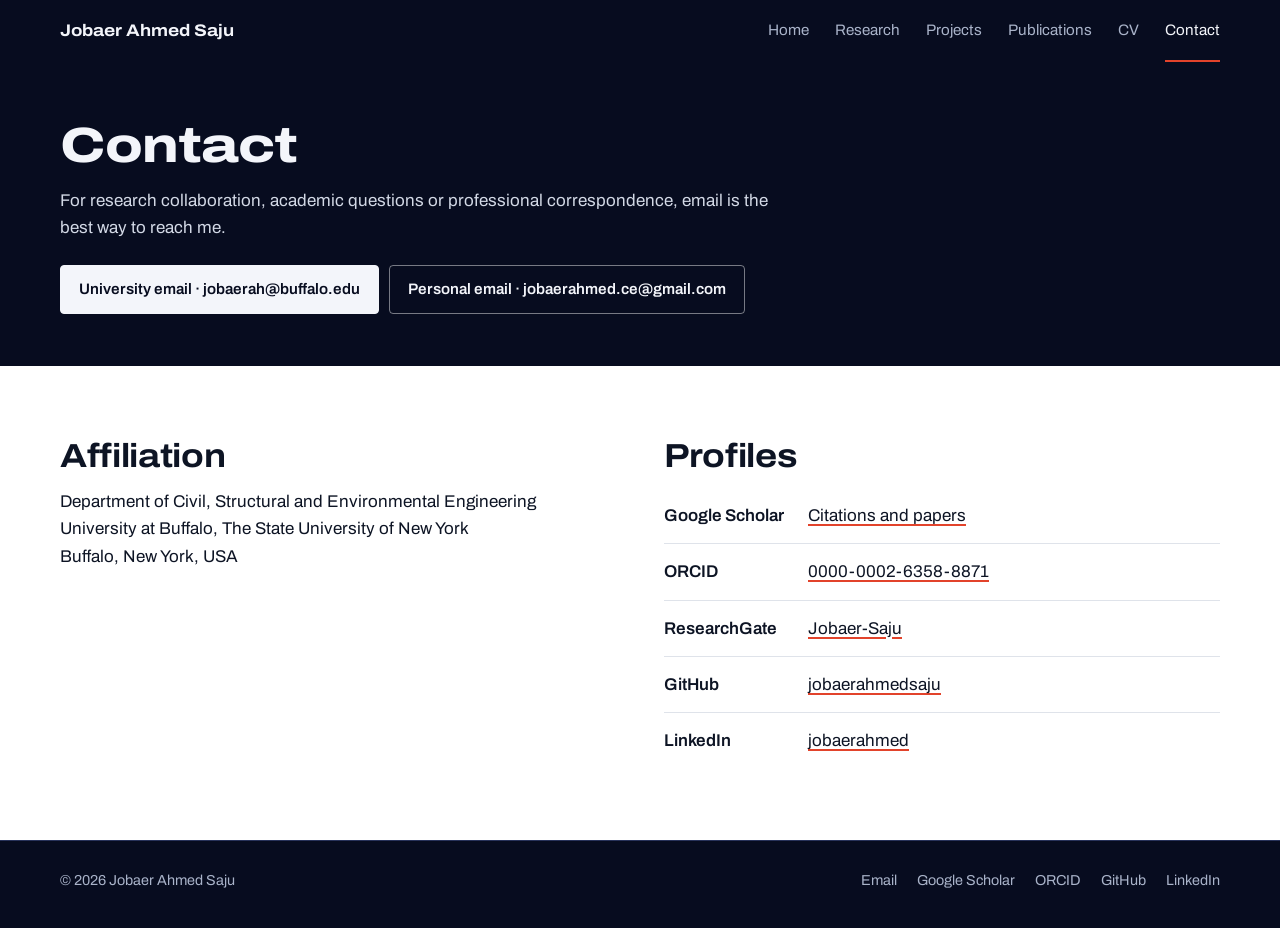
<file: contact.html>
<!doctype html>
<html lang="en">
<head>
  <meta charset="utf-8">
  <meta name="viewport" content="width=device-width, initial-scale=1">
  <meta name="description" content="Contact and academic profiles for Jobaer Ahmed Saju.">
  <title>Contact | Jobaer Ahmed Saju</title>
  <link rel="canonical" href="https://jasaju.com/contact.html">
  <meta name="theme-color" content="#070c1f">
  <meta property="og:type" content="website">
  <meta property="og:url" content="https://jasaju.com/contact.html">
  <meta property="og:title" content="Contact | Jobaer Ahmed Saju">
  <link rel="stylesheet" href="assets/css/style.css?v=20261116b">
</head>
<body>
<a class="skip-link" href="#main-content">Skip to content</a>
<header class="site-header">
  <div class="container nav-wrap">
    <a class="brand" href="index.html" aria-label="Home"><span class="brand-copy"><strong>Jobaer Ahmed Saju</strong></span></a>
    <button class="menu-btn" type="button" aria-label="Open navigation" aria-controls="primary-navigation" aria-expanded="false">☰</button>
    <nav class="nav-links" id="primary-navigation" aria-label="Primary navigation">
      <a href="index.html">Home</a><a href="research.html">Research</a><a href="projects.html">Projects</a><a href="publications.html">Publications</a><a href="cv.html">CV</a><a href="contact.html">Contact</a>
    </nav>
  </div>
</header>

<main id="main-content">
<section class="page-hero"><div class="container">
  <h1 class="page-title">Contact</h1>
  <p>For research collaboration, academic questions or professional correspondence, email is the best way to reach me.</p>
  <div class="hero-buttons"><a class="btn primary" href="mailto:jobaerah@buffalo.edu">University email · jobaerah@buffalo.edu</a><a class="btn" href="mailto:jobaerahmed.ce@gmail.com">Personal email · jobaerahmed.ce@gmail.com</a></div>
</div></section>
<section class="section"><div class="container contact-grid">
  <div><h2 class="section-title">Affiliation</h2><p>Department of Civil, Structural and Environmental Engineering<br>University at Buffalo, The State University of New York<br>Buffalo, New York, USA</p></div>
  <div><h2 class="section-title">Profiles</h2>
    <div class="contact-row"><strong>Google Scholar</strong><a href="https://scholar.google.com/citations?user=4zlqLX0AAAAJ" target="_blank" rel="noopener">Citations and papers</a></div>
    <div class="contact-row"><strong>ORCID</strong><a href="https://orcid.org/0000-0002-6358-8871" target="_blank" rel="noopener">0000-0002-6358-8871</a></div>
    <div class="contact-row"><strong>ResearchGate</strong><a href="https://www.researchgate.net/profile/Jobaer-Saju" target="_blank" rel="noopener">Jobaer-Saju</a></div>
    <div class="contact-row"><strong>GitHub</strong><a href="https://github.com/jobaerahmedsaju" target="_blank" rel="noopener">jobaerahmedsaju</a></div>
    <div class="contact-row"><strong>LinkedIn</strong><a href="https://www.linkedin.com/in/jobaerahmed/" target="_blank" rel="noopener">jobaerahmed</a></div>
  </div>
</div></section>
</main>
<footer class="footer"><div class="container footer-wrap"><div>© <span data-year></span> Jobaer Ahmed Saju</div><div class="footer-links"><a href="mailto:jobaerahmed.ce@gmail.com">Email</a><a href="https://scholar.google.com/citations?user=4zlqLX0AAAAJ" target="_blank" rel="noopener">Google Scholar</a><a href="https://orcid.org/0000-0002-6358-8871" target="_blank" rel="noopener">ORCID</a><a href="https://github.com/jobaerahmedsaju" target="_blank" rel="noopener">GitHub</a><a href="https://www.linkedin.com/in/jobaerahmed/" target="_blank" rel="noopener">LinkedIn</a></div></div></footer>
<script src="assets/js/main.js?v=20261116b"></script>
</body>
</html>
</file>
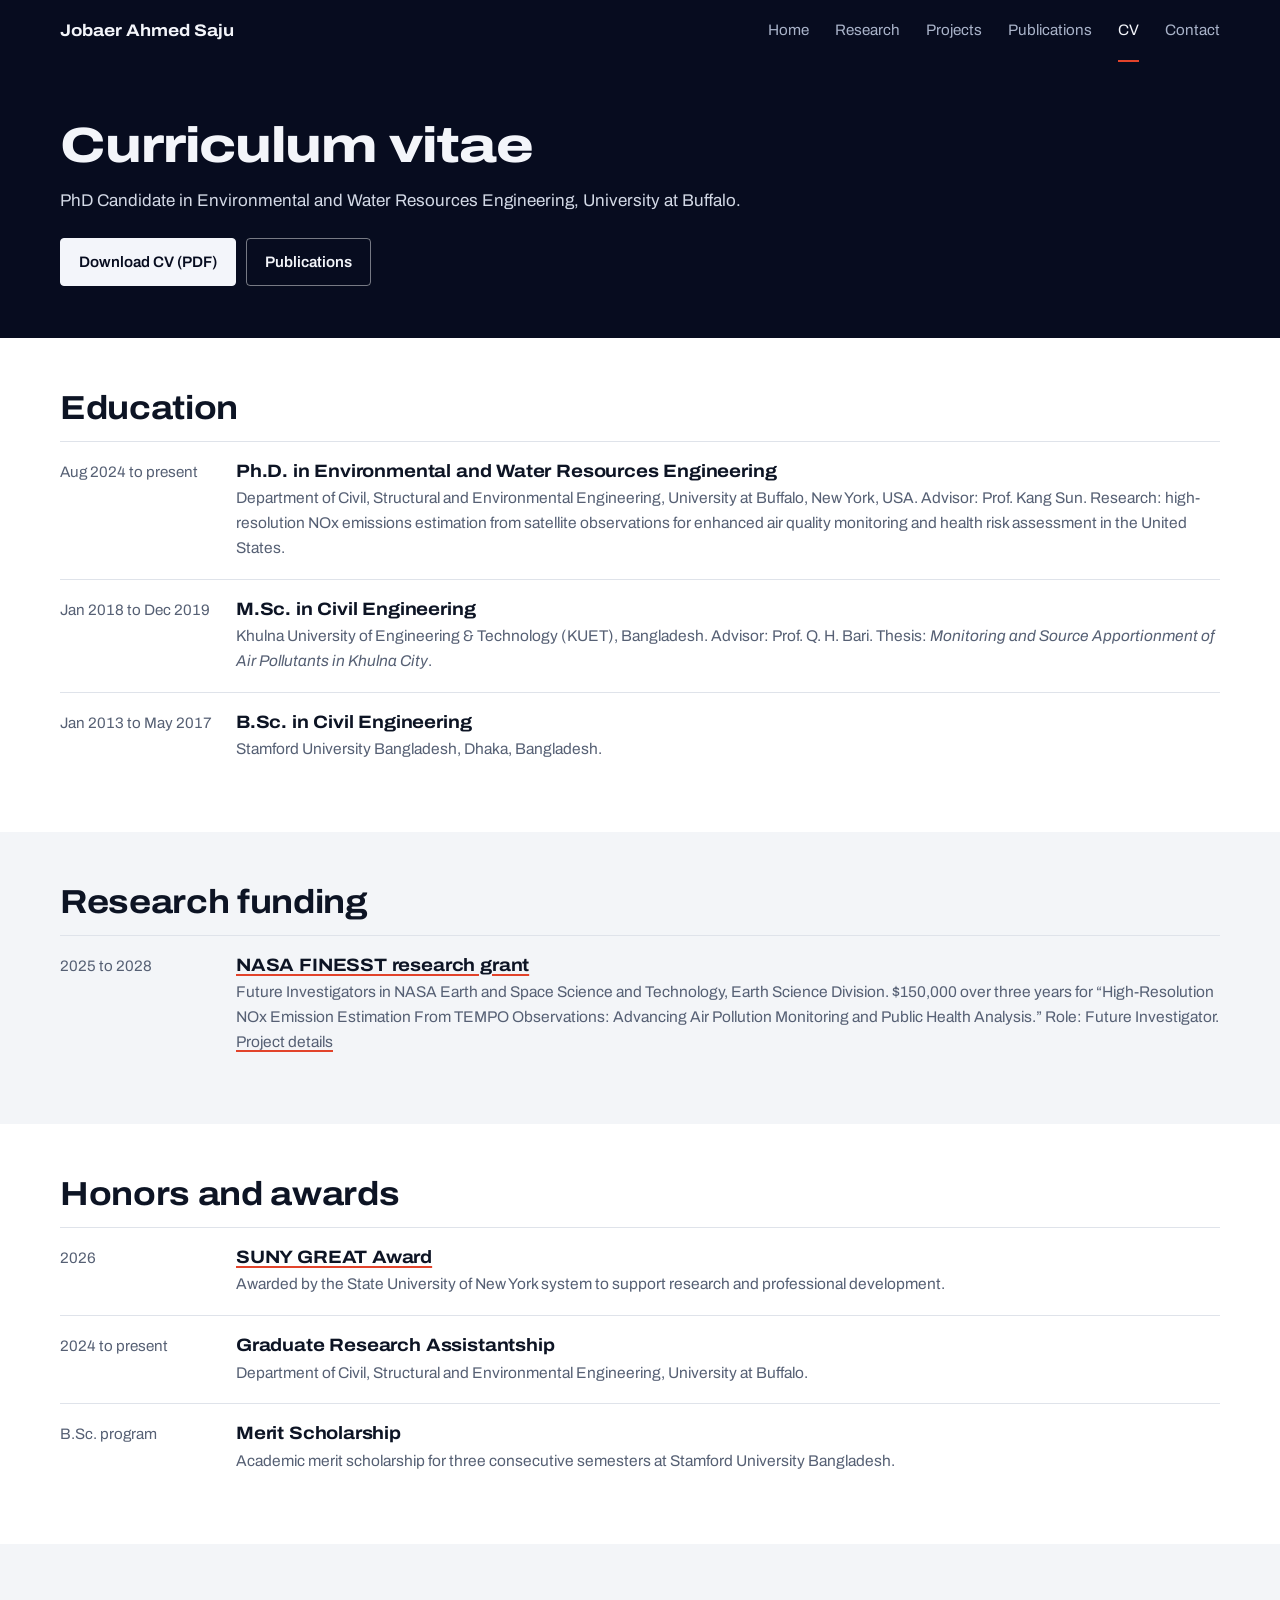
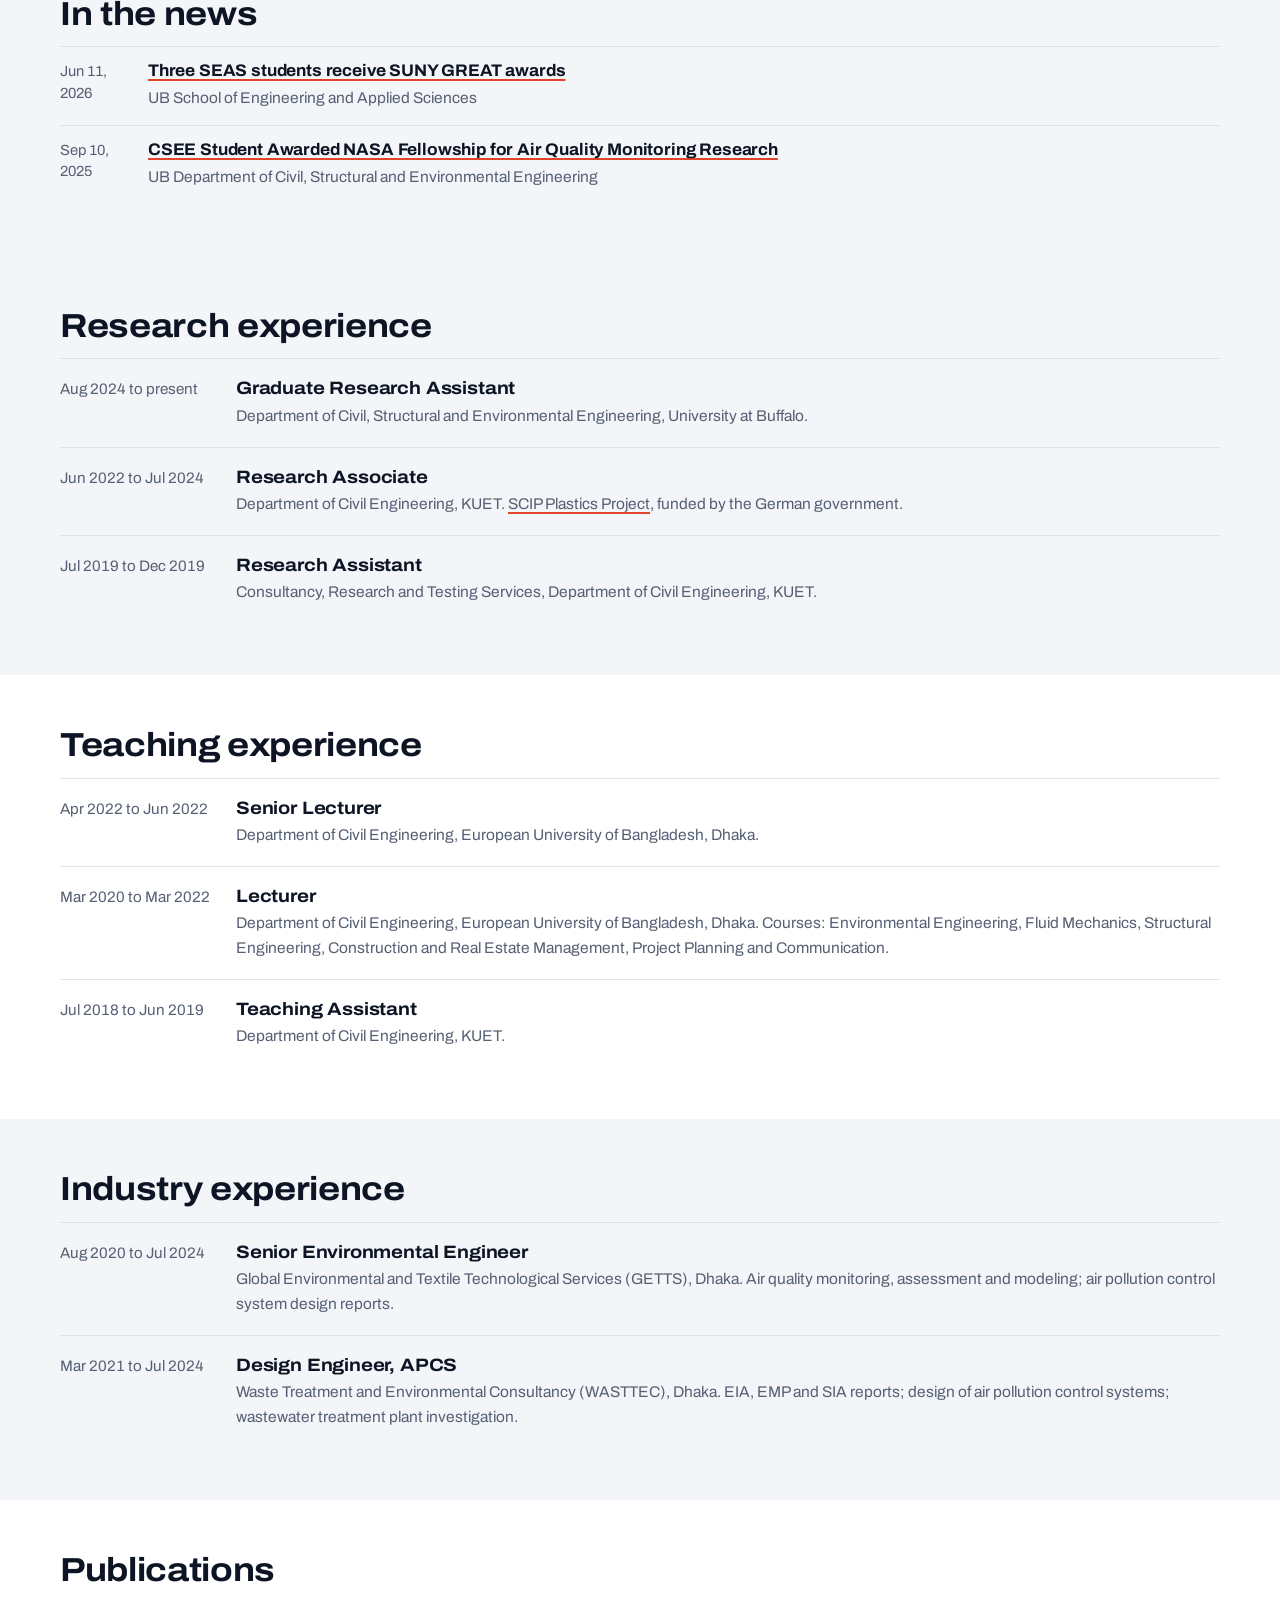
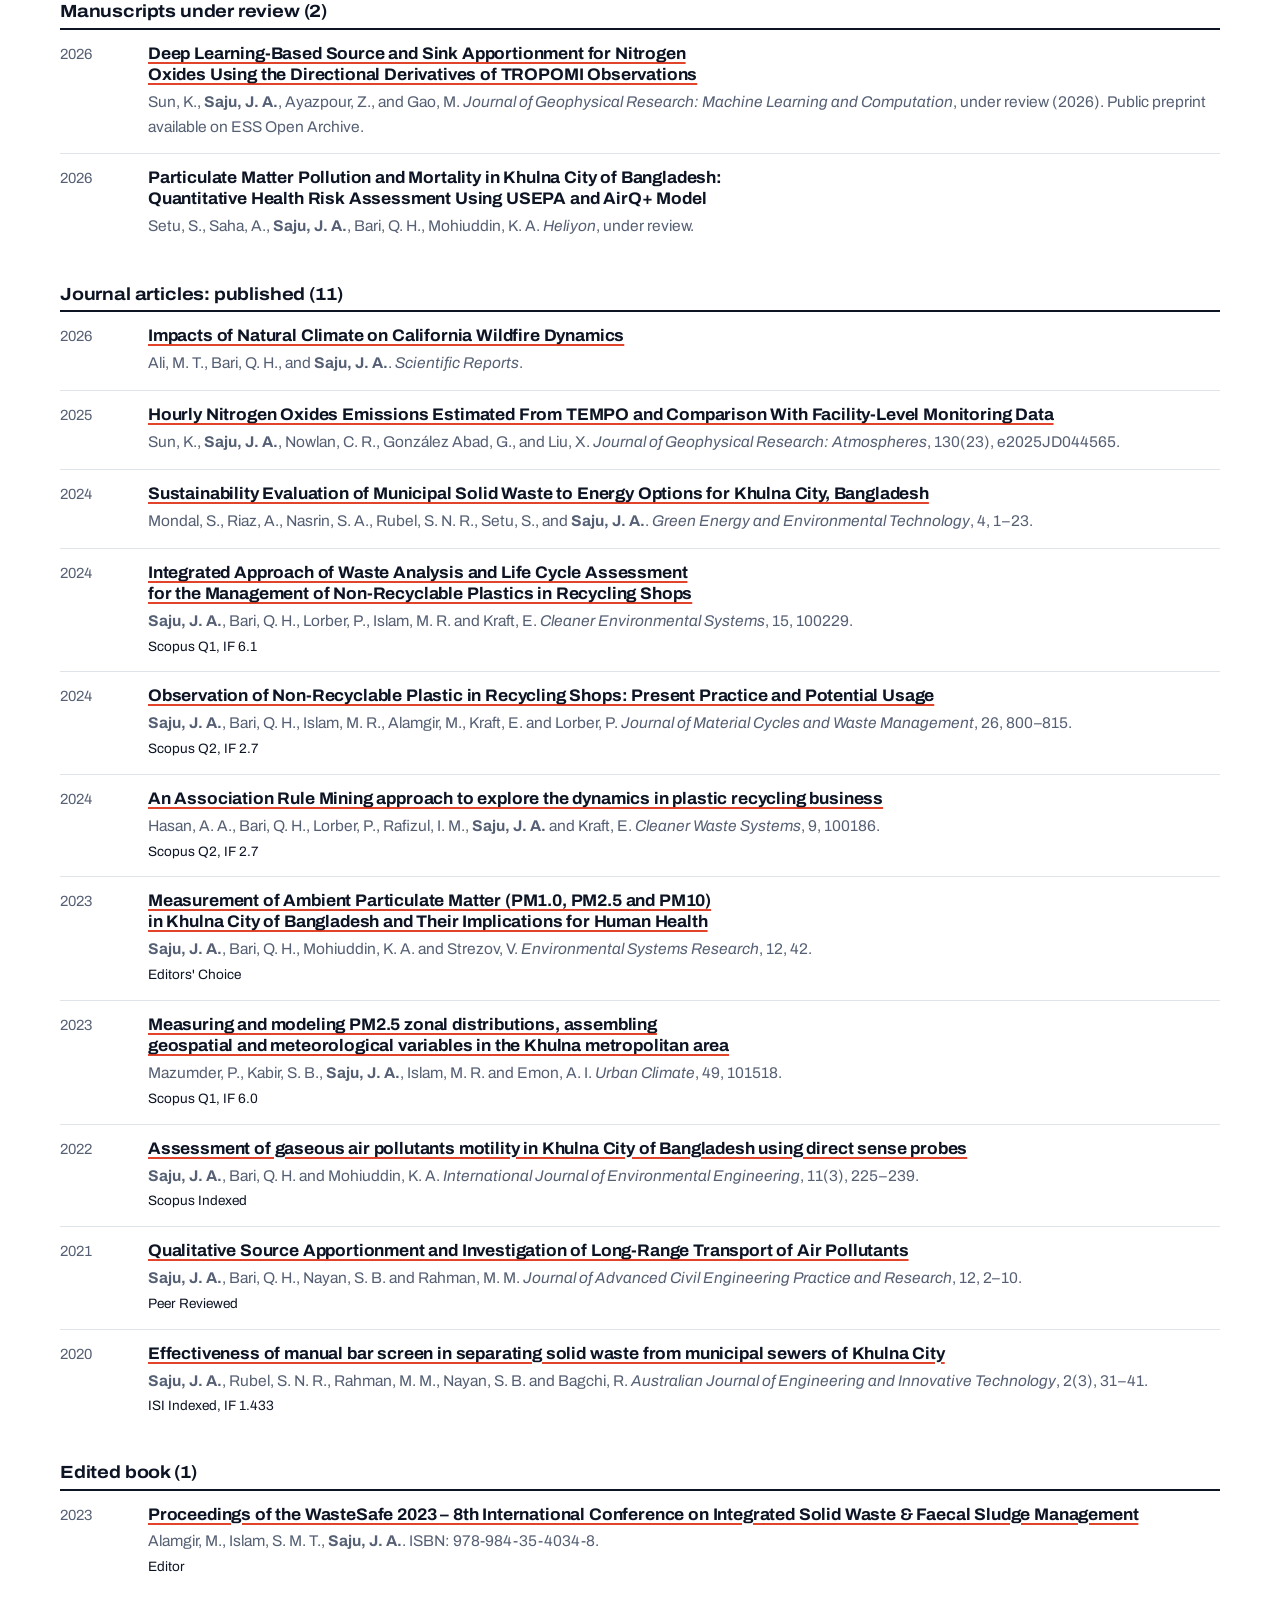
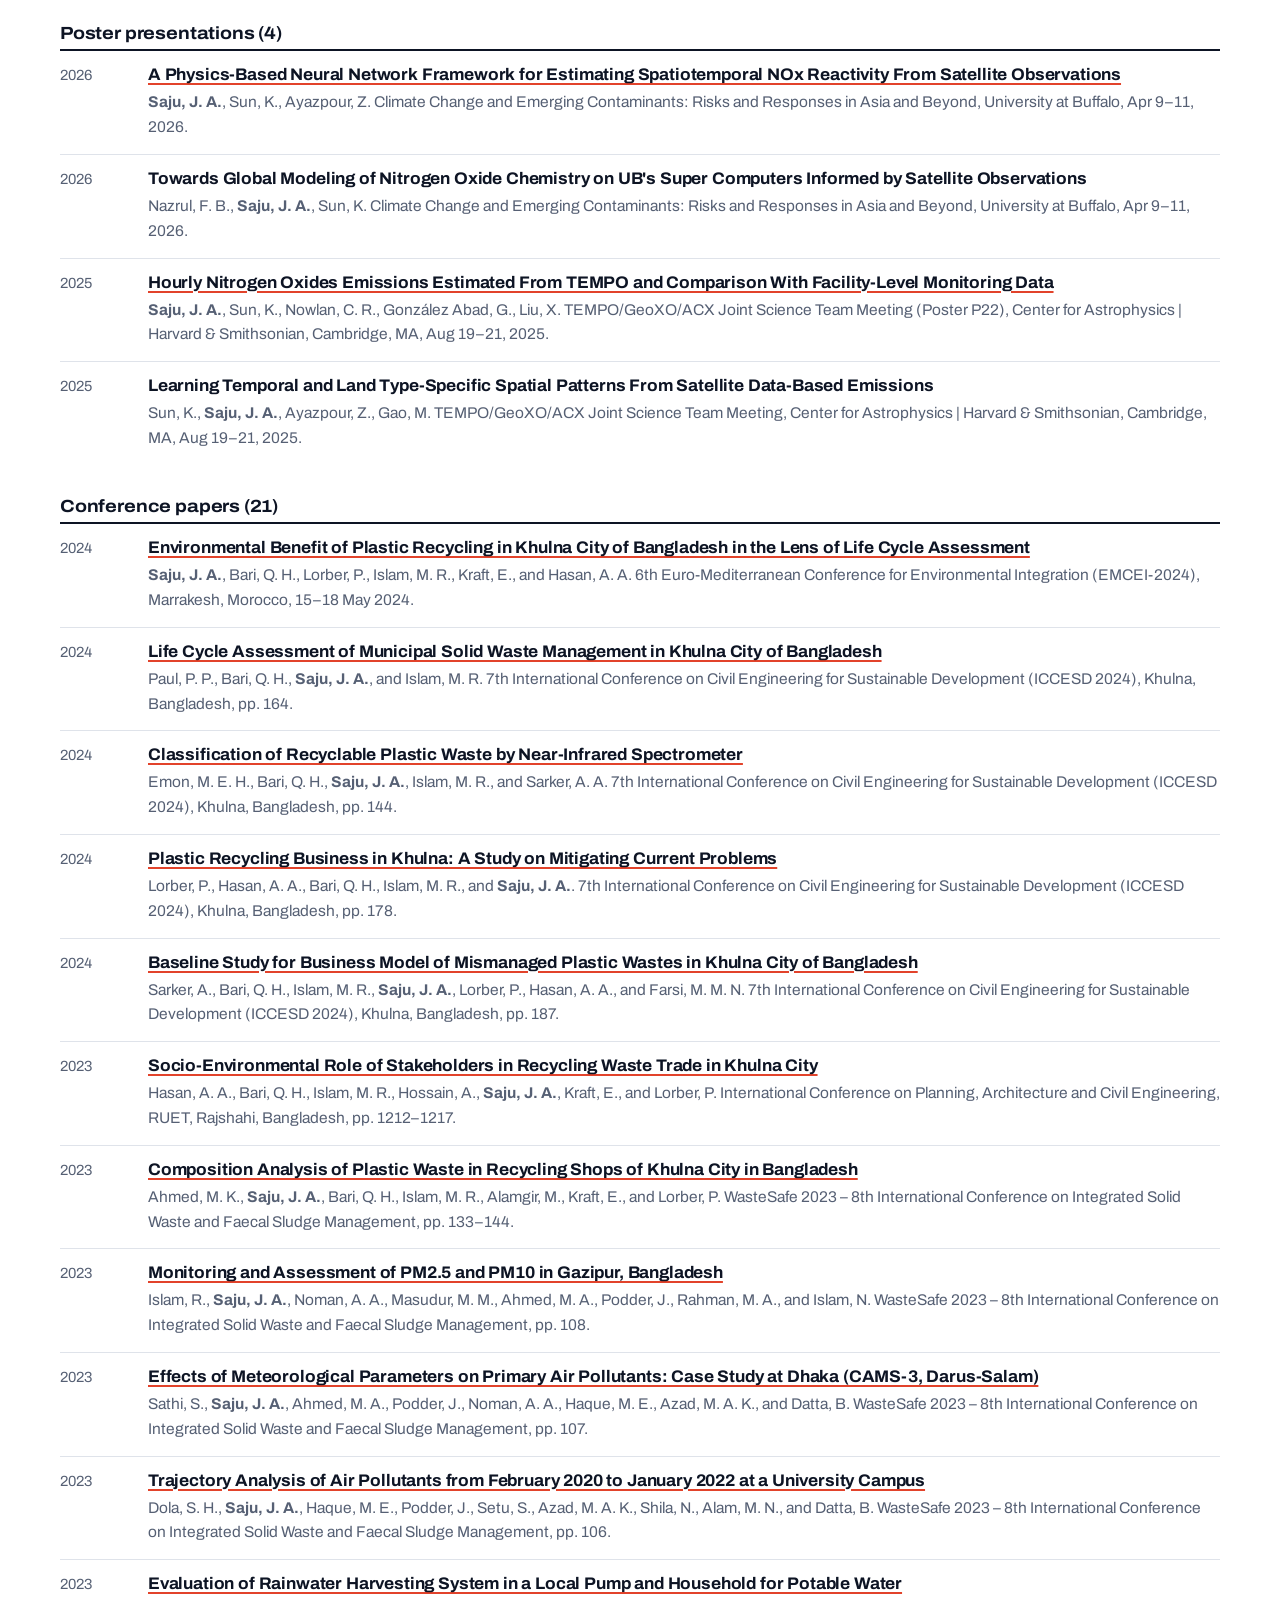
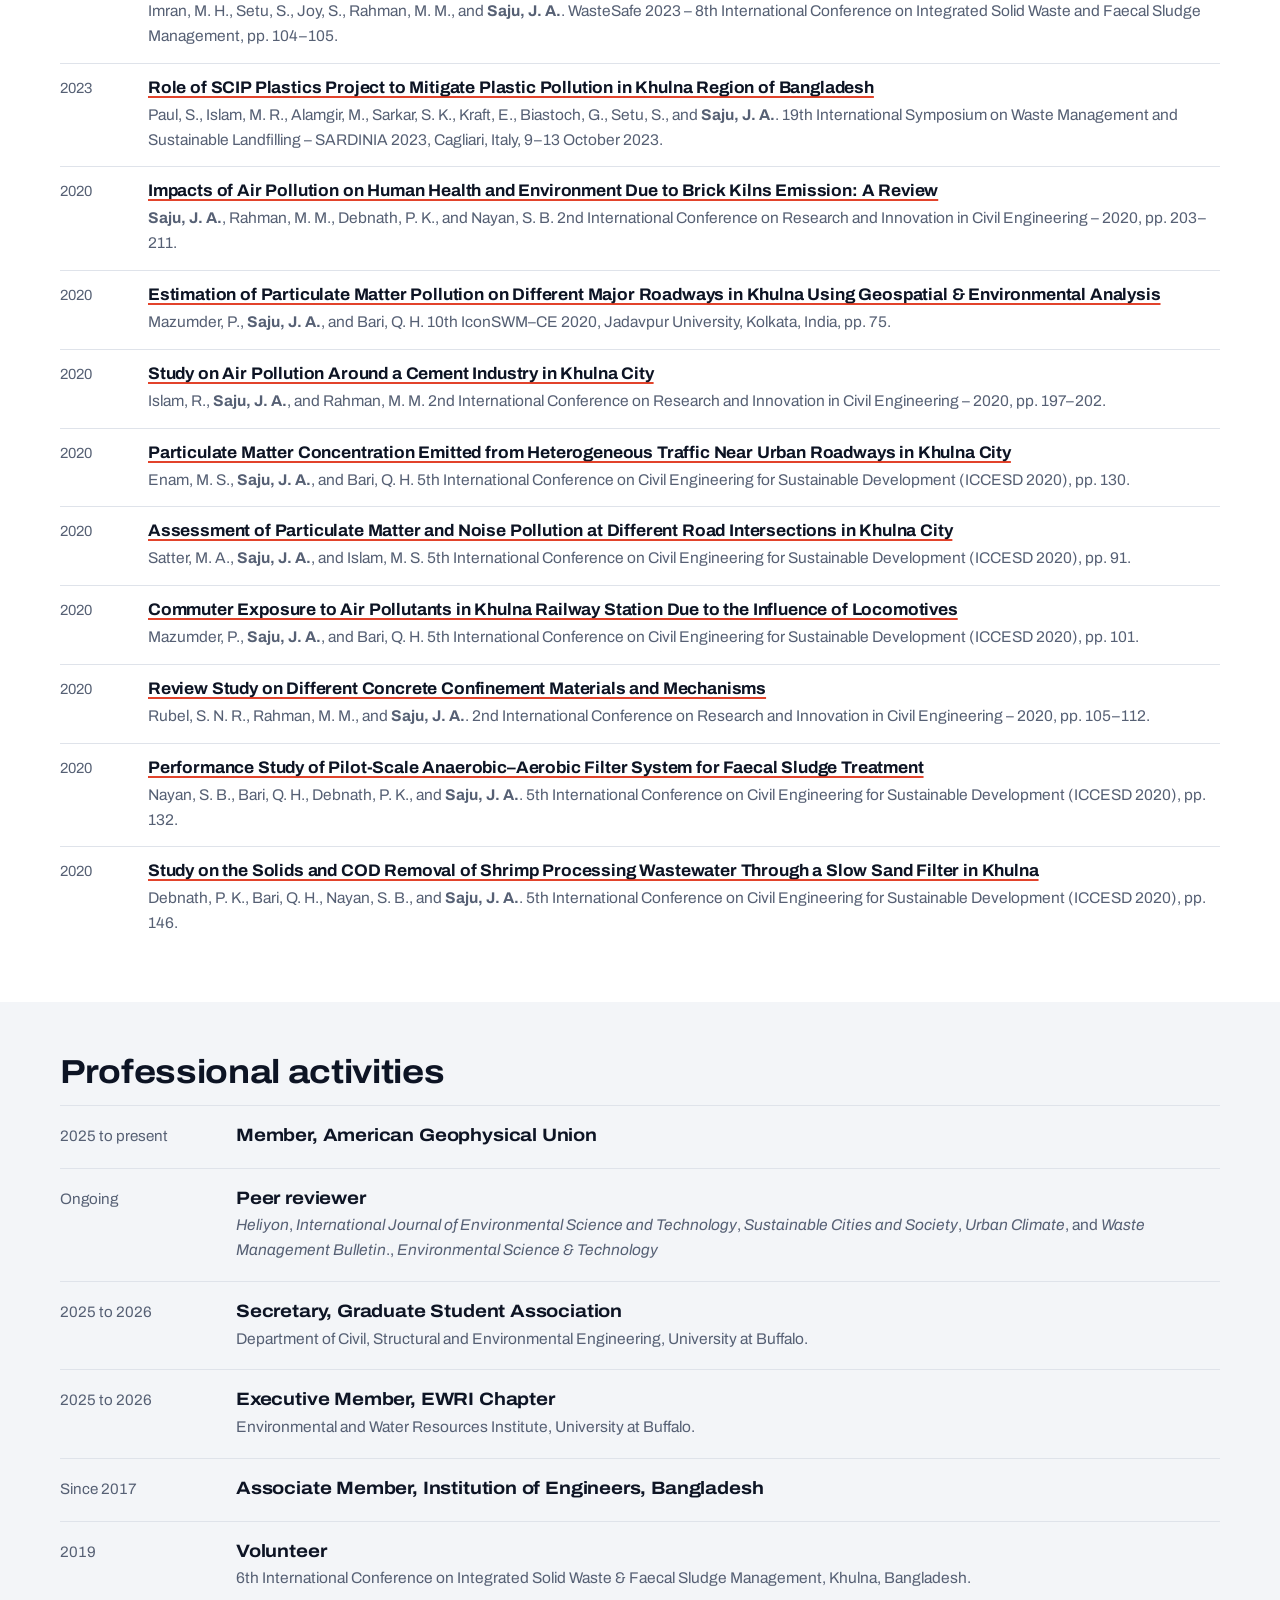
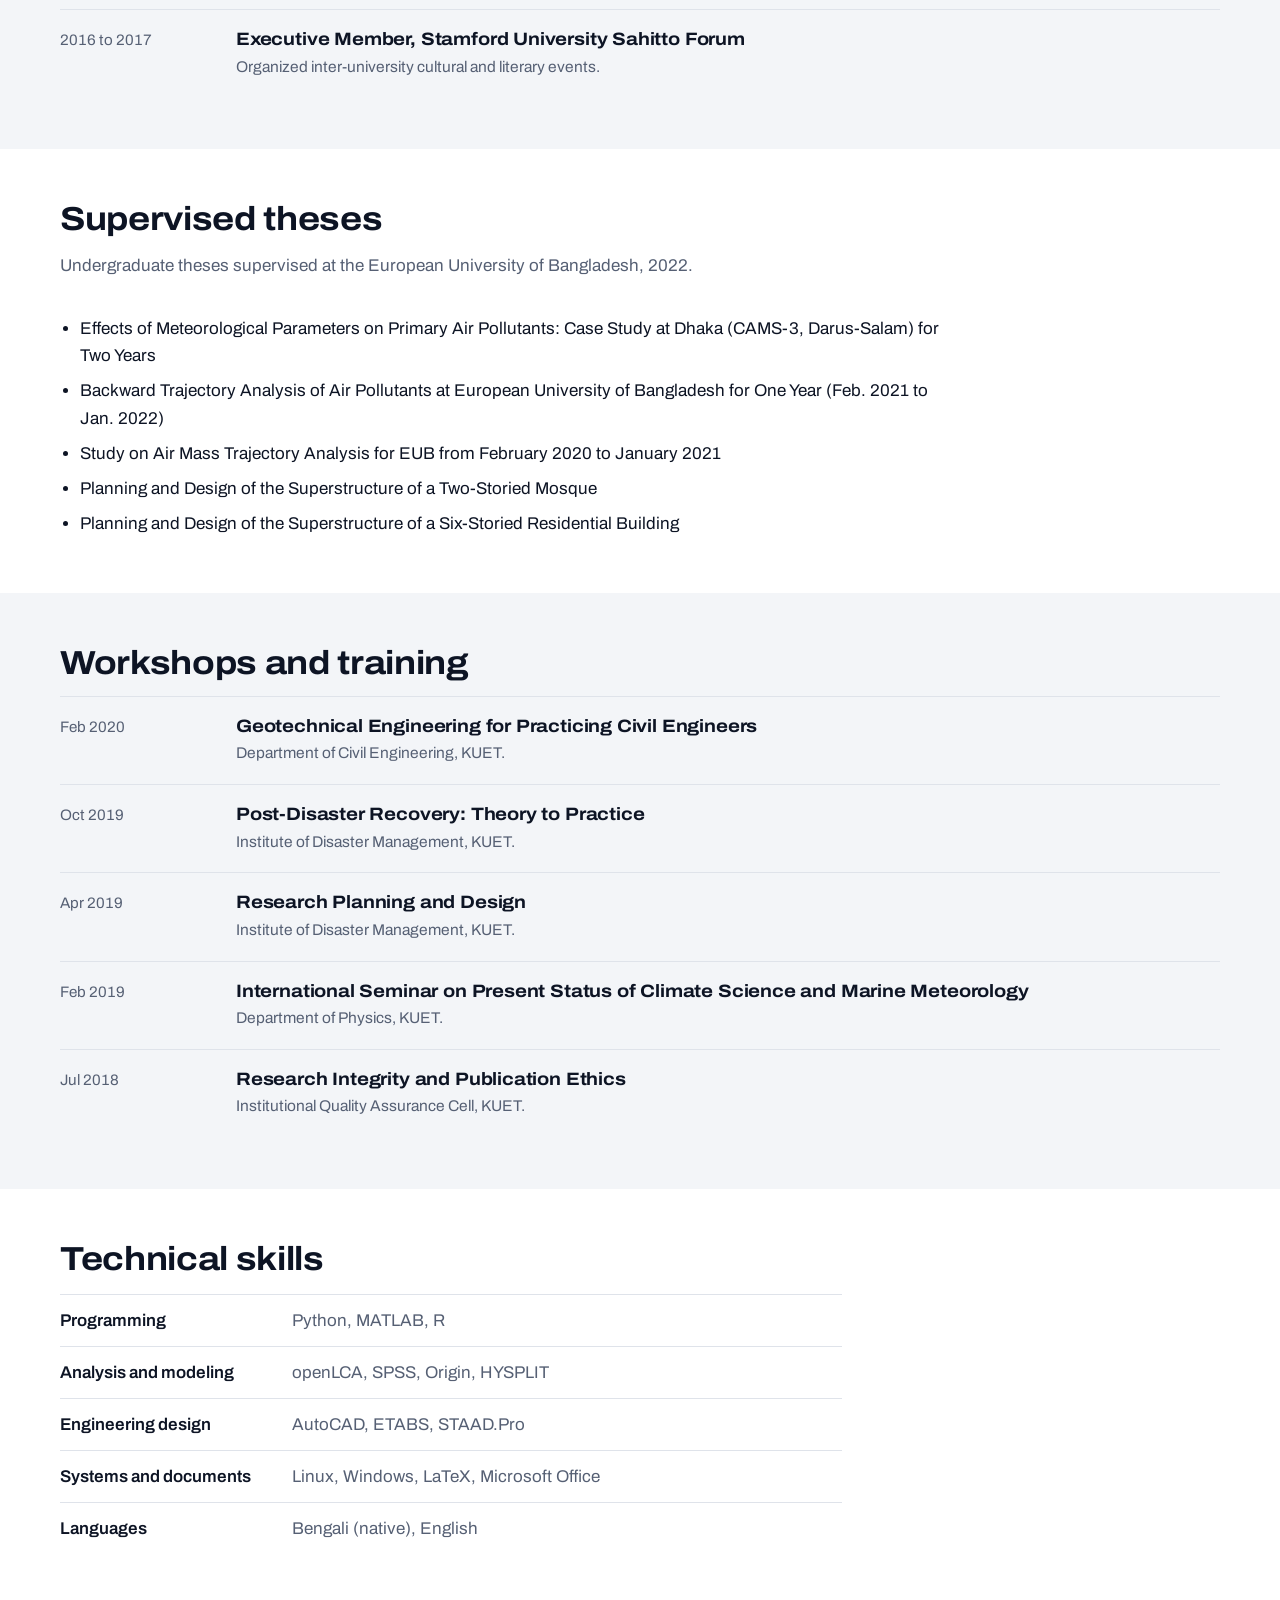
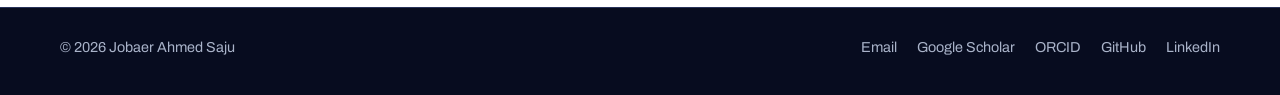
<file: cv.html>
<!DOCTYPE html>

<html lang="en">
<head>
<meta charset="utf-8"/>
<meta content="width=device-width, initial-scale=1" name="viewport"/>
<meta content="Curriculum vitae of Jobaer Ahmed Saju." name="description"/>
<title>CV | Jobaer Ahmed Saju</title>
<link href="https://jasaju.com/cv.html" rel="canonical"/>
<meta content="#070c1f" name="theme-color"/>
<meta content="website" property="og:type"/>
<meta content="https://jasaju.com/cv.html" property="og:url"/>
<meta content="CV | Jobaer Ahmed Saju" property="og:title"/>
<link href="assets/css/style.css?v=20261116b" rel="stylesheet"/>
</head>
<body>
<a class="skip-link" href="#main-content">Skip to content</a>
<header class="site-header">
<div class="container nav-wrap">
<a aria-label="Home" class="brand" href="index.html"><span class="brand-copy"><strong>Jobaer Ahmed Saju</strong></span></a>
<button aria-controls="primary-navigation" aria-expanded="false" aria-label="Open navigation" class="menu-btn" type="button">☰</button>
<nav aria-label="Primary navigation" class="nav-links" id="primary-navigation">
<a href="index.html">Home</a><a href="research.html">Research</a><a href="projects.html">Projects</a><a href="publications.html">Publications</a><a href="cv.html">CV</a><a href="contact.html">Contact</a>
</nav>
</div>
</header>
<main id="main-content">
<section class="page-hero"><div class="container">
<h1 class="page-title">Curriculum vitae</h1>
<p>PhD Candidate in Environmental and Water Resources Engineering, University at Buffalo.</p>
<div class="hero-buttons"><a class="btn primary" href="Jobaer_Ahmed_Saju_CV.pdf" rel="noopener" target="_blank">Download CV (PDF)</a><a class="btn secondary" href="publications.html">Publications</a></div>
</div></section>
<section class="section cv-section"><div class="container"><h2 class="section-title">Education</h2><div class="timeline"><div class="timeline-item"><div class="when">Aug 2024 to present</div><h3>Ph.D. in Environmental and Water Resources Engineering</h3><p>Department of Civil, Structural and Environmental Engineering, University at Buffalo, New York, USA. Advisor: Prof. Kang Sun. Research: high-resolution NOx emissions estimation from satellite observations for enhanced air quality monitoring and health risk assessment in the United States.</p></div><div class="timeline-item"><div class="when">Jan 2018 to Dec 2019</div><h3>M.Sc. in Civil Engineering</h3><p>Khulna University of Engineering &amp; Technology (KUET), Bangladesh. Advisor: Prof. Q. H. Bari. Thesis: <em>Monitoring and Source Apportionment of Air Pollutants in Khulna City</em>.</p></div><div class="timeline-item"><div class="when">Jan 2013 to May 2017</div><h3>B.Sc. in Civil Engineering</h3><p>Stamford University Bangladesh, Dhaka, Bangladesh.</p></div></div></div></section>
<section class="section cv-section alt" id="funding"><div class="container"><h2 class="section-title">Research funding</h2><div class="timeline"><div class="timeline-item"><div class="when">2025 to 2028</div><h3><a href="https://nspires.nasaprs.com/external/viewrepositorydocument/cmdocumentid=1086145/solicitationId=%7B2AAB44BB-6DFB-C42E-315A-DC2D70683A9D%7D/viewSolicitationDocument=1/FINESST-24%20Earth%20Science%20Division%20Selections%20July%208,%202025.pdf" rel="noopener" target="_blank">NASA FINESST research grant</a></h3><p>Future Investigators in NASA Earth and Space Science and Technology, Earth Science Division. $150,000 over three years for “High-Resolution NOx Emission Estimation From TEMPO Observations: Advancing Air Pollution Monitoring and Public Health Analysis.” Role: Future Investigator. <a href="projects.html#finesst">Project details</a></p></div></div></div></section>
<section class="section cv-section"><div class="container"><h2 class="section-title">Honors and awards</h2><div class="timeline"><div class="timeline-item"><div class="when">2026</div><h3><a href="https://www.suny.edu/sunygreat/2026/" rel="noopener" target="_blank">SUNY GREAT Award</a></h3><p>Awarded by the State University of New York system to support research and professional development.</p></div><div class="timeline-item"><div class="when">2024 to present</div><h3>Graduate Research Assistantship</h3><p>Department of Civil, Structural and Environmental Engineering, University at Buffalo.</p></div><div class="timeline-item"><div class="when">B.Sc. program</div><h3>Merit Scholarship</h3><p>Academic merit scholarship for three consecutive semesters at Stamford University Bangladesh.</p></div></div></div></section>
<section class="section cv-section alt" id="news"><div class="container"><h2 class="section-title">In the news</h2><ul class="paper-list"><li><span class="kind">Jun 11, 2026</span><div><h3><a href="https://www.buffalo.edu/shared-facilities-equip/news.host.html/content/shared/engineering/home/articles/news-articles/three-seas-students-receive-suny-great-awards.detail.html" rel="noopener" target="_blank">Three SEAS students receive SUNY GREAT awards</a></h3><p>UB School of Engineering and Applied Sciences</p></div></li><li><span class="kind">Sep 10, 2025</span><div><h3><a href="https://engineering.buffalo.edu/engineering-education/news-events/latest_news.host.html/content/shared/engineering/home/articles/news-articles/2025/csee-student-awarded-nasa-fellowship-for-air-quality-monitoring-.detail.html" rel="noopener" target="_blank">CSEE Student Awarded NASA Fellowship for Air Quality Monitoring Research</a></h3><p>UB Department of Civil, Structural and Environmental Engineering</p></div></li></ul></div></section>
<section class="section cv-section alt"><div class="container"><h2 class="section-title">Research experience</h2><div class="timeline"><div class="timeline-item"><div class="when">Aug 2024 to present</div><h3>Graduate Research Assistant</h3><p>Department of Civil, Structural and Environmental Engineering, University at Buffalo.</p></div><div class="timeline-item"><div class="when">Jun 2022 to Jul 2024</div><h3>Research Associate</h3><p>Department of Civil Engineering, KUET. <a href="projects.html#scip">SCIP Plastics Project</a>, funded by the German government.</p></div><div class="timeline-item"><div class="when">Jul 2019 to Dec 2019</div><h3>Research Assistant</h3><p>Consultancy, Research and Testing Services, Department of Civil Engineering, KUET.</p></div></div></div></section>
<section class="section cv-section"><div class="container"><h2 class="section-title">Teaching experience</h2><div class="timeline"><div class="timeline-item"><div class="when">Apr 2022 to Jun 2022</div><h3>Senior Lecturer</h3><p>Department of Civil Engineering, European University of Bangladesh, Dhaka.</p></div><div class="timeline-item"><div class="when">Mar 2020 to Mar 2022</div><h3>Lecturer</h3><p>Department of Civil Engineering, European University of Bangladesh, Dhaka. Courses: Environmental Engineering, Fluid Mechanics, Structural Engineering, Construction and Real Estate Management, Project Planning and Communication.</p></div><div class="timeline-item"><div class="when">Jul 2018 to Jun 2019</div><h3>Teaching Assistant</h3><p>Department of Civil Engineering, KUET.</p></div></div></div></section>
<section class="section cv-section alt"><div class="container"><h2 class="section-title">Industry experience</h2><div class="timeline"><div class="timeline-item"><div class="when">Aug 2020 to Jul 2024</div><h3>Senior Environmental Engineer</h3><p>Global Environmental and Textile Technological Services (GETTS), Dhaka. Air quality monitoring, assessment and modeling; air pollution control system design reports.</p></div><div class="timeline-item"><div class="when">Mar 2021 to Jul 2024</div><h3>Design Engineer, APCS</h3><p>Waste Treatment and Environmental Consultancy (WASTTEC), Dhaka. EIA, EMP and SIA reports; design of air pollution control systems; wastewater treatment plant investigation.</p></div></div></div></section>
<section class="section cv-section"><div class="container"><h2 class="section-title">Publications</h2><h3 class="cv-sub">Manuscripts under review (2)</h3><ul class="paper-list"><li><span class="kind">2026</span><div><h3><a href="https://essopenarchive.org/doi/abs/10.22541/essoar.15010397/v2" rel="noopener" target="_blank">Deep Learning-Based Source and Sink Apportionment for Nitrogen Oxides Using the Directional Derivatives of TROPOMI Observations</a></h3><p>Sun, K., <strong>Saju, J. A.</strong>, Ayazpour, Z., and Gao, M. <em>Journal of Geophysical Research: Machine Learning and Computation</em>, under review (2026). Public preprint available on ESS Open Archive.</p></div></li><li><span class="kind">2026</span><div><h3>Particulate Matter Pollution and Mortality in Khulna City of Bangladesh: Quantitative Health Risk Assessment Using USEPA and AirQ+ Model</h3><p>Setu, S., Saha, A., <strong>Saju, J. A.</strong>, Bari, Q. H., Mohiuddin, K. A. <em>Heliyon</em>, under review.</p></div></li></ul><h3 class="cv-sub">Journal articles: published (11)</h3><ul class="paper-list"><li><span class="kind">2026</span><div><h3><a href="https://doi.org/10.1038/s41598-026-59766-3" rel="noopener" target="_blank">Impacts of Natural Climate on California Wildfire Dynamics</a></h3><p>Ali, M. T., Bari, Q. H., and <strong>Saju, J. A.</strong>. <em>Scientific Reports</em>.</p></div></li><li><span class="kind">2025</span><div><h3><a href="https://doi.org/10.1029/2025JD044565" rel="noopener" target="_blank">Hourly Nitrogen Oxides Emissions Estimated From TEMPO and Comparison With Facility-Level Monitoring Data</a></h3><p>Sun, K., <strong>Saju, J. A.</strong>, Nowlan, C. R., González Abad, G., and Liu, X. <em>Journal of Geophysical Research: Atmospheres</em>, 130(23), e2025JD044565.</p></div></li><li><span class="kind">2024</span><div><h3><a href="https://doi.org/10.5772/geet20250073" rel="noopener" target="_blank">Sustainability Evaluation of Municipal Solid Waste to Energy Options for Khulna City, Bangladesh</a></h3><p>Mondal, S., Riaz, A., Nasrin, S. A., Rubel, S. N. R., Setu, S., and <strong>Saju, J. A.</strong>. <em>Green Energy and Environmental Technology</em>, 4, 1–23.</p></div></li><li><span class="kind">2024</span><div><h3><a href="https://doi.org/10.1016/j.cesys.2024.100229" rel="noopener" target="_blank">Integrated Approach of Waste Analysis and Life Cycle Assessment for the Management of Non-Recyclable Plastics in Recycling Shops</a></h3><p><strong>Saju, J. A.</strong>, Bari, Q. H., Lorber, P., Islam, M. R. and Kraft, E. <em>Cleaner Environmental Systems</em>, 15, 100229. <span class="note">Scopus Q1, IF 6.1</span></p></div></li><li><span class="kind">2024</span><div><h3><a href="https://doi.org/10.1007/s10163-023-01880-9" rel="noopener" target="_blank">Observation of Non-Recyclable Plastic in Recycling Shops: Present Practice and Potential Usage</a></h3><p><strong>Saju, J. A.</strong>, Bari, Q. H., Islam, M. R., Alamgir, M., Kraft, E. and Lorber, P. <em>Journal of Material Cycles and Waste Management</em>, 26, 800–815. <span class="note">Scopus Q2, IF 2.7</span></p></div></li><li><span class="kind">2024</span><div><h3><a href="https://doi.org/10.1016/j.clwas.2024.100186" rel="noopener" target="_blank">An Association Rule Mining approach to explore the dynamics in plastic recycling business</a></h3><p>Hasan, A. A., Bari, Q. H., Lorber, P., Rafizul, I. M., <strong>Saju, J. A.</strong> and Kraft, E. <em>Cleaner Waste Systems</em>, 9, 100186. <span class="note">Scopus Q2, IF 2.7</span></p></div></li><li><span class="kind">2023</span><div><h3><a href="https://doi.org/10.1186/s40068-023-00327-2" rel="noopener" target="_blank">Measurement of Ambient Particulate Matter (PM1.0, PM2.5 and PM10) in Khulna City of Bangladesh and Their Implications for Human Health</a></h3><p><strong>Saju, J. A.</strong>, Bari, Q. H., Mohiuddin, K. A. and Strezov, V. <em>Environmental Systems Research</em>, 12, 42. <span class="note">Editors' Choice</span></p></div></li><li><span class="kind">2023</span><div><h3><a href="https://doi.org/10.1016/j.uclim.2023.101518" rel="noopener" target="_blank">Measuring and modeling PM2.5 zonal distributions, assembling geospatial and meteorological variables in the Khulna metropolitan area</a></h3><p>Mazumder, P., Kabir, S. B., <strong>Saju, J. A.</strong>, Islam, M. R. and Emon, A. I. <em>Urban Climate</em>, 49, 101518. <span class="note">Scopus Q1, IF 6.0</span></p></div></li><li><span class="kind">2022</span><div><h3><a href="https://doi.org/10.1504/IJEE.2022.124619" rel="noopener" target="_blank">Assessment of gaseous air pollutants motility in Khulna City of Bangladesh using direct sense probes</a></h3><p><strong>Saju, J. A.</strong>, Bari, Q. H. and Mohiuddin, K. A. <em>International Journal of Environmental Engineering</em>, 11(3), 225–239. <span class="note">Scopus Indexed</span></p></div></li><li><span class="kind">2021</span><div><h3><a href="https://www.researchgate.net/publication/355187980_Qualitative_source_apportionment_and_long-range_transport_of_air_pollutants" rel="noopener" target="_blank">Qualitative Source Apportionment and Investigation of Long-Range Transport of Air Pollutants</a></h3><p><strong>Saju, J. A.</strong>, Bari, Q. H., Nayan, S. B. and Rahman, M. M. <em>Journal of Advanced Civil Engineering Practice and Research</em>, 12, 2–10. <span class="note">Peer Reviewed</span></p></div></li><li><span class="kind">2020</span><div><h3><a href="https://doi.org/10.34104/ajeit.020.031041" rel="noopener" target="_blank">Effectiveness of manual bar screen in separating solid waste from municipal sewers of Khulna City</a></h3><p><strong>Saju, J. A.</strong>, Rubel, S. N. R., Rahman, M. M., Nayan, S. B. and Bagchi, R. <em>Australian Journal of Engineering and Innovative Technology</em>, 2(3), 31–41. <span class="note">ISI Indexed, IF 1.433</span></p></div></li></ul><h3 class="cv-sub">Edited book (1)</h3><ul class="paper-list"><li><span class="kind">2023</span><div><h3><a href="https://wastesafe.info/" rel="noopener" target="_blank">Proceedings of the WasteSafe 2023 – 8th International Conference on Integrated Solid Waste &amp; Faecal Sludge Management</a></h3><p>Alamgir, M., Islam, S. M. T., <strong>Saju, J. A.</strong>. ISBN: 978-984-35-4034-8. <span class="note">Editor</span></p></div></li></ul><h3 class="cv-sub">Poster presentations (4)</h3><ul class="paper-list"><li><span class="kind">2026</span><div><h3><a href="https://docs.google.com/presentation/d/1WOOv6DUfbjmxuutYGigrh80rydXrR9cXjiz9YnxRkwY/edit?usp=sharing" rel="noopener" target="_blank">A Physics-Based Neural Network Framework for Estimating Spatiotemporal NOx Reactivity From Satellite Observations</a></h3><p><strong>Saju, J. A.</strong>, Sun, K., Ayazpour, Z. Climate Change and Emerging Contaminants: Risks and Responses in Asia and Beyond, University at Buffalo, Apr 9–11, 2026.</p></div></li><li><span class="kind">2026</span><div><h3>Towards Global Modeling of Nitrogen Oxide Chemistry on UB's Super Computers Informed by Satellite Observations</h3><p>Nazrul, F. B., <strong>Saju, J. A.</strong>, Sun, K. Climate Change and Emerging Contaminants: Risks and Responses in Asia and Beyond, University at Buffalo, Apr 9–11, 2026.</p></div></li><li><span class="kind">2025</span><div><h3><a href="https://tempo.si.edu/presentations/August2025/poster/P22_Saju_Hourly_NOx_Emissions_Using_DDA.pdf" rel="noopener" target="_blank">Hourly Nitrogen Oxides Emissions Estimated From TEMPO and Comparison With Facility-Level Monitoring Data</a></h3><p><strong>Saju, J. A.</strong>, Sun, K., Nowlan, C. R., González Abad, G., Liu, X. TEMPO/GeoXO/ACX Joint Science Team Meeting (Poster P22), Center for Astrophysics | Harvard &amp; Smithsonian, Cambridge, MA, Aug 19–21, 2025.</p></div></li><li><span class="kind">2025</span><div><h3>Learning Temporal and Land Type-Specific Spatial Patterns From Satellite Data-Based Emissions</h3><p>Sun, K., <strong>Saju, J. A.</strong>, Ayazpour, Z., Gao, M. TEMPO/GeoXO/ACX Joint Science Team Meeting, Center for Astrophysics | Harvard &amp; Smithsonian, Cambridge, MA, Aug 19–21, 2025.</p></div></li></ul><h3 class="cv-sub">Conference papers (21)</h3><ul class="paper-list"><li><span class="kind">2024</span><div><h3><a href="https://www.researchgate.net/publication/396416179_Environmental_Benefit_of_Plastic_Recycling_in_Khulna_City_of_Bangladesh_in_the_Lens_of_Life_Cycle_Assessment" rel="noopener" target="_blank">Environmental Benefit of Plastic Recycling in Khulna City of Bangladesh in the Lens of Life Cycle Assessment</a></h3><p><strong>Saju, J. A.</strong>, Bari, Q. H., Lorber, P., Islam, M. R., Kraft, E., and Hasan, A. A. 6th Euro-Mediterranean Conference for Environmental Integration (EMCEI-2024), Marrakesh, Morocco, 15–18 May 2024.</p></div></li><li><span class="kind">2024</span><div><h3><a href="https://doi.org/10.1063/5.0247428" rel="noopener" target="_blank">Life Cycle Assessment of Municipal Solid Waste Management in Khulna City of Bangladesh</a></h3><p>Paul, P. P., Bari, Q. H., <strong>Saju, J. A.</strong>, and Islam, M. R. 7th International Conference on Civil Engineering for Sustainable Development (ICCESD 2024), Khulna, Bangladesh, pp. 164.</p></div></li><li><span class="kind">2024</span><div><h3><a href="https://doi.org/10.2991/978-94-6463-478-5_5" rel="noopener" target="_blank">Classification of Recyclable Plastic Waste by Near-Infrared Spectrometer</a></h3><p>Emon, M. E. H., Bari, Q. H., <strong>Saju, J. A.</strong>, Islam, M. R., and Sarker, A. A. 7th International Conference on Civil Engineering for Sustainable Development (ICCESD 2024), Khulna, Bangladesh, pp. 144.</p></div></li><li><span class="kind">2024</span><div><h3><a href="https://www.researchgate.net/publication/378589807_Plastic_Recycling_Businesses_in_Khulna_A_Study_on_Mitigating_Current_Problems" rel="noopener" target="_blank">Plastic Recycling Business in Khulna: A Study on Mitigating Current Problems</a></h3><p>Lorber, P., Hasan, A. A., Bari, Q. H., Islam, M. R., and <strong>Saju, J. A.</strong>. 7th International Conference on Civil Engineering for Sustainable Development (ICCESD 2024), Khulna, Bangladesh, pp. 178.</p></div></li><li><span class="kind">2024</span><div><h3><a href="https://www.researchgate.net/publication/378591696_Baseline_Study_for_Business_Model_of_Mismanaged_Plastic_Wastes_in_Khulna_City_of_Bangladesh" rel="noopener" target="_blank">Baseline Study for Business Model of Mismanaged Plastic Wastes in Khulna City of Bangladesh</a></h3><p>Sarker, A., Bari, Q. H., Islam, M. R., <strong>Saju, J. A.</strong>, Lorber, P., Hasan, A. A., and Farsi, M. M. N. 7th International Conference on Civil Engineering for Sustainable Development (ICCESD 2024), Khulna, Bangladesh, pp. 187.</p></div></li><li><span class="kind">2023</span><div><h3><a href="https://www.researchgate.net/publication/376488006_Socio-Environmental_Role_of_Stakeholders_of_Recycling_Waste_Trade_in_Khulna_City" rel="noopener" target="_blank">Socio-Environmental Role of Stakeholders in Recycling Waste Trade in Khulna City</a></h3><p>Hasan, A. A., Bari, Q. H., Islam, M. R., Hossain, A., <strong>Saju, J. A.</strong>, Kraft, E., and Lorber, P. International Conference on Planning, Architecture and Civil Engineering, RUET, Rajshahi, Bangladesh, pp. 1212–1217.</p></div></li><li><span class="kind">2023</span><div><h3><a href="https://www.researchgate.net/publication/374004226_Composition_Analysis_of_Plastic_Waste_in_Recycling_Shops_of_Khulna_City_in_Bangladesh" rel="noopener" target="_blank">Composition Analysis of Plastic Waste in Recycling Shops of Khulna City in Bangladesh</a></h3><p>Ahmed, M. K., <strong>Saju, J. A.</strong>, Bari, Q. H., Islam, M. R., Alamgir, M., Kraft, E., and Lorber, P. WasteSafe 2023 – 8th International Conference on Integrated Solid Waste and Faecal Sludge Management, pp. 133–144.</p></div></li><li><span class="kind">2023</span><div><h3><a href="https://www.researchgate.net/publication/374000635_MONITORING_AND_ASSESSMENT_OF_PM25_AND_PM10_IN_GAZIPUR_SADAR_BANGLADESH" rel="noopener" target="_blank">Monitoring and Assessment of PM2.5 and PM10 in Gazipur, Bangladesh</a></h3><p>Islam, R., <strong>Saju, J. A.</strong>, Noman, A. A., Masudur, M. M., Ahmed, M. A., Podder, J., Rahman, M. A., and Islam, N. WasteSafe 2023 – 8th International Conference on Integrated Solid Waste and Faecal Sludge Management, pp. 108.</p></div></li><li><span class="kind">2023</span><div><h3><a href="https://www.researchgate.net/publication/370865428_Effects_of_Meteorological_Parameters_on_Primary_Air_Pollutants_Case_Study_at_Dhaka_CAMS-3_Darus-Salam" rel="noopener" target="_blank">Effects of Meteorological Parameters on Primary Air Pollutants: Case Study at Dhaka (CAMS-3, Darus-Salam)</a></h3><p>Sathi, S., <strong>Saju, J. A.</strong>, Ahmed, M. A., Podder, J., Noman, A. A., Haque, M. E., Azad, M. A. K., and Datta, B. WasteSafe 2023 – 8th International Conference on Integrated Solid Waste and Faecal Sludge Management, pp. 107.</p></div></li><li><span class="kind">2023</span><div><h3><a href="https://www.researchgate.net/publication/370865304_Trajectory_Analysis_of_Air_Pollutants_from_February_2020_to_January_2022_at_A_University_Campus" rel="noopener" target="_blank">Trajectory Analysis of Air Pollutants from February 2020 to January 2022 at a University Campus</a></h3><p>Dola, S. H., <strong>Saju, J. A.</strong>, Haque, M. E., Podder, J., Setu, S., Azad, M. A. K., Shila, N., Alam, M. N., and Datta, B. WasteSafe 2023 – 8th International Conference on Integrated Solid Waste and Faecal Sludge Management, pp. 106.</p></div></li><li><span class="kind">2023</span><div><h3><a href="https://www.researchgate.net/publication/371379490_EVALUATION_OF_RAINWATER_HARVESTING_SYSTEM_IN_A_LOCAL_PUMP_AND_HOUSEHOLD_FOR_POTABLE_WATER" rel="noopener" target="_blank">Evaluation of Rainwater Harvesting System in a Local Pump and Household for Potable Water</a></h3><p>Imran, M. H., Setu, S., Joy, S., Rahman, M. M., and <strong>Saju, J. A.</strong>. WasteSafe 2023 – 8th International Conference on Integrated Solid Waste and Faecal Sludge Management, pp. 104–105.</p></div></li><li><span class="kind">2023</span><div><h3><a href="https://www.researchgate.net/publication/377305017_Role_of_Scip_Plastics_Project_to_Mitigate_Plastic_Pollution_in_Khulna_Region_of_Bangladesh" rel="noopener" target="_blank">Role of SCIP Plastics Project to Mitigate Plastic Pollution in Khulna Region of Bangladesh</a></h3><p>Paul, S., Islam, M. R., Alamgir, M., Sarkar, S. K., Kraft, E., Biastoch, G., Setu, S., and <strong>Saju, J. A.</strong>. 19th International Symposium on Waste Management and Sustainable Landfilling – SARDINIA 2023, Cagliari, Italy, 9–13 October 2023.</p></div></li><li><span class="kind">2020</span><div><h3><a href="https://www.researchgate.net/publication/338544052_Impacts_of_Air_Pollution_on_Human_Health_and_Environment_Due_to_Brick_Kilns_Emission_A_Review" rel="noopener" target="_blank">Impacts of Air Pollution on Human Health and Environment Due to Brick Kilns Emission: A Review</a></h3><p><strong>Saju, J. A.</strong>, Rahman, M. M., Debnath, P. K., and Nayan, S. B. 2nd International Conference on Research and Innovation in Civil Engineering – 2020, pp. 203–211.</p></div></li><li><span class="kind">2020</span><div><h3><a href="https://www.researchgate.net/publication/348972812_Estimation_of_Particulate_Matter_Pollution_on_Different_Major_Roadways_in_Khulna_Using_Geospatial_Environmental_Analysis" rel="noopener" target="_blank">Estimation of Particulate Matter Pollution on Different Major Roadways in Khulna Using Geospatial &amp; Environmental Analysis</a></h3><p>Mazumder, P., <strong>Saju, J. A.</strong>, and Bari, Q. H. 10th IconSWM–CE 2020, Jadavpur University, Kolkata, India, pp. 75.</p></div></li><li><span class="kind">2020</span><div><h3><a href="https://www.researchgate.net/publication/338544042_Study_on_Air_Pollution_Around_A_Cement_Industry_in_Khulna_City" rel="noopener" target="_blank">Study on Air Pollution Around a Cement Industry in Khulna City</a></h3><p>Islam, R., <strong>Saju, J. A.</strong>, and Rahman, M. M. 2nd International Conference on Research and Innovation in Civil Engineering – 2020, pp. 197–202.</p></div></li><li><span class="kind">2020</span><div><h3><a href="https://www.researchgate.net/publication/339291874_Particulate_Matter_Concentration_Emitted_from_Heterogeneous_Traffic_Near_Urban_Roadways_in_Khulna_City" rel="noopener" target="_blank">Particulate Matter Concentration Emitted from Heterogeneous Traffic Near Urban Roadways in Khulna City</a></h3><p>Enam, M. S., <strong>Saju, J. A.</strong>, and Bari, Q. H. 5th International Conference on Civil Engineering for Sustainable Development (ICCESD 2020), pp. 130.</p></div></li><li><span class="kind">2020</span><div><h3><a href="https://www.researchgate.net/publication/339291808_Assessment_of_Particulate_Matter_and_Noise_Pollution_at_Different_Road_Intersections_in_Khulna_City" rel="noopener" target="_blank">Assessment of Particulate Matter and Noise Pollution at Different Road Intersections in Khulna City</a></h3><p>Satter, M. A., <strong>Saju, J. A.</strong>, and Islam, M. S. 5th International Conference on Civil Engineering for Sustainable Development (ICCESD 2020), pp. 91.</p></div></li><li><span class="kind">2020</span><div><h3><a href="https://www.researchgate.net/publication/339292035_Commuter_Exposure_to_Air_Pollutants_in_Khulna_Railway_Station_Due_to_The_Influence_of_Locomotives" rel="noopener" target="_blank">Commuter Exposure to Air Pollutants in Khulna Railway Station Due to the Influence of Locomotives</a></h3><p>Mazumder, P., <strong>Saju, J. A.</strong>, and Bari, Q. H. 5th International Conference on Civil Engineering for Sustainable Development (ICCESD 2020), pp. 101.</p></div></li><li><span class="kind">2020</span><div><h3><a href="https://www.researchgate.net/publication/338543929_Review_Study_on_Different_Concrete_Confinement_Materials_and_Mechanisms" rel="noopener" target="_blank">Review Study on Different Concrete Confinement Materials and Mechanisms</a></h3><p>Rubel, S. N. R., Rahman, M. M., and <strong>Saju, J. A.</strong>. 2nd International Conference on Research and Innovation in Civil Engineering – 2020, pp. 105–112.</p></div></li><li><span class="kind">2020</span><div><h3><a href="https://www.researchgate.net/publication/339291807_Performance_Study_of_Pilot-Scale_Anaerobic-Aerobic_Filter_System_for_Faecal_Sludge_Treatment" rel="noopener" target="_blank">Performance Study of Pilot-Scale Anaerobic–Aerobic Filter System for Faecal Sludge Treatment</a></h3><p>Nayan, S. B., Bari, Q. H., Debnath, P. K., and <strong>Saju, J. A.</strong>. 5th International Conference on Civil Engineering for Sustainable Development (ICCESD 2020), pp. 132.</p></div></li><li><span class="kind">2020</span><div><h3><a href="https://www.researchgate.net/publication/339291878_Study_on_the_Solids_and_COD_Removal_of_Shrimp_Processing_Wastewater_through_A_Slow_Sand_Filter_in_Khulna" rel="noopener" target="_blank">Study on the Solids and COD Removal of Shrimp Processing Wastewater Through a Slow Sand Filter in Khulna</a></h3><p>Debnath, P. K., Bari, Q. H., Nayan, S. B., and <strong>Saju, J. A.</strong>. 5th International Conference on Civil Engineering for Sustainable Development (ICCESD 2020), pp. 146.</p></div></li></ul></div></section>
<section class="section cv-section alt"><div class="container"><h2 class="section-title">Professional activities</h2><div class="timeline"><div class="timeline-item"><div class="when">2025 to present</div><h3>Member, American Geophysical Union</h3><p></p></div><div class="timeline-item"><div class="when">Ongoing</div><h3>Peer reviewer</h3><p><em>Heliyon</em>, <em>International Journal of Environmental Science and Technology</em>, <em>Sustainable Cities and Society</em>, <em>Urban Climate</em>, and <em>Waste Management Bulletin</em>., <em>Environmental Science &amp; Technology</em></p></div><div class="timeline-item"><div class="when">2025 to 2026</div><h3>Secretary, Graduate Student Association</h3><p>Department of Civil, Structural and Environmental Engineering, University at Buffalo.</p></div><div class="timeline-item"><div class="when">2025 to 2026</div><h3>Executive Member, EWRI Chapter</h3><p>Environmental and Water Resources Institute, University at Buffalo.</p></div><div class="timeline-item"><div class="when">Since 2017</div><h3>Associate Member, Institution of Engineers, Bangladesh</h3><p></p></div><div class="timeline-item"><div class="when">2019</div><h3>Volunteer</h3><p>6th International Conference on Integrated Solid Waste &amp; Faecal Sludge Management, Khulna, Bangladesh.</p></div><div class="timeline-item"><div class="when">2016 to 2017</div><h3>Executive Member, Stamford University Sahitto Forum</h3><p>Organized inter-university cultural and literary events.</p></div></div></div></section>
<section class="section cv-section"><div class="container"><h2 class="section-title">Supervised theses</h2><p class="section-lead">Undergraduate theses supervised at the European University of Bangladesh, 2022.</p><ul class="plain-list"><li>Effects of Meteorological Parameters on Primary Air Pollutants: Case Study at Dhaka (CAMS-3, Darus-Salam) for Two Years</li><li>Backward Trajectory Analysis of Air Pollutants at European University of Bangladesh for One Year (Feb. 2021 to Jan. 2022)</li><li>Study on Air Mass Trajectory Analysis for EUB from February 2020 to January 2021</li><li>Planning and Design of the Superstructure of a Two-Storied Mosque</li><li>Planning and Design of the Superstructure of a Six-Storied Residential Building</li></ul></div></section>
<section class="section cv-section alt"><div class="container"><h2 class="section-title">Workshops and training</h2><div class="timeline"><div class="timeline-item"><div class="when">Feb 2020</div><h3>Geotechnical Engineering for Practicing Civil Engineers</h3><p>Department of Civil Engineering, KUET.</p></div><div class="timeline-item"><div class="when">Oct 2019</div><h3>Post-Disaster Recovery: Theory to Practice</h3><p>Institute of Disaster Management, KUET.</p></div><div class="timeline-item"><div class="when">Apr 2019</div><h3>Research Planning and Design</h3><p>Institute of Disaster Management, KUET.</p></div><div class="timeline-item"><div class="when">Feb 2019</div><h3>International Seminar on Present Status of Climate Science and Marine Meteorology</h3><p>Department of Physics, KUET.</p></div><div class="timeline-item"><div class="when">Jul 2018</div><h3>Research Integrity and Publication Ethics</h3><p>Institutional Quality Assurance Cell, KUET.</p></div></div></div></section>
<section class="section cv-section"><div class="container"><h2 class="section-title">Technical skills</h2><dl class="deflist"><div><dt>Programming</dt><dd>Python, MATLAB, R</dd></div><div><dt>Analysis and modeling</dt><dd>openLCA, SPSS, Origin, HYSPLIT</dd></div><div><dt>Engineering design</dt><dd>AutoCAD, ETABS, STAAD.Pro</dd></div><div><dt>Systems and documents</dt><dd>Linux, Windows, LaTeX, Microsoft Office</dd></div><div><dt>Languages</dt><dd>Bengali (native), English</dd></div></dl></div></section>
</main>
<footer class="footer"><div class="container footer-wrap"><div>© <span data-year=""></span> Jobaer Ahmed Saju</div><div class="footer-links"><a href="mailto:jobaerahmed.ce@gmail.com">Email</a><a href="https://scholar.google.com/citations?user=4zlqLX0AAAAJ" rel="noopener" target="_blank">Google Scholar</a><a href="https://orcid.org/0000-0002-6358-8871" rel="noopener" target="_blank">ORCID</a><a href="https://github.com/jobaerahmedsaju" rel="noopener" target="_blank">GitHub</a><a href="https://www.linkedin.com/in/jobaerahmed/" rel="noopener" target="_blank">LinkedIn</a></div></div></footer>
<script src="assets/js/main.js?v=20261116b"></script>
</body>
</html>
</file>
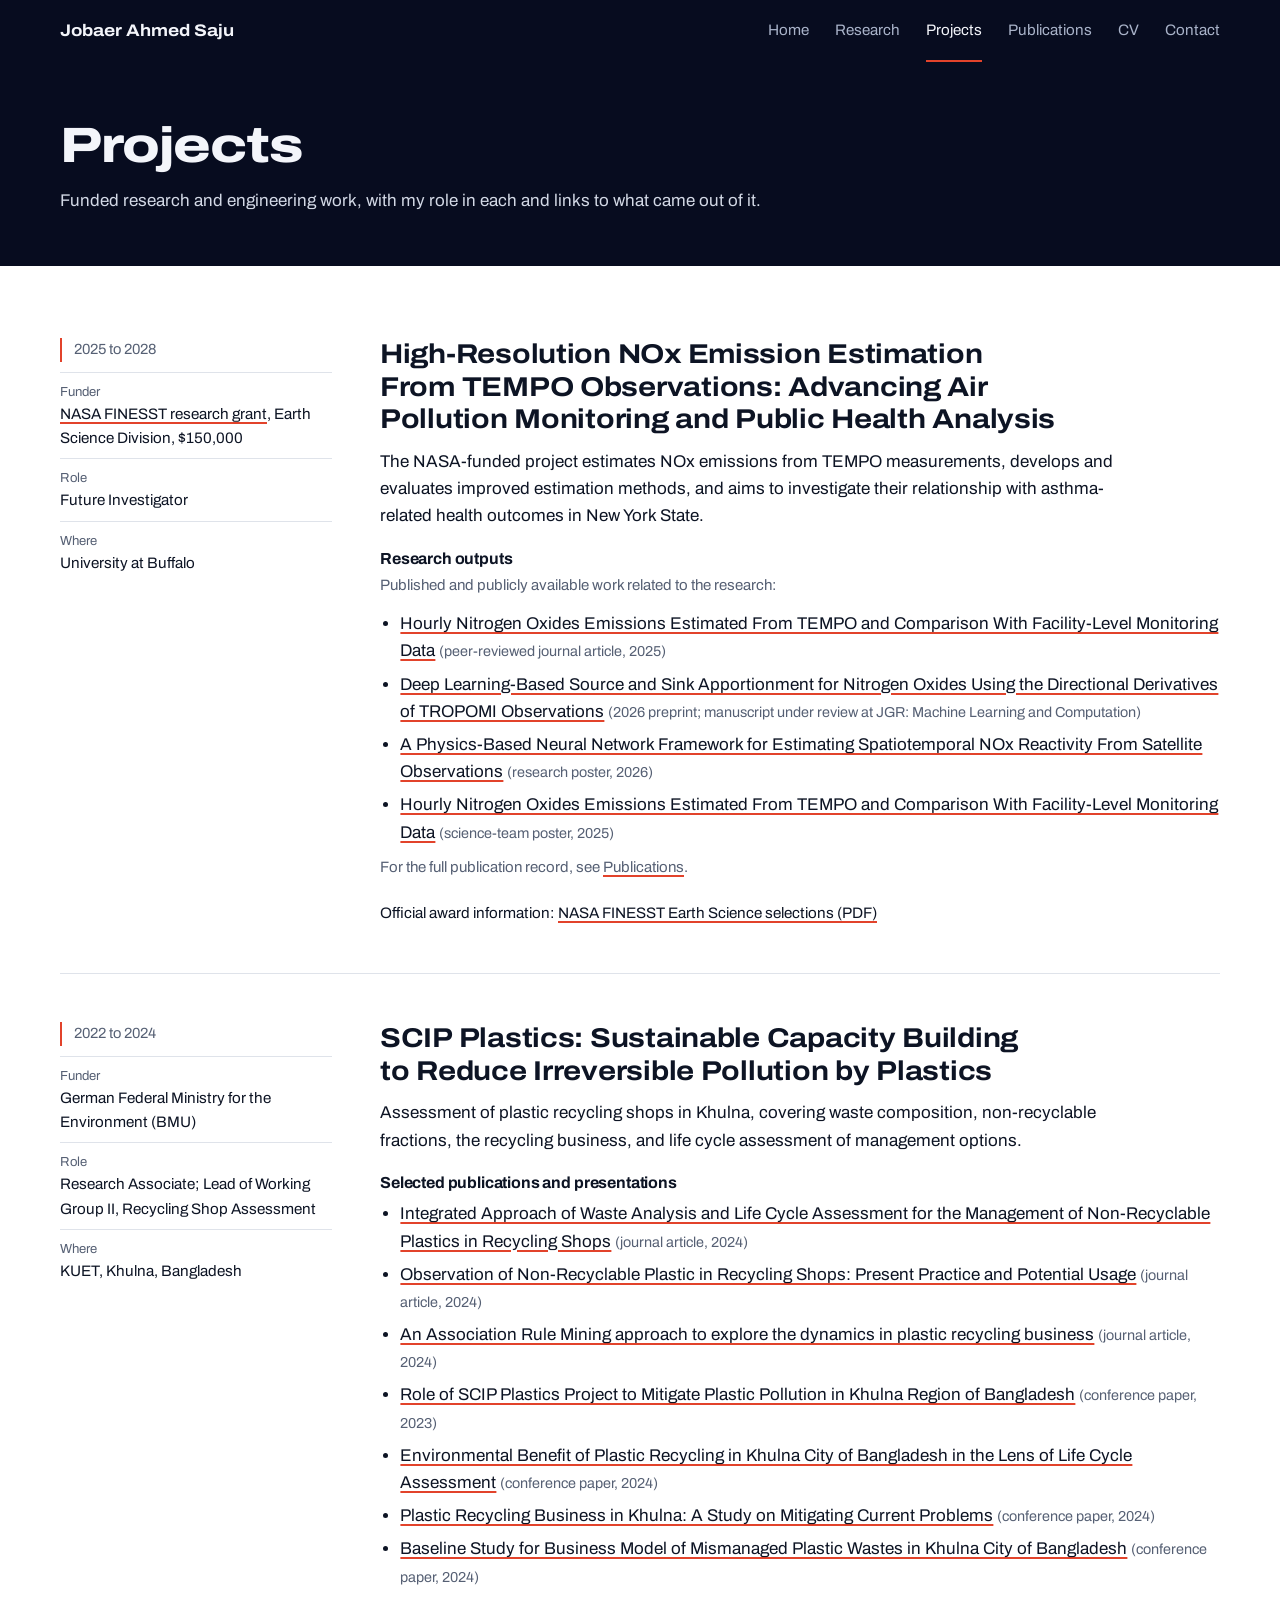
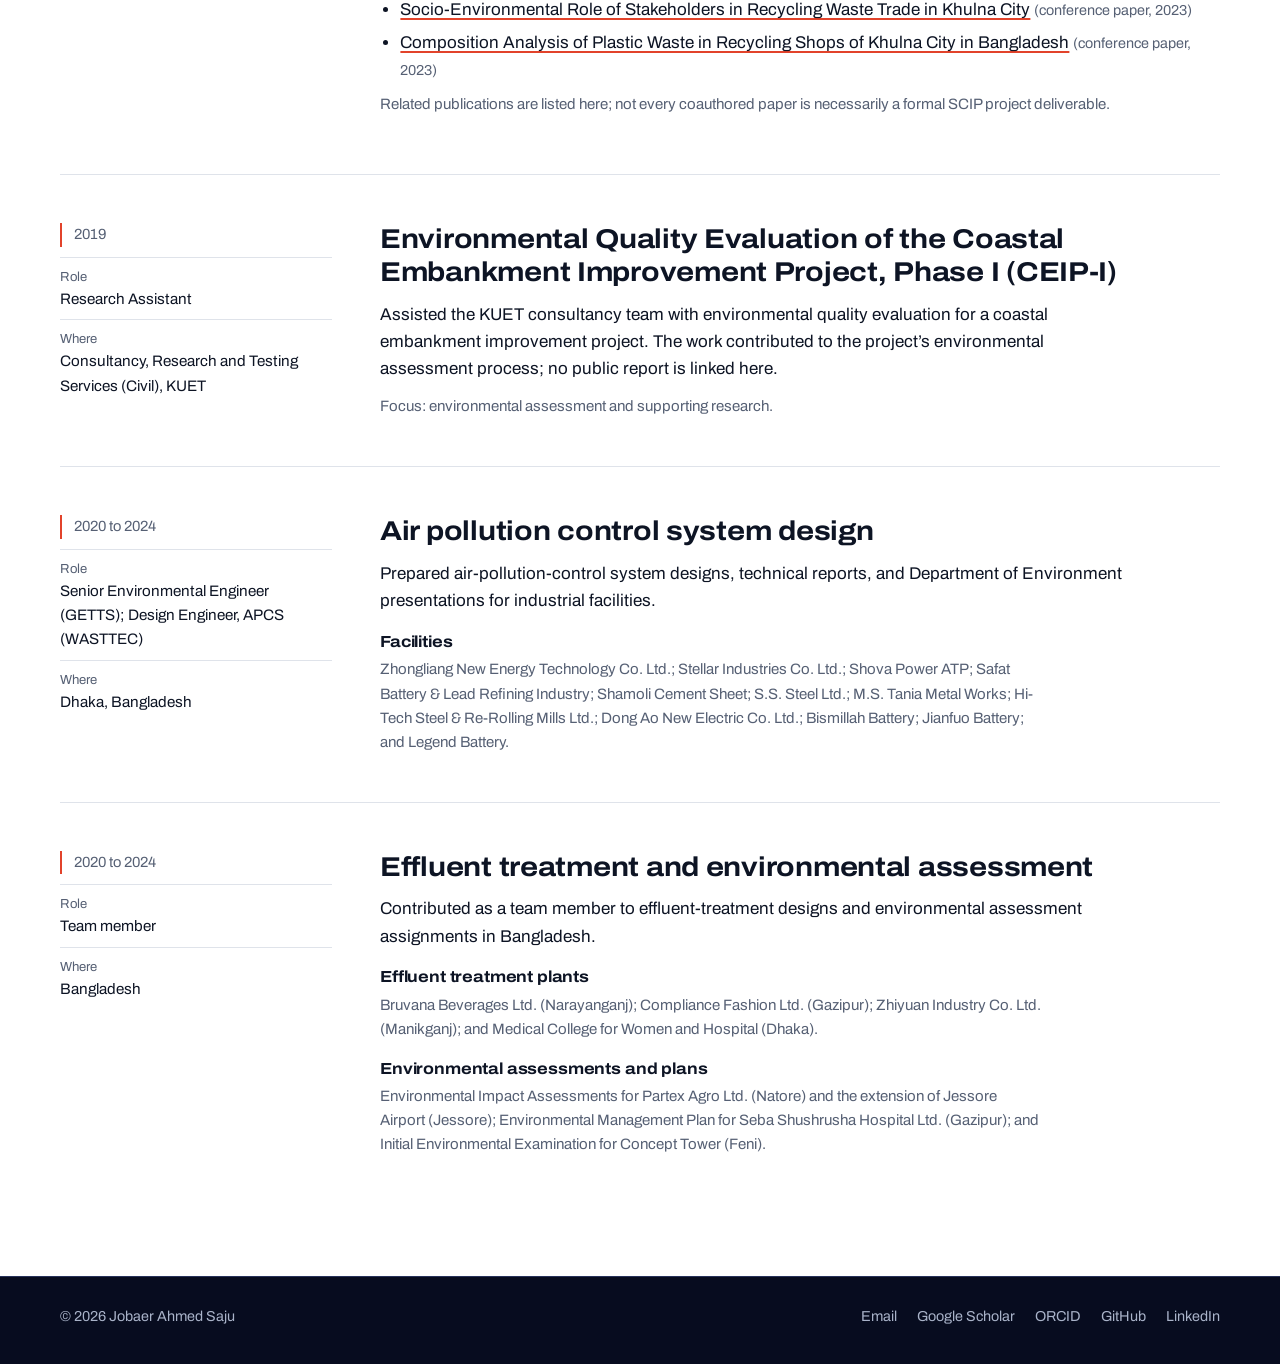
<file: projects.html>
<!DOCTYPE html>

<html lang="en">
<head>
<meta charset="utf-8"/>
<meta content="width=device-width, initial-scale=1" name="viewport"/>
<meta content="Funded research and engineering projects of Jobaer Ahmed Saju." name="description"/>
<title>Projects | Jobaer Ahmed Saju</title>
<link href="https://jasaju.com/projects.html" rel="canonical"/>
<meta content="#070c1f" name="theme-color"/>
<meta content="website" property="og:type"/>
<meta content="https://jasaju.com/projects.html" property="og:url"/>
<meta content="Projects | Jobaer Ahmed Saju" property="og:title"/>
<link href="assets/css/style.css?v=20261116b" rel="stylesheet"/>
</head>
<body>
<a class="skip-link" href="#main-content">Skip to content</a>
<header class="site-header">
<div class="container nav-wrap">
<a aria-label="Home" class="brand" href="index.html"><span class="brand-copy"><strong>Jobaer Ahmed Saju</strong></span></a>
<button aria-controls="primary-navigation" aria-expanded="false" aria-label="Open navigation" class="menu-btn" type="button">☰</button>
<nav aria-label="Primary navigation" class="nav-links" id="primary-navigation">
<a href="index.html">Home</a><a href="research.html">Research</a><a href="projects.html">Projects</a><a href="publications.html">Publications</a><a href="cv.html">CV</a><a href="contact.html">Contact</a>
</nav>
</div>
</header>
<main id="main-content">
<section class="page-hero"><div class="container">
<h1 class="page-title">Projects</h1>
<p>Funded research and engineering work, with my role in each and links to what came out of it.</p>
</div></section>
<section class="section"><div class="container">
<article class="project" id="finesst"><div class="project-side"><p class="theme-when">2025 to 2028</p><dl><div><dt>Funder</dt><dd><a href="https://nspires.nasaprs.com/external/viewrepositorydocument/cmdocumentid=1086145/solicitationId=%7B2AAB44BB-6DFB-C42E-315A-DC2D70683A9D%7D/viewSolicitationDocument=1/FINESST-24%20Earth%20Science%20Division%20Selections%20July%208,%202025.pdf" rel="noopener" target="_blank">NASA FINESST research grant</a>, Earth Science Division, $150,000</dd></div><div><dt>Role</dt><dd>Future Investigator</dd></div><div><dt>Where</dt><dd>University at Buffalo</dd></div></dl></div><div class="project-main"><h2>High-Resolution NOx Emission Estimation From TEMPO Observations: Advancing Air Pollution Monitoring and Public Health Analysis</h2><p>The NASA-funded project estimates NOx emissions from TEMPO measurements, develops and evaluates improved estimation methods, and aims to investigate their relationship with asthma-related health outcomes in New York State.</p><div class="project-out">
<h3>Research outputs</h3>
<p class="output-note">Published and publicly available work related to the research:</p>
<ul>
<li><a href="https://doi.org/10.1029/2025JD044565" rel="noopener" target="_blank">Hourly Nitrogen Oxides Emissions Estimated From TEMPO and Comparison With Facility-Level Monitoring Data</a> <span>(peer-reviewed journal article, 2025)</span></li>
<li><a href="https://essopenarchive.org/doi/abs/10.22541/essoar.15010397/v2" rel="noopener" target="_blank">Deep Learning-Based Source and Sink Apportionment for Nitrogen Oxides Using the Directional Derivatives of TROPOMI Observations</a> <span>(2026 preprint; manuscript under review at JGR: Machine Learning and Computation)</span></li>
<li><a href="https://docs.google.com/presentation/d/1WOOv6DUfbjmxuutYGigrh80rydXrR9cXjiz9YnxRkwY/edit?usp=sharing" rel="noopener" target="_blank">A Physics-Based Neural Network Framework for Estimating Spatiotemporal NOx Reactivity From Satellite Observations</a> <span>(research poster, 2026)</span></li>
<li><a href="https://tempo.si.edu/presentations/August2025/poster/P22_Saju_Hourly_NOx_Emissions_Using_DDA.pdf" rel="noopener" target="_blank">Hourly Nitrogen Oxides Emissions Estimated From TEMPO and Comparison With Facility-Level Monitoring Data</a> <span>(science-team poster, 2025)</span></li>
</ul>


<p class="output-note">For the full publication record, see <a href="publications.html">Publications</a>.</p>
</div><p class="project-resource">Official award information: <a href="https://nspires.nasaprs.com/external/viewrepositorydocument/cmdocumentid=1086145/solicitationId=%7B2AAB44BB-6DFB-C42E-315A-DC2D70683A9D%7D/viewSolicitationDocument=1/FINESST-24%20Earth%20Science%20Division%20Selections%20July%208,%202025.pdf" rel="noopener" target="_blank">NASA FINESST Earth Science selections (PDF)</a></p></div></article>
<article class="project" id="scip"><div class="project-side"><p class="theme-when">2022 to 2024</p><dl><div><dt>Funder</dt><dd>German Federal Ministry for the Environment (BMU)</dd></div><div><dt>Role</dt><dd>Research Associate; Lead of Working Group II, Recycling Shop Assessment</dd></div><div><dt>Where</dt><dd>KUET, Khulna, Bangladesh</dd></div></dl></div><div class="project-main"><h2>SCIP Plastics: Sustainable Capacity Building to Reduce Irreversible Pollution by Plastics</h2><p>Assessment of plastic recycling shops in Khulna, covering waste composition, non-recyclable fractions, the recycling business, and life cycle assessment of management options.</p><div class="project-out"><h3>Selected publications and presentations</h3><ul><li><a href="https://doi.org/10.1016/j.cesys.2024.100229" rel="noopener" target="_blank">Integrated Approach of Waste Analysis and Life Cycle Assessment for the Management of Non-Recyclable Plastics in Recycling Shops</a> <span>(journal article, 2024)</span></li><li><a href="https://doi.org/10.1007/s10163-023-01880-9" rel="noopener" target="_blank">Observation of Non-Recyclable Plastic in Recycling Shops: Present Practice and Potential Usage</a> <span>(journal article, 2024)</span></li><li><a href="https://doi.org/10.1016/j.clwas.2024.100186" rel="noopener" target="_blank">An Association Rule Mining approach to explore the dynamics in plastic recycling business</a> <span>(journal article, 2024)</span></li><li><a href="https://www.researchgate.net/publication/377305017_Role_of_Scip_Plastics_Project_to_Mitigate_Plastic_Pollution_in_Khulna_Region_of_Bangladesh" rel="noopener" target="_blank">Role of SCIP Plastics Project to Mitigate Plastic Pollution in Khulna Region of Bangladesh</a> <span>(conference paper, 2023)</span></li><li><a href="https://www.researchgate.net/publication/396416179_Environmental_Benefit_of_Plastic_Recycling_in_Khulna_City_of_Bangladesh_in_the_Lens_of_Life_Cycle_Assessment" rel="noopener" target="_blank">Environmental Benefit of Plastic Recycling in Khulna City of Bangladesh in the Lens of Life Cycle Assessment</a> <span>(conference paper, 2024)</span></li><li><a href="https://www.researchgate.net/publication/378589807_Plastic_Recycling_Businesses_in_Khulna_A_Study_on_Mitigating_Current_Problems" rel="noopener" target="_blank">Plastic Recycling Business in Khulna: A Study on Mitigating Current Problems</a> <span>(conference paper, 2024)</span></li><li><a href="https://www.researchgate.net/publication/378591696_Baseline_Study_for_Business_Model_of_Mismanaged_Plastic_Wastes_in_Khulna_City_of_Bangladesh" rel="noopener" target="_blank">Baseline Study for Business Model of Mismanaged Plastic Wastes in Khulna City of Bangladesh</a> <span>(conference paper, 2024)</span></li><li><a href="https://www.researchgate.net/publication/376488006_Socio-Environmental_Role_of_Stakeholders_of_Recycling_Waste_Trade_in_Khulna_City" rel="noopener" target="_blank">Socio-Environmental Role of Stakeholders in Recycling Waste Trade in Khulna City</a> <span>(conference paper, 2023)</span></li><li><a href="https://www.researchgate.net/publication/374004226_Composition_Analysis_of_Plastic_Waste_in_Recycling_Shops_of_Khulna_City_in_Bangladesh" rel="noopener" target="_blank">Composition Analysis of Plastic Waste in Recycling Shops of Khulna City in Bangladesh</a> <span>(conference paper, 2023)</span></li></ul><p class="output-note">Related publications are listed here; not every coauthored paper is necessarily a formal SCIP project deliverable.</p></div></div></article>
<article class="project" id="ceip"><div class="project-side"><p class="theme-when">2019</p><dl><div><dt>Role</dt><dd>Research Assistant</dd></div><div><dt>Where</dt><dd>Consultancy, Research and Testing Services (Civil), KUET</dd></div></dl></div><div class="project-main"><h2>Environmental Quality Evaluation of the Coastal Embankment Improvement Project, Phase I (CEIP-I)</h2><p>Assisted the KUET consultancy team with environmental quality evaluation for a coastal embankment improvement project. The work contributed to the project’s environmental assessment process; no public report is linked here.</p><p class="project-detail">Focus: environmental assessment and supporting research.</p></div></article>
<article class="project" id="apcs"><div class="project-side"><p class="theme-when">2020 to 2024</p><dl><div><dt>Role</dt><dd>Senior Environmental Engineer (GETTS); Design Engineer, APCS (WASTTEC)</dd></div><div><dt>Where</dt><dd>Dhaka, Bangladesh</dd></div></dl></div><div class="project-main"><h2>Air pollution control system design</h2><p>Prepared air-pollution-control system designs, technical reports, and Department of Environment presentations for industrial facilities.</p>
<h3 class="project-subhead">Facilities</h3>
<p class="project-detail">Zhongliang New Energy Technology Co. Ltd.; Stellar Industries Co. Ltd.; Shova Power ATP; Safat Battery &amp; Lead Refining Industry; Shamoli Cement Sheet; S.S. Steel Ltd.; M.S. Tania Metal Works; Hi-Tech Steel &amp; Re-Rolling Mills Ltd.; Dong Ao New Electric Co. Ltd.; Bismillah Battery; Jianfuo Battery; and Legend Battery.</p></div></article>
<article class="project" id="eia"><div class="project-side"><p class="theme-when">2020 to 2024</p><dl><div><dt>Role</dt><dd>Team member</dd></div><div><dt>Where</dt><dd>Bangladesh</dd></div></dl></div><div class="project-main"><h2>Effluent treatment and environmental assessment</h2><p>Contributed as a team member to effluent-treatment designs and environmental assessment assignments in Bangladesh.</p>
<h3 class="project-subhead">Effluent treatment plants</h3>
<p class="project-detail">Bruvana Beverages Ltd. (Narayanganj); Compliance Fashion Ltd. (Gazipur); Zhiyuan Industry Co. Ltd. (Manikganj); and Medical College for Women and Hospital (Dhaka).</p>
<h3 class="project-subhead">Environmental assessments and plans</h3>
<p class="project-detail">Environmental Impact Assessments for Partex Agro Ltd. (Natore) and the extension of Jessore Airport (Jessore); Environmental Management Plan for Seba Shushrusha Hospital Ltd. (Gazipur); and Initial Environmental Examination for Concept Tower (Feni).</p></div></article>
</div></section>
</main>
<footer class="footer"><div class="container footer-wrap"><div>© <span data-year=""></span> Jobaer Ahmed Saju</div><div class="footer-links"><a href="mailto:jobaerahmed.ce@gmail.com">Email</a><a href="https://scholar.google.com/citations?user=4zlqLX0AAAAJ" rel="noopener" target="_blank">Google Scholar</a><a href="https://orcid.org/0000-0002-6358-8871" rel="noopener" target="_blank">ORCID</a><a href="https://github.com/jobaerahmedsaju" rel="noopener" target="_blank">GitHub</a><a href="https://www.linkedin.com/in/jobaerahmed/" rel="noopener" target="_blank">LinkedIn</a></div></div></footer>
<script src="assets/js/main.js?v=20261116b"></script>
</body>
</html>
</file>
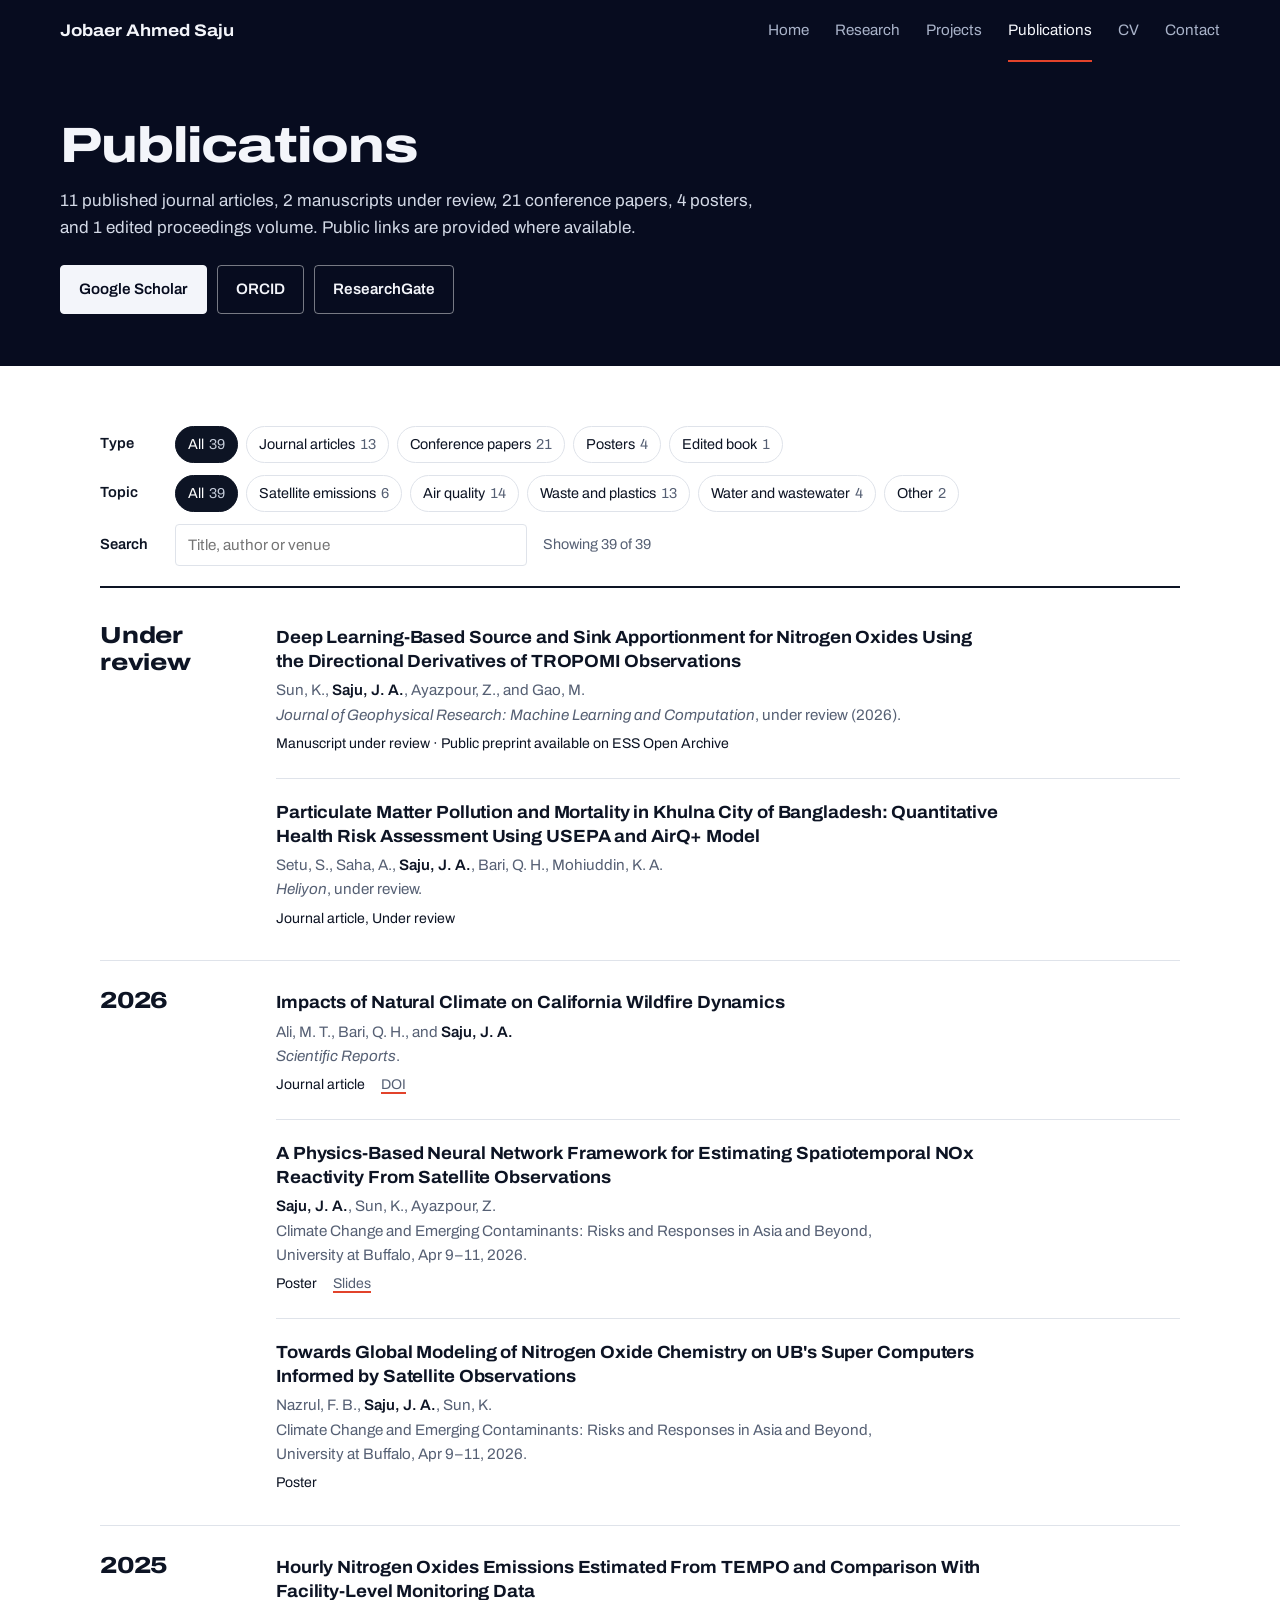
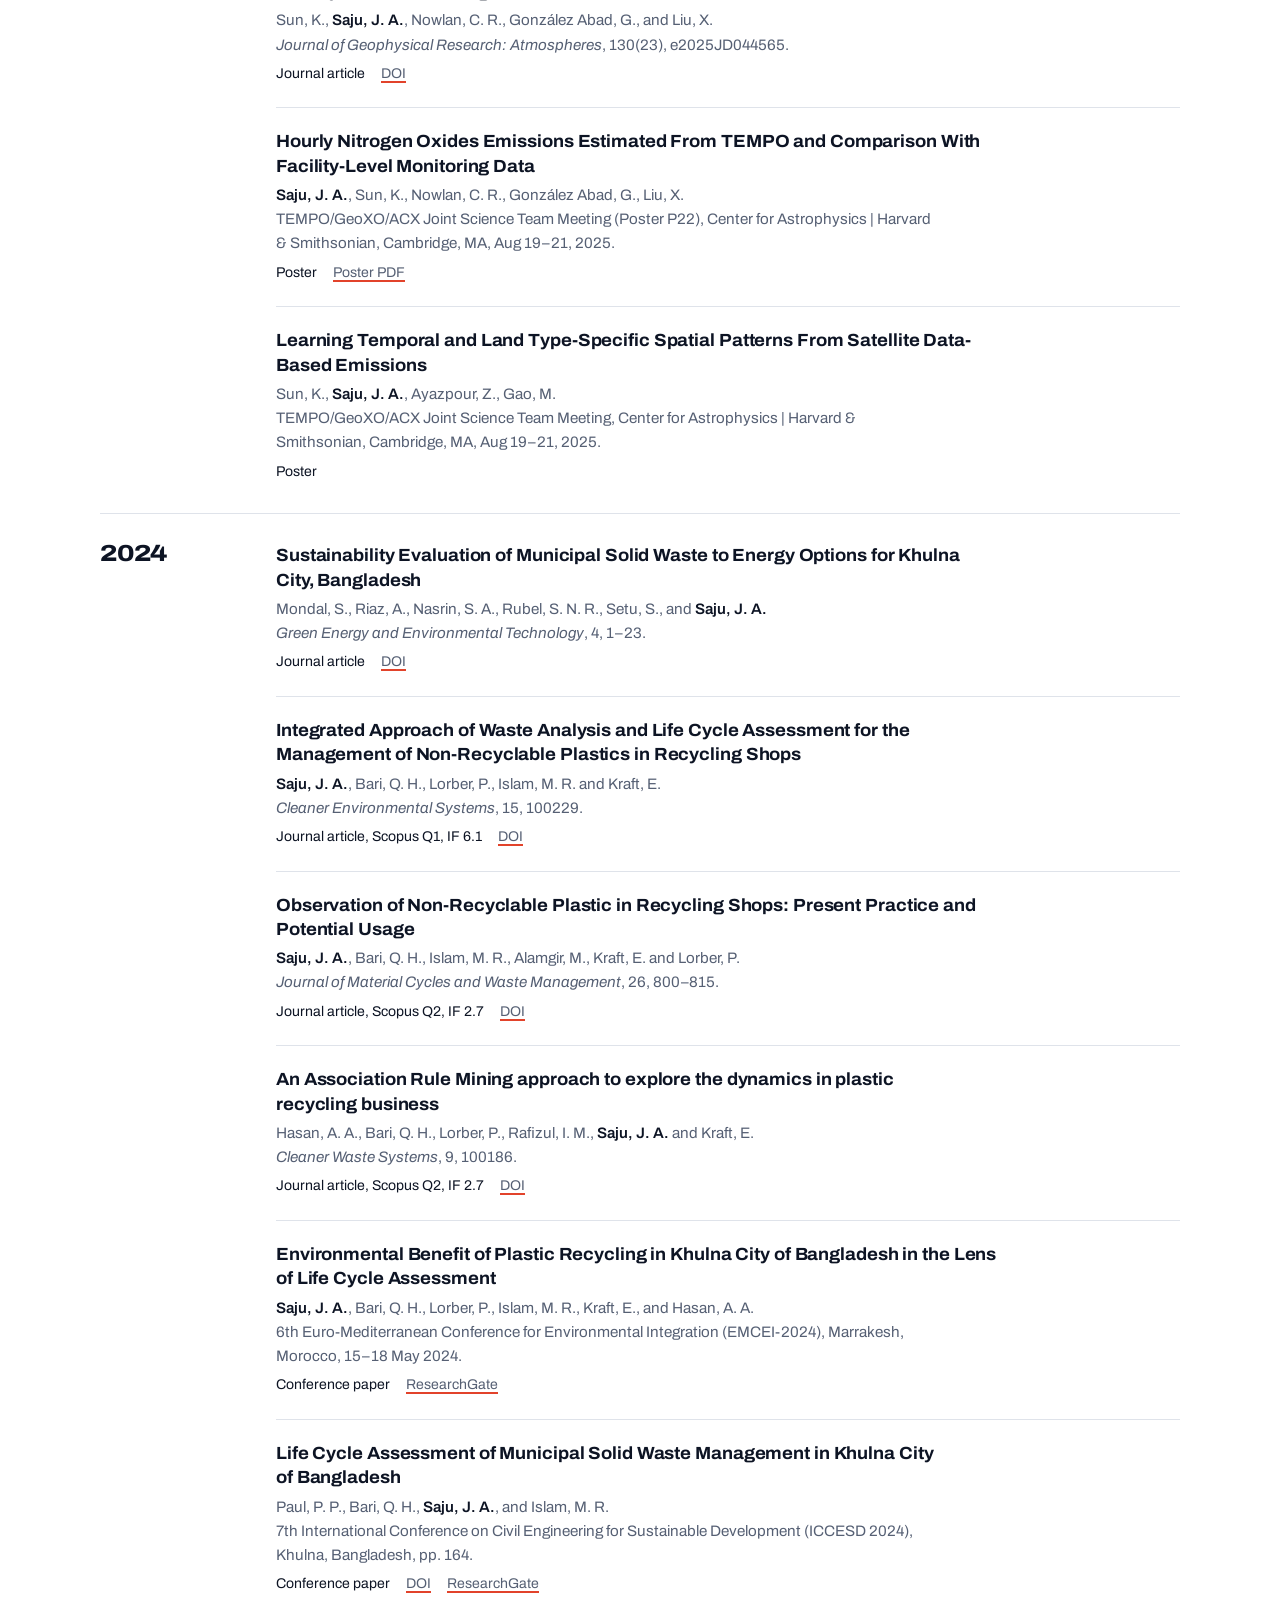
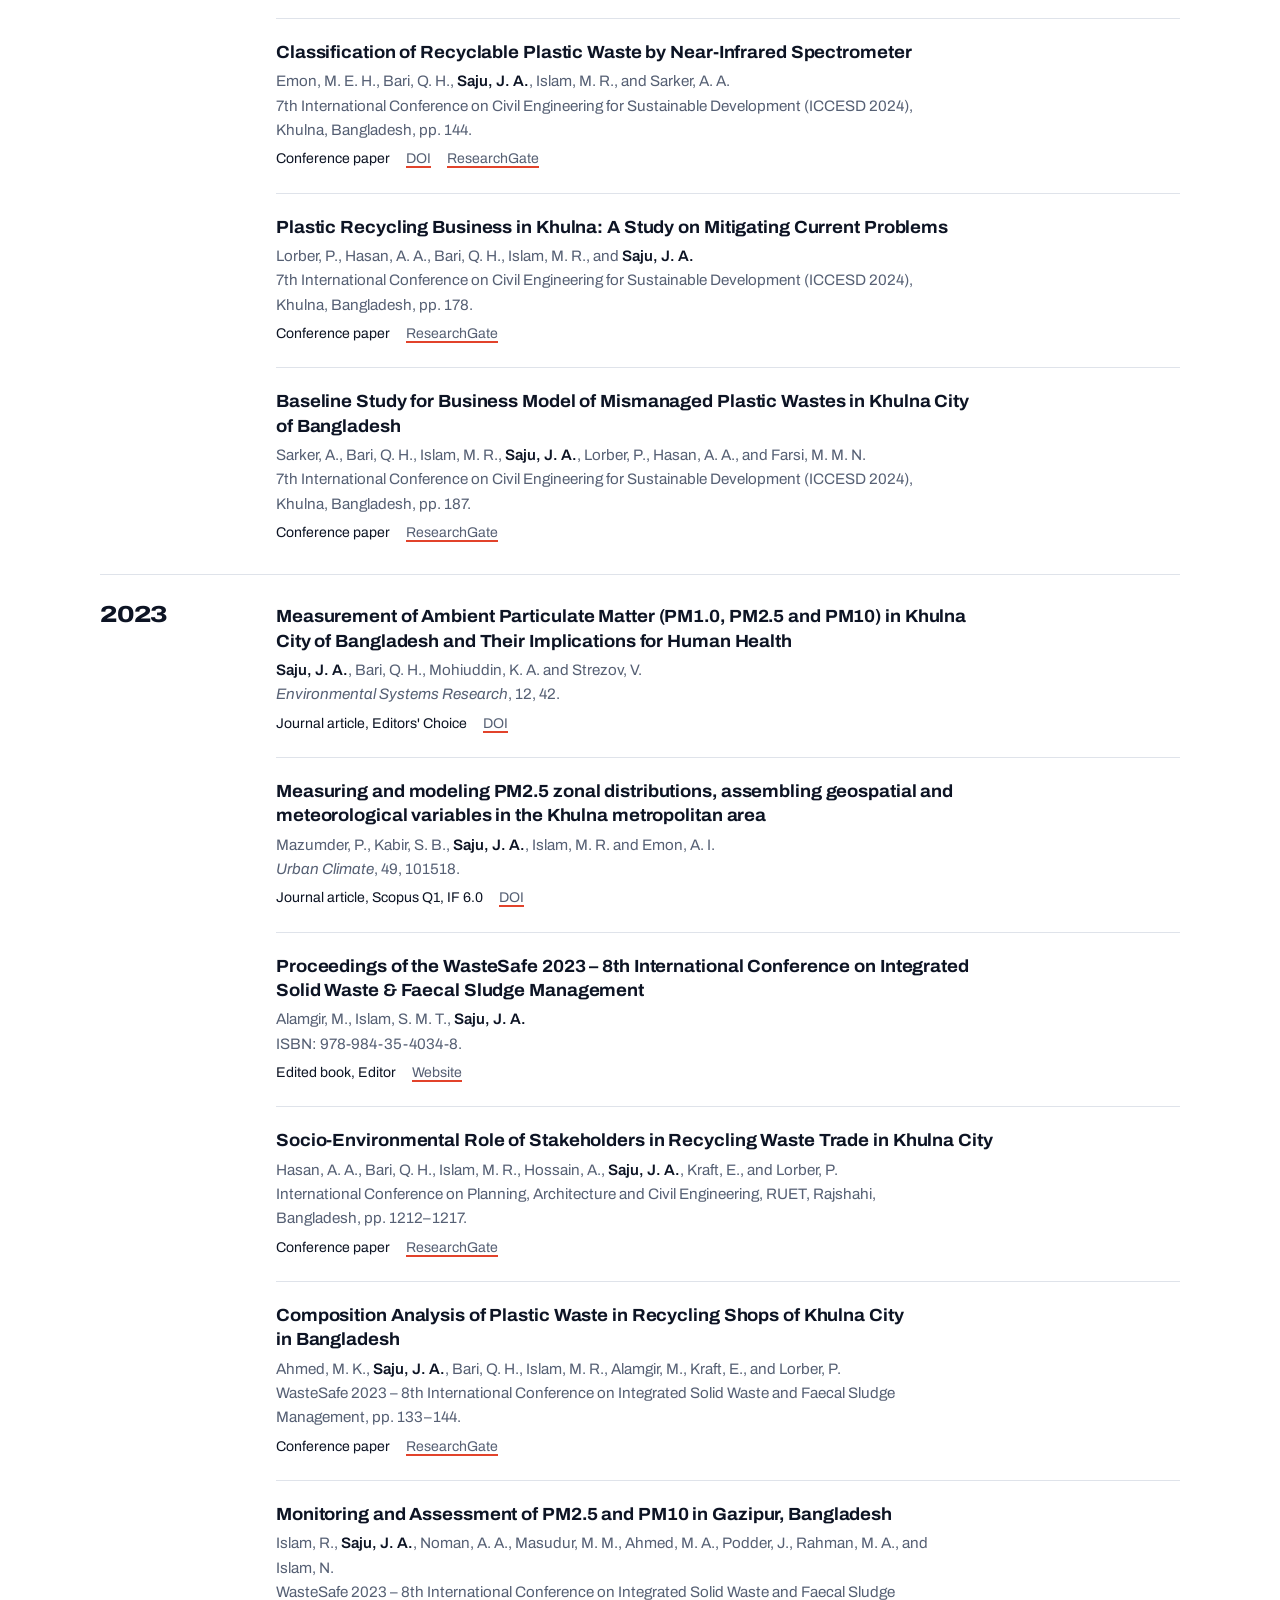
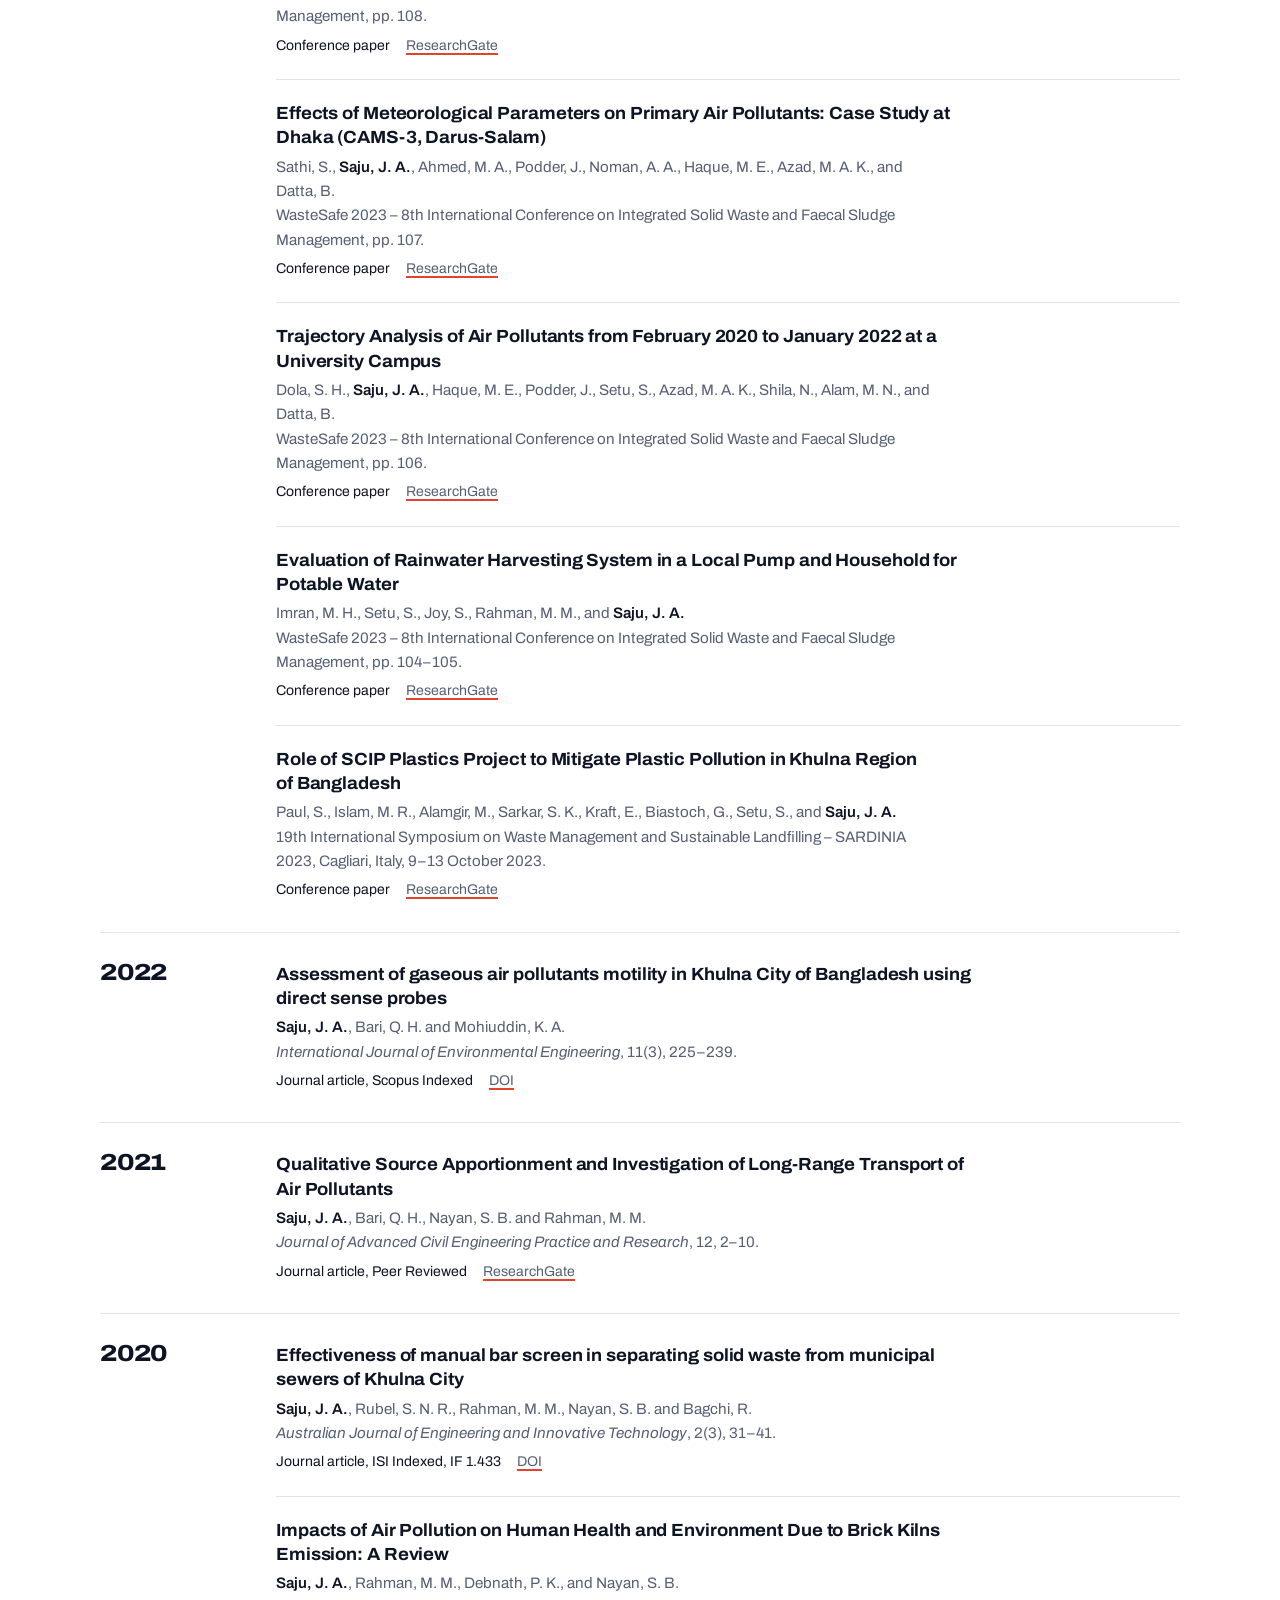
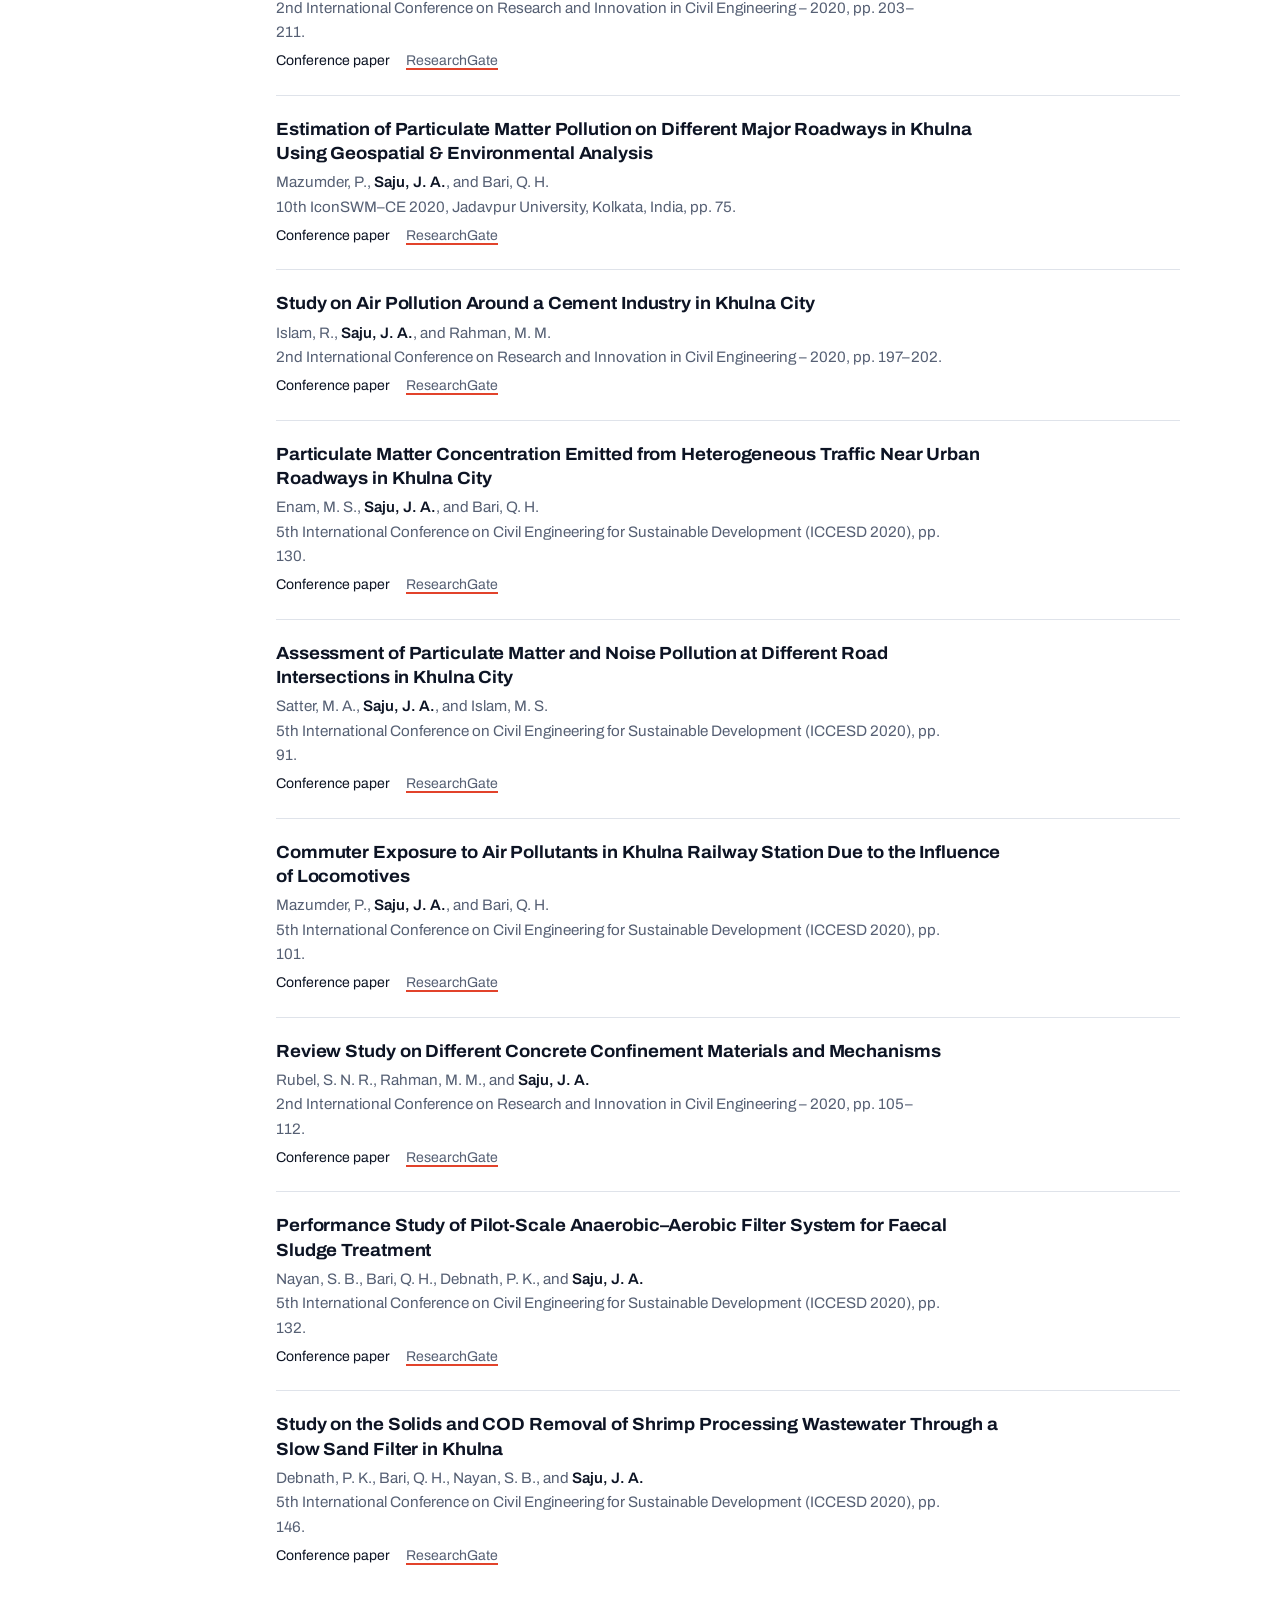
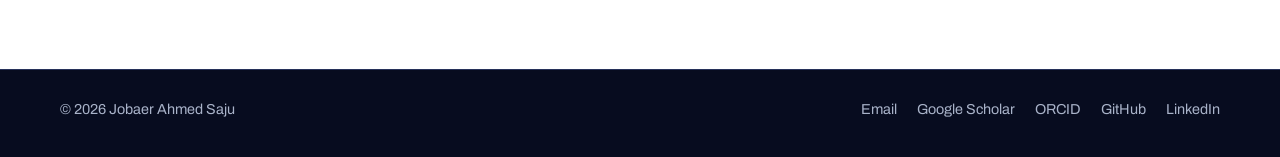
<file: publications.html>
<!DOCTYPE html>

<html lang="en">
<head>
<meta charset="utf-8"/>
<meta content="width=device-width, initial-scale=1" name="viewport"/>
<meta content="Complete, linked list of journal articles, conference papers and posters by Jobaer Ahmed Saju." name="description"/>
<title>Publications | Jobaer Ahmed Saju</title>
<link href="https://jasaju.com/publications.html" rel="canonical"/>
<meta content="#070c1f" name="theme-color"/>
<meta content="website" property="og:type"/>
<meta content="https://jasaju.com/publications.html" property="og:url"/>
<meta content="Publications | Jobaer Ahmed Saju" property="og:title"/>
<link href="assets/css/style.css?v=20261116b" rel="stylesheet"/>
</head>
<body>
<a class="skip-link" href="#main-content">Skip to content</a>
<header class="site-header">
<div class="container nav-wrap">
<a aria-label="Home" class="brand" href="index.html"><span class="brand-copy"><strong>Jobaer Ahmed Saju</strong></span></a>
<button aria-controls="primary-navigation" aria-expanded="false" aria-label="Open navigation" class="menu-btn" type="button">☰</button>
<nav aria-label="Primary navigation" class="nav-links" id="primary-navigation">
<a href="index.html">Home</a><a href="research.html">Research</a><a href="projects.html">Projects</a><a href="publications.html">Publications</a><a href="cv.html">CV</a><a href="contact.html">Contact</a>
</nav>
</div>
</header>
<main id="main-content">
<section class="page-hero"><div class="container">
<h1 class="page-title">Publications</h1>
<p>11 published journal articles, 2 manuscripts under review, 21 conference papers, 4 posters, and 1 edited proceedings volume. Public links are provided where available.</p>
<div class="hero-buttons"><a class="btn primary" href="https://scholar.google.com/citations?user=4zlqLX0AAAAJ" rel="noopener" target="_blank">Google Scholar</a><a class="btn secondary" href="https://orcid.org/0000-0002-6358-8871" rel="noopener" target="_blank">ORCID</a><a class="btn secondary" href="https://www.researchgate.net/profile/Jobaer-Saju" rel="noopener" target="_blank">ResearchGate</a></div>
</div></section>
<section class="section pub-section"><div class="container">
<div class="pub-filters" hidden="">
<div aria-label="Filter by type" class="filter-row" role="group"><span class="filter-label">Type</span><button aria-pressed="true" data-type="all" type="button">All <span>39</span></button><button aria-pressed="false" data-type="journal" type="button">Journal articles <span>13</span></button><button aria-pressed="false" data-type="conf" type="button">Conference papers <span>21</span></button><button aria-pressed="false" data-type="poster" type="button">Posters <span>4</span></button><button aria-pressed="false" data-type="book" type="button">Edited book <span>1</span></button></div>
<div aria-label="Filter by topic" class="filter-row" role="group"><span class="filter-label">Topic</span><button aria-pressed="true" data-topic="all" type="button">All <span>39</span></button><button aria-pressed="false" data-topic="satellite" type="button">Satellite emissions <span>6</span></button><button aria-pressed="false" data-topic="air" type="button">Air quality <span>14</span></button><button aria-pressed="false" data-topic="waste" type="button">Waste and plastics <span>13</span></button><button aria-pressed="false" data-topic="water" type="button">Water and wastewater <span>4</span></button><button aria-pressed="false" data-topic="other" type="button">Other <span>2</span></button></div>
<div class="filter-row"><label class="filter-label" for="pub-search">Search</label><input autocomplete="off" id="pub-search" placeholder="Title, author or venue" type="search"/><span class="pub-count" id="pub-count" role="status"></span></div>
</div>
<section class="pub-year" id="under-review"><h2>Under review</h2><ul class="pubs"><li class="pub-item" data-topic="satellite" data-type="journal"><h3><a href="https://essopenarchive.org/doi/abs/10.22541/essoar.15010397/v2" rel="noopener" target="_blank">Deep Learning-Based Source and Sink Apportionment for Nitrogen Oxides Using the Directional Derivatives of TROPOMI Observations</a></h3><p class="pub-authors">Sun, K., <strong>Saju, J. A.</strong>, Ayazpour, Z., and Gao, M.</p><p class="pub-venue"><em>Journal of Geophysical Research: Machine Learning and Computation</em>, under review (2026).</p><p class="pub-meta"><span>Manuscript under review · Public preprint available on ESS Open Archive</span></p></li><li class="pub-item" data-topic="air" data-type="journal"><h3>Particulate Matter Pollution and Mortality in Khulna City of Bangladesh: Quantitative Health Risk Assessment Using USEPA and AirQ+ Model</h3><p class="pub-authors">Setu, S., Saha, A., <strong>Saju, J. A.</strong>, Bari, Q. H., Mohiuddin, K. A.</p><p class="pub-venue"><em>Heliyon</em>, under review.</p><p class="pub-meta"><span>Journal article, Under review</span></p></li></ul></section><section class="pub-year"><h2>2026</h2><ul class="pubs"><li class="pub-item" data-topic="other" data-type="journal"><h3><a href="https://doi.org/10.1038/s41598-026-59766-3" rel="noopener" target="_blank">Impacts of Natural Climate on California Wildfire Dynamics</a></h3><p class="pub-authors">Ali, M. T., Bari, Q. H., and <strong>Saju, J. A.</strong></p><p class="pub-venue"><em>Scientific Reports</em>.</p><p class="pub-meta"><span>Journal article</span><a href="https://doi.org/10.1038/s41598-026-59766-3" rel="noopener" target="_blank">DOI</a></p></li><li class="pub-item" data-topic="satellite" data-type="poster"><h3><a href="https://docs.google.com/presentation/d/1WOOv6DUfbjmxuutYGigrh80rydXrR9cXjiz9YnxRkwY/edit?usp=sharing" rel="noopener" target="_blank">A Physics-Based Neural Network Framework for Estimating Spatiotemporal NOx Reactivity From Satellite Observations</a></h3><p class="pub-authors"><strong>Saju, J. A.</strong>, Sun, K., Ayazpour, Z.</p><p class="pub-venue">Climate Change and Emerging Contaminants: Risks and Responses in Asia and Beyond, University at Buffalo, Apr 9–11, 2026.</p><p class="pub-meta"><span>Poster</span><a href="https://docs.google.com/presentation/d/1WOOv6DUfbjmxuutYGigrh80rydXrR9cXjiz9YnxRkwY/edit?usp=sharing" rel="noopener" target="_blank">Slides</a></p></li><li class="pub-item" data-topic="satellite" data-type="poster"><h3>Towards Global Modeling of Nitrogen Oxide Chemistry on UB's Super Computers Informed by Satellite Observations</h3><p class="pub-authors">Nazrul, F. B., <strong>Saju, J. A.</strong>, Sun, K.</p><p class="pub-venue">Climate Change and Emerging Contaminants: Risks and Responses in Asia and Beyond, University at Buffalo, Apr 9–11, 2026.</p><p class="pub-meta"><span>Poster</span></p></li></ul></section><section class="pub-year"><h2>2025</h2><ul class="pubs"><li class="pub-item" data-topic="satellite" data-type="journal"><h3><a href="https://doi.org/10.1029/2025JD044565" rel="noopener" target="_blank">Hourly Nitrogen Oxides Emissions Estimated From TEMPO and Comparison With Facility-Level Monitoring Data</a></h3><p class="pub-authors">Sun, K., <strong>Saju, J. A.</strong>, Nowlan, C. R., González Abad, G., and Liu, X.</p><p class="pub-venue"><em>Journal of Geophysical Research: Atmospheres</em>, 130(23), e2025JD044565.</p><p class="pub-meta"><span>Journal article</span><a href="https://doi.org/10.1029/2025JD044565" rel="noopener" target="_blank">DOI</a></p></li><li class="pub-item" data-topic="satellite" data-type="poster"><h3><a href="https://tempo.si.edu/presentations/August2025/poster/P22_Saju_Hourly_NOx_Emissions_Using_DDA.pdf" rel="noopener" target="_blank">Hourly Nitrogen Oxides Emissions Estimated From TEMPO and Comparison With Facility-Level Monitoring Data</a></h3><p class="pub-authors"><strong>Saju, J. A.</strong>, Sun, K., Nowlan, C. R., González Abad, G., Liu, X.</p><p class="pub-venue">TEMPO/GeoXO/ACX Joint Science Team Meeting (Poster P22), Center for Astrophysics | Harvard &amp; Smithsonian, Cambridge, MA, Aug 19–21, 2025.</p><p class="pub-meta"><span>Poster</span><a href="https://tempo.si.edu/presentations/August2025/poster/P22_Saju_Hourly_NOx_Emissions_Using_DDA.pdf" rel="noopener" target="_blank">Poster PDF</a></p></li><li class="pub-item" data-topic="satellite" data-type="poster"><h3>Learning Temporal and Land Type-Specific Spatial Patterns From Satellite Data-Based Emissions</h3><p class="pub-authors">Sun, K., <strong>Saju, J. A.</strong>, Ayazpour, Z., Gao, M.</p><p class="pub-venue">TEMPO/GeoXO/ACX Joint Science Team Meeting, Center for Astrophysics | Harvard &amp; Smithsonian, Cambridge, MA, Aug 19–21, 2025.</p><p class="pub-meta"><span>Poster</span></p></li></ul></section><section class="pub-year"><h2>2024</h2><ul class="pubs"><li class="pub-item" data-topic="waste" data-type="journal"><h3><a href="https://doi.org/10.5772/geet20250073" rel="noopener" target="_blank">Sustainability Evaluation of Municipal Solid Waste to Energy Options for Khulna City, Bangladesh</a></h3><p class="pub-authors">Mondal, S., Riaz, A., Nasrin, S. A., Rubel, S. N. R., Setu, S., and <strong>Saju, J. A.</strong></p><p class="pub-venue"><em>Green Energy and Environmental Technology</em>, 4, 1–23.</p><p class="pub-meta"><span>Journal article</span><a href="https://doi.org/10.5772/geet20250073" rel="noopener" target="_blank">DOI</a></p></li><li class="pub-item" data-topic="waste" data-type="journal"><h3><a href="https://doi.org/10.1016/j.cesys.2024.100229" rel="noopener" target="_blank">Integrated Approach of Waste Analysis and Life Cycle Assessment for the Management of Non-Recyclable Plastics in Recycling Shops</a></h3><p class="pub-authors"><strong>Saju, J. A.</strong>, Bari, Q. H., Lorber, P., Islam, M. R. and Kraft, E.</p><p class="pub-venue"><em>Cleaner Environmental Systems</em>, 15, 100229.</p><p class="pub-meta"><span>Journal article, Scopus Q1, IF 6.1</span><a href="https://doi.org/10.1016/j.cesys.2024.100229" rel="noopener" target="_blank">DOI</a></p></li><li class="pub-item" data-topic="waste" data-type="journal"><h3><a href="https://doi.org/10.1007/s10163-023-01880-9" rel="noopener" target="_blank">Observation of Non-Recyclable Plastic in Recycling Shops: Present Practice and Potential Usage</a></h3><p class="pub-authors"><strong>Saju, J. A.</strong>, Bari, Q. H., Islam, M. R., Alamgir, M., Kraft, E. and Lorber, P.</p><p class="pub-venue"><em>Journal of Material Cycles and Waste Management</em>, 26, 800–815.</p><p class="pub-meta"><span>Journal article, Scopus Q2, IF 2.7</span><a href="https://doi.org/10.1007/s10163-023-01880-9" rel="noopener" target="_blank">DOI</a></p></li><li class="pub-item" data-topic="waste" data-type="journal"><h3><a href="https://doi.org/10.1016/j.clwas.2024.100186" rel="noopener" target="_blank">An Association Rule Mining approach to explore the dynamics in plastic recycling business</a></h3><p class="pub-authors">Hasan, A. A., Bari, Q. H., Lorber, P., Rafizul, I. M., <strong>Saju, J. A.</strong> and Kraft, E.</p><p class="pub-venue"><em>Cleaner Waste Systems</em>, 9, 100186.</p><p class="pub-meta"><span>Journal article, Scopus Q2, IF 2.7</span><a href="https://doi.org/10.1016/j.clwas.2024.100186" rel="noopener" target="_blank">DOI</a></p></li><li class="pub-item" data-topic="waste" data-type="conf"><h3><a href="https://www.researchgate.net/publication/396416179_Environmental_Benefit_of_Plastic_Recycling_in_Khulna_City_of_Bangladesh_in_the_Lens_of_Life_Cycle_Assessment" rel="noopener" target="_blank">Environmental Benefit of Plastic Recycling in Khulna City of Bangladesh in the Lens of Life Cycle Assessment</a></h3><p class="pub-authors"><strong>Saju, J. A.</strong>, Bari, Q. H., Lorber, P., Islam, M. R., Kraft, E., and Hasan, A. A.</p><p class="pub-venue">6th Euro-Mediterranean Conference for Environmental Integration (EMCEI-2024), Marrakesh, Morocco, 15–18 May 2024.</p><p class="pub-meta"><span>Conference paper</span><a href="https://www.researchgate.net/publication/396416179_Environmental_Benefit_of_Plastic_Recycling_in_Khulna_City_of_Bangladesh_in_the_Lens_of_Life_Cycle_Assessment" rel="noopener" target="_blank">ResearchGate</a></p></li><li class="pub-item" data-topic="waste" data-type="conf"><h3><a href="https://doi.org/10.1063/5.0247428" rel="noopener" target="_blank">Life Cycle Assessment of Municipal Solid Waste Management in Khulna City of Bangladesh</a></h3><p class="pub-authors">Paul, P. P., Bari, Q. H., <strong>Saju, J. A.</strong>, and Islam, M. R.</p><p class="pub-venue">7th International Conference on Civil Engineering for Sustainable Development (ICCESD 2024), Khulna, Bangladesh, pp. 164.</p><p class="pub-meta"><span>Conference paper</span><a href="https://doi.org/10.1063/5.0247428" rel="noopener" target="_blank">DOI</a><a href="https://www.researchgate.net/publication/378343118_Life_Cycle_Assessment_of_Municipal_Solid_Waste_Management_in_Khulna_City_of_Bangladesh" rel="noopener" target="_blank">ResearchGate</a></p></li><li class="pub-item" data-topic="waste" data-type="conf"><h3><a href="https://doi.org/10.2991/978-94-6463-478-5_5" rel="noopener" target="_blank">Classification of Recyclable Plastic Waste by Near-Infrared Spectrometer</a></h3><p class="pub-authors">Emon, M. E. H., Bari, Q. H., <strong>Saju, J. A.</strong>, Islam, M. R., and Sarker, A. A.</p><p class="pub-venue">7th International Conference on Civil Engineering for Sustainable Development (ICCESD 2024), Khulna, Bangladesh, pp. 144.</p><p class="pub-meta"><span>Conference paper</span><a href="https://doi.org/10.2991/978-94-6463-478-5_5" rel="noopener" target="_blank">DOI</a><a href="https://www.researchgate.net/publication/382501813_Classification_of_Recyclable_Plastic_Waste_by_Near-Infrared_Spectrometer" rel="noopener" target="_blank">ResearchGate</a></p></li><li class="pub-item" data-topic="waste" data-type="conf"><h3><a href="https://www.researchgate.net/publication/378589807_Plastic_Recycling_Businesses_in_Khulna_A_Study_on_Mitigating_Current_Problems" rel="noopener" target="_blank">Plastic Recycling Business in Khulna: A Study on Mitigating Current Problems</a></h3><p class="pub-authors">Lorber, P., Hasan, A. A., Bari, Q. H., Islam, M. R., and <strong>Saju, J. A.</strong></p><p class="pub-venue">7th International Conference on Civil Engineering for Sustainable Development (ICCESD 2024), Khulna, Bangladesh, pp. 178.</p><p class="pub-meta"><span>Conference paper</span><a href="https://www.researchgate.net/publication/378589807_Plastic_Recycling_Businesses_in_Khulna_A_Study_on_Mitigating_Current_Problems" rel="noopener" target="_blank">ResearchGate</a></p></li><li class="pub-item" data-topic="waste" data-type="conf"><h3><a href="https://www.researchgate.net/publication/378591696_Baseline_Study_for_Business_Model_of_Mismanaged_Plastic_Wastes_in_Khulna_City_of_Bangladesh" rel="noopener" target="_blank">Baseline Study for Business Model of Mismanaged Plastic Wastes in Khulna City of Bangladesh</a></h3><p class="pub-authors">Sarker, A., Bari, Q. H., Islam, M. R., <strong>Saju, J. A.</strong>, Lorber, P., Hasan, A. A., and Farsi, M. M. N.</p><p class="pub-venue">7th International Conference on Civil Engineering for Sustainable Development (ICCESD 2024), Khulna, Bangladesh, pp. 187.</p><p class="pub-meta"><span>Conference paper</span><a href="https://www.researchgate.net/publication/378591696_Baseline_Study_for_Business_Model_of_Mismanaged_Plastic_Wastes_in_Khulna_City_of_Bangladesh" rel="noopener" target="_blank">ResearchGate</a></p></li></ul></section><section class="pub-year"><h2>2023</h2><ul class="pubs"><li class="pub-item" data-topic="air" data-type="journal"><h3><a href="https://doi.org/10.1186/s40068-023-00327-2" rel="noopener" target="_blank">Measurement of Ambient Particulate Matter (PM1.0, PM2.5 and PM10) in Khulna City of Bangladesh and Their Implications for Human Health</a></h3><p class="pub-authors"><strong>Saju, J. A.</strong>, Bari, Q. H., Mohiuddin, K. A. and Strezov, V.</p><p class="pub-venue"><em>Environmental Systems Research</em>, 12, 42.</p><p class="pub-meta"><span>Journal article, Editors' Choice</span><a href="https://doi.org/10.1186/s40068-023-00327-2" rel="noopener" target="_blank">DOI</a></p></li><li class="pub-item" data-topic="air" data-type="journal"><h3><a href="https://doi.org/10.1016/j.uclim.2023.101518" rel="noopener" target="_blank">Measuring and modeling PM2.5 zonal distributions, assembling geospatial and meteorological variables in the Khulna metropolitan area</a></h3><p class="pub-authors">Mazumder, P., Kabir, S. B., <strong>Saju, J. A.</strong>, Islam, M. R. and Emon, A. I.</p><p class="pub-venue"><em>Urban Climate</em>, 49, 101518.</p><p class="pub-meta"><span>Journal article, Scopus Q1, IF 6.0</span><a href="https://doi.org/10.1016/j.uclim.2023.101518" rel="noopener" target="_blank">DOI</a></p></li><li class="pub-item" data-topic="waste" data-type="book"><h3><a href="https://wastesafe.info/" rel="noopener" target="_blank">Proceedings of the WasteSafe 2023 – 8th International Conference on Integrated Solid Waste &amp; Faecal Sludge Management</a></h3><p class="pub-authors">Alamgir, M., Islam, S. M. T., <strong>Saju, J. A.</strong></p><p class="pub-venue">ISBN: 978-984-35-4034-8.</p><p class="pub-meta"><span>Edited book, Editor</span><a href="https://wastesafe.info/" rel="noopener" target="_blank">Website</a></p></li><li class="pub-item" data-topic="waste" data-type="conf"><h3><a href="https://www.researchgate.net/publication/376488006_Socio-Environmental_Role_of_Stakeholders_of_Recycling_Waste_Trade_in_Khulna_City" rel="noopener" target="_blank">Socio-Environmental Role of Stakeholders in Recycling Waste Trade in Khulna City</a></h3><p class="pub-authors">Hasan, A. A., Bari, Q. H., Islam, M. R., Hossain, A., <strong>Saju, J. A.</strong>, Kraft, E., and Lorber, P.</p><p class="pub-venue">International Conference on Planning, Architecture and Civil Engineering, RUET, Rajshahi, Bangladesh, pp. 1212–1217.</p><p class="pub-meta"><span>Conference paper</span><a href="https://www.researchgate.net/publication/376488006_Socio-Environmental_Role_of_Stakeholders_of_Recycling_Waste_Trade_in_Khulna_City" rel="noopener" target="_blank">ResearchGate</a></p></li><li class="pub-item" data-topic="waste" data-type="conf"><h3><a href="https://www.researchgate.net/publication/374004226_Composition_Analysis_of_Plastic_Waste_in_Recycling_Shops_of_Khulna_City_in_Bangladesh" rel="noopener" target="_blank">Composition Analysis of Plastic Waste in Recycling Shops of Khulna City in Bangladesh</a></h3><p class="pub-authors">Ahmed, M. K., <strong>Saju, J. A.</strong>, Bari, Q. H., Islam, M. R., Alamgir, M., Kraft, E., and Lorber, P.</p><p class="pub-venue">WasteSafe 2023 – 8th International Conference on Integrated Solid Waste and Faecal Sludge Management, pp. 133–144.</p><p class="pub-meta"><span>Conference paper</span><a href="https://www.researchgate.net/publication/374004226_Composition_Analysis_of_Plastic_Waste_in_Recycling_Shops_of_Khulna_City_in_Bangladesh" rel="noopener" target="_blank">ResearchGate</a></p></li><li class="pub-item" data-topic="air" data-type="conf"><h3><a href="https://www.researchgate.net/publication/374000635_MONITORING_AND_ASSESSMENT_OF_PM25_AND_PM10_IN_GAZIPUR_SADAR_BANGLADESH" rel="noopener" target="_blank">Monitoring and Assessment of PM2.5 and PM10 in Gazipur, Bangladesh</a></h3><p class="pub-authors">Islam, R., <strong>Saju, J. A.</strong>, Noman, A. A., Masudur, M. M., Ahmed, M. A., Podder, J., Rahman, M. A., and Islam, N.</p><p class="pub-venue">WasteSafe 2023 – 8th International Conference on Integrated Solid Waste and Faecal Sludge Management, pp. 108.</p><p class="pub-meta"><span>Conference paper</span><a href="https://www.researchgate.net/publication/374000635_MONITORING_AND_ASSESSMENT_OF_PM25_AND_PM10_IN_GAZIPUR_SADAR_BANGLADESH" rel="noopener" target="_blank">ResearchGate</a></p></li><li class="pub-item" data-topic="air" data-type="conf"><h3><a href="https://www.researchgate.net/publication/370865428_Effects_of_Meteorological_Parameters_on_Primary_Air_Pollutants_Case_Study_at_Dhaka_CAMS-3_Darus-Salam" rel="noopener" target="_blank">Effects of Meteorological Parameters on Primary Air Pollutants: Case Study at Dhaka (CAMS-3, Darus-Salam)</a></h3><p class="pub-authors">Sathi, S., <strong>Saju, J. A.</strong>, Ahmed, M. A., Podder, J., Noman, A. A., Haque, M. E., Azad, M. A. K., and Datta, B.</p><p class="pub-venue">WasteSafe 2023 – 8th International Conference on Integrated Solid Waste and Faecal Sludge Management, pp. 107.</p><p class="pub-meta"><span>Conference paper</span><a href="https://www.researchgate.net/publication/370865428_Effects_of_Meteorological_Parameters_on_Primary_Air_Pollutants_Case_Study_at_Dhaka_CAMS-3_Darus-Salam" rel="noopener" target="_blank">ResearchGate</a></p></li><li class="pub-item" data-topic="air" data-type="conf"><h3><a href="https://www.researchgate.net/publication/370865304_Trajectory_Analysis_of_Air_Pollutants_from_February_2020_to_January_2022_at_A_University_Campus" rel="noopener" target="_blank">Trajectory Analysis of Air Pollutants from February 2020 to January 2022 at a University Campus</a></h3><p class="pub-authors">Dola, S. H., <strong>Saju, J. A.</strong>, Haque, M. E., Podder, J., Setu, S., Azad, M. A. K., Shila, N., Alam, M. N., and Datta, B.</p><p class="pub-venue">WasteSafe 2023 – 8th International Conference on Integrated Solid Waste and Faecal Sludge Management, pp. 106.</p><p class="pub-meta"><span>Conference paper</span><a href="https://www.researchgate.net/publication/370865304_Trajectory_Analysis_of_Air_Pollutants_from_February_2020_to_January_2022_at_A_University_Campus" rel="noopener" target="_blank">ResearchGate</a></p></li><li class="pub-item" data-topic="water" data-type="conf"><h3><a href="https://www.researchgate.net/publication/371379490_EVALUATION_OF_RAINWATER_HARVESTING_SYSTEM_IN_A_LOCAL_PUMP_AND_HOUSEHOLD_FOR_POTABLE_WATER" rel="noopener" target="_blank">Evaluation of Rainwater Harvesting System in a Local Pump and Household for Potable Water</a></h3><p class="pub-authors">Imran, M. H., Setu, S., Joy, S., Rahman, M. M., and <strong>Saju, J. A.</strong></p><p class="pub-venue">WasteSafe 2023 – 8th International Conference on Integrated Solid Waste and Faecal Sludge Management, pp. 104–105.</p><p class="pub-meta"><span>Conference paper</span><a href="https://www.researchgate.net/publication/371379490_EVALUATION_OF_RAINWATER_HARVESTING_SYSTEM_IN_A_LOCAL_PUMP_AND_HOUSEHOLD_FOR_POTABLE_WATER" rel="noopener" target="_blank">ResearchGate</a></p></li><li class="pub-item" data-topic="waste" data-type="conf"><h3><a href="https://www.researchgate.net/publication/377305017_Role_of_Scip_Plastics_Project_to_Mitigate_Plastic_Pollution_in_Khulna_Region_of_Bangladesh" rel="noopener" target="_blank">Role of SCIP Plastics Project to Mitigate Plastic Pollution in Khulna Region of Bangladesh</a></h3><p class="pub-authors">Paul, S., Islam, M. R., Alamgir, M., Sarkar, S. K., Kraft, E., Biastoch, G., Setu, S., and <strong>Saju, J. A.</strong></p><p class="pub-venue">19th International Symposium on Waste Management and Sustainable Landfilling – SARDINIA 2023, Cagliari, Italy, 9–13 October 2023.</p><p class="pub-meta"><span>Conference paper</span><a href="https://www.researchgate.net/publication/377305017_Role_of_Scip_Plastics_Project_to_Mitigate_Plastic_Pollution_in_Khulna_Region_of_Bangladesh" rel="noopener" target="_blank">ResearchGate</a></p></li></ul></section><section class="pub-year"><h2>2022</h2><ul class="pubs"><li class="pub-item" data-topic="air" data-type="journal"><h3><a href="https://doi.org/10.1504/IJEE.2022.124619" rel="noopener" target="_blank">Assessment of gaseous air pollutants motility in Khulna City of Bangladesh using direct sense probes</a></h3><p class="pub-authors"><strong>Saju, J. A.</strong>, Bari, Q. H. and Mohiuddin, K. A.</p><p class="pub-venue"><em>International Journal of Environmental Engineering</em>, 11(3), 225–239.</p><p class="pub-meta"><span>Journal article, Scopus Indexed</span><a href="https://doi.org/10.1504/IJEE.2022.124619" rel="noopener" target="_blank">DOI</a></p></li></ul></section><section class="pub-year"><h2>2021</h2><ul class="pubs"><li class="pub-item" data-topic="air" data-type="journal"><h3><a href="https://www.researchgate.net/publication/355187980_Qualitative_source_apportionment_and_long-range_transport_of_air_pollutants" rel="noopener" target="_blank">Qualitative Source Apportionment and Investigation of Long-Range Transport of Air Pollutants</a></h3><p class="pub-authors"><strong>Saju, J. A.</strong>, Bari, Q. H., Nayan, S. B. and Rahman, M. M.</p><p class="pub-venue"><em>Journal of Advanced Civil Engineering Practice and Research</em>, 12, 2–10.</p><p class="pub-meta"><span>Journal article, Peer Reviewed</span><a href="https://www.researchgate.net/publication/355187980_Qualitative_source_apportionment_and_long-range_transport_of_air_pollutants" rel="noopener" target="_blank">ResearchGate</a></p></li></ul></section><section class="pub-year"><h2>2020</h2><ul class="pubs"><li class="pub-item" data-topic="water" data-type="journal"><h3><a href="https://doi.org/10.34104/ajeit.020.031041" rel="noopener" target="_blank">Effectiveness of manual bar screen in separating solid waste from municipal sewers of Khulna City</a></h3><p class="pub-authors"><strong>Saju, J. A.</strong>, Rubel, S. N. R., Rahman, M. M., Nayan, S. B. and Bagchi, R.</p><p class="pub-venue"><em>Australian Journal of Engineering and Innovative Technology</em>, 2(3), 31–41.</p><p class="pub-meta"><span>Journal article, ISI Indexed, IF 1.433</span><a href="https://doi.org/10.34104/ajeit.020.031041" rel="noopener" target="_blank">DOI</a></p></li><li class="pub-item" data-topic="air" data-type="conf"><h3><a href="https://www.researchgate.net/publication/338544052_Impacts_of_Air_Pollution_on_Human_Health_and_Environment_Due_to_Brick_Kilns_Emission_A_Review" rel="noopener" target="_blank">Impacts of Air Pollution on Human Health and Environment Due to Brick Kilns Emission: A Review</a></h3><p class="pub-authors"><strong>Saju, J. A.</strong>, Rahman, M. M., Debnath, P. K., and Nayan, S. B.</p><p class="pub-venue">2nd International Conference on Research and Innovation in Civil Engineering – 2020, pp. 203–211.</p><p class="pub-meta"><span>Conference paper</span><a href="https://www.researchgate.net/publication/338544052_Impacts_of_Air_Pollution_on_Human_Health_and_Environment_Due_to_Brick_Kilns_Emission_A_Review" rel="noopener" target="_blank">ResearchGate</a></p></li><li class="pub-item" data-topic="air" data-type="conf"><h3><a href="https://www.researchgate.net/publication/348972812_Estimation_of_Particulate_Matter_Pollution_on_Different_Major_Roadways_in_Khulna_Using_Geospatial_Environmental_Analysis" rel="noopener" target="_blank">Estimation of Particulate Matter Pollution on Different Major Roadways in Khulna Using Geospatial &amp; Environmental Analysis</a></h3><p class="pub-authors">Mazumder, P., <strong>Saju, J. A.</strong>, and Bari, Q. H.</p><p class="pub-venue">10th IconSWM–CE 2020, Jadavpur University, Kolkata, India, pp. 75.</p><p class="pub-meta"><span>Conference paper</span><a href="https://www.researchgate.net/publication/348972812_Estimation_of_Particulate_Matter_Pollution_on_Different_Major_Roadways_in_Khulna_Using_Geospatial_Environmental_Analysis" rel="noopener" target="_blank">ResearchGate</a></p></li><li class="pub-item" data-topic="air" data-type="conf"><h3><a href="https://www.researchgate.net/publication/338544042_Study_on_Air_Pollution_Around_A_Cement_Industry_in_Khulna_City" rel="noopener" target="_blank">Study on Air Pollution Around a Cement Industry in Khulna City</a></h3><p class="pub-authors">Islam, R., <strong>Saju, J. A.</strong>, and Rahman, M. M.</p><p class="pub-venue">2nd International Conference on Research and Innovation in Civil Engineering – 2020, pp. 197–202.</p><p class="pub-meta"><span>Conference paper</span><a href="https://www.researchgate.net/publication/338544042_Study_on_Air_Pollution_Around_A_Cement_Industry_in_Khulna_City" rel="noopener" target="_blank">ResearchGate</a></p></li><li class="pub-item" data-topic="air" data-type="conf"><h3><a href="https://www.researchgate.net/publication/339291874_Particulate_Matter_Concentration_Emitted_from_Heterogeneous_Traffic_Near_Urban_Roadways_in_Khulna_City" rel="noopener" target="_blank">Particulate Matter Concentration Emitted from Heterogeneous Traffic Near Urban Roadways in Khulna City</a></h3><p class="pub-authors">Enam, M. S., <strong>Saju, J. A.</strong>, and Bari, Q. H.</p><p class="pub-venue">5th International Conference on Civil Engineering for Sustainable Development (ICCESD 2020), pp. 130.</p><p class="pub-meta"><span>Conference paper</span><a href="https://www.researchgate.net/publication/339291874_Particulate_Matter_Concentration_Emitted_from_Heterogeneous_Traffic_Near_Urban_Roadways_in_Khulna_City" rel="noopener" target="_blank">ResearchGate</a></p></li><li class="pub-item" data-topic="air" data-type="conf"><h3><a href="https://www.researchgate.net/publication/339291808_Assessment_of_Particulate_Matter_and_Noise_Pollution_at_Different_Road_Intersections_in_Khulna_City" rel="noopener" target="_blank">Assessment of Particulate Matter and Noise Pollution at Different Road Intersections in Khulna City</a></h3><p class="pub-authors">Satter, M. A., <strong>Saju, J. A.</strong>, and Islam, M. S.</p><p class="pub-venue">5th International Conference on Civil Engineering for Sustainable Development (ICCESD 2020), pp. 91.</p><p class="pub-meta"><span>Conference paper</span><a href="https://www.researchgate.net/publication/339291808_Assessment_of_Particulate_Matter_and_Noise_Pollution_at_Different_Road_Intersections_in_Khulna_City" rel="noopener" target="_blank">ResearchGate</a></p></li><li class="pub-item" data-topic="air" data-type="conf"><h3><a href="https://www.researchgate.net/publication/339292035_Commuter_Exposure_to_Air_Pollutants_in_Khulna_Railway_Station_Due_to_The_Influence_of_Locomotives" rel="noopener" target="_blank">Commuter Exposure to Air Pollutants in Khulna Railway Station Due to the Influence of Locomotives</a></h3><p class="pub-authors">Mazumder, P., <strong>Saju, J. A.</strong>, and Bari, Q. H.</p><p class="pub-venue">5th International Conference on Civil Engineering for Sustainable Development (ICCESD 2020), pp. 101.</p><p class="pub-meta"><span>Conference paper</span><a href="https://www.researchgate.net/publication/339292035_Commuter_Exposure_to_Air_Pollutants_in_Khulna_Railway_Station_Due_to_The_Influence_of_Locomotives" rel="noopener" target="_blank">ResearchGate</a></p></li><li class="pub-item" data-topic="other" data-type="conf"><h3><a href="https://www.researchgate.net/publication/338543929_Review_Study_on_Different_Concrete_Confinement_Materials_and_Mechanisms" rel="noopener" target="_blank">Review Study on Different Concrete Confinement Materials and Mechanisms</a></h3><p class="pub-authors">Rubel, S. N. R., Rahman, M. M., and <strong>Saju, J. A.</strong></p><p class="pub-venue">2nd International Conference on Research and Innovation in Civil Engineering – 2020, pp. 105–112.</p><p class="pub-meta"><span>Conference paper</span><a href="https://www.researchgate.net/publication/338543929_Review_Study_on_Different_Concrete_Confinement_Materials_and_Mechanisms" rel="noopener" target="_blank">ResearchGate</a></p></li><li class="pub-item" data-topic="water" data-type="conf"><h3><a href="https://www.researchgate.net/publication/339291807_Performance_Study_of_Pilot-Scale_Anaerobic-Aerobic_Filter_System_for_Faecal_Sludge_Treatment" rel="noopener" target="_blank">Performance Study of Pilot-Scale Anaerobic–Aerobic Filter System for Faecal Sludge Treatment</a></h3><p class="pub-authors">Nayan, S. B., Bari, Q. H., Debnath, P. K., and <strong>Saju, J. A.</strong></p><p class="pub-venue">5th International Conference on Civil Engineering for Sustainable Development (ICCESD 2020), pp. 132.</p><p class="pub-meta"><span>Conference paper</span><a href="https://www.researchgate.net/publication/339291807_Performance_Study_of_Pilot-Scale_Anaerobic-Aerobic_Filter_System_for_Faecal_Sludge_Treatment" rel="noopener" target="_blank">ResearchGate</a></p></li><li class="pub-item" data-topic="water" data-type="conf"><h3><a href="https://www.researchgate.net/publication/339291878_Study_on_the_Solids_and_COD_Removal_of_Shrimp_Processing_Wastewater_through_A_Slow_Sand_Filter_in_Khulna" rel="noopener" target="_blank">Study on the Solids and COD Removal of Shrimp Processing Wastewater Through a Slow Sand Filter in Khulna</a></h3><p class="pub-authors">Debnath, P. K., Bari, Q. H., Nayan, S. B., and <strong>Saju, J. A.</strong></p><p class="pub-venue">5th International Conference on Civil Engineering for Sustainable Development (ICCESD 2020), pp. 146.</p><p class="pub-meta"><span>Conference paper</span><a href="https://www.researchgate.net/publication/339291878_Study_on_the_Solids_and_COD_Removal_of_Shrimp_Processing_Wastewater_through_A_Slow_Sand_Filter_in_Khulna" rel="noopener" target="_blank">ResearchGate</a></p></li></ul></section>
<p class="pub-empty" hidden="" id="pub-empty">No publications match these filters.</p>
</div></section>
</main>
<footer class="footer"><div class="container footer-wrap"><div>© <span data-year=""></span> Jobaer Ahmed Saju</div><div class="footer-links"><a href="mailto:jobaerahmed.ce@gmail.com">Email</a><a href="https://scholar.google.com/citations?user=4zlqLX0AAAAJ" rel="noopener" target="_blank">Google Scholar</a><a href="https://orcid.org/0000-0002-6358-8871" rel="noopener" target="_blank">ORCID</a><a href="https://github.com/jobaerahmedsaju" rel="noopener" target="_blank">GitHub</a><a href="https://www.linkedin.com/in/jobaerahmed/" rel="noopener" target="_blank">LinkedIn</a></div></div></footer>
<script src="assets/js/main.js?v=20261116b"></script>
</body>
</html>
</file>
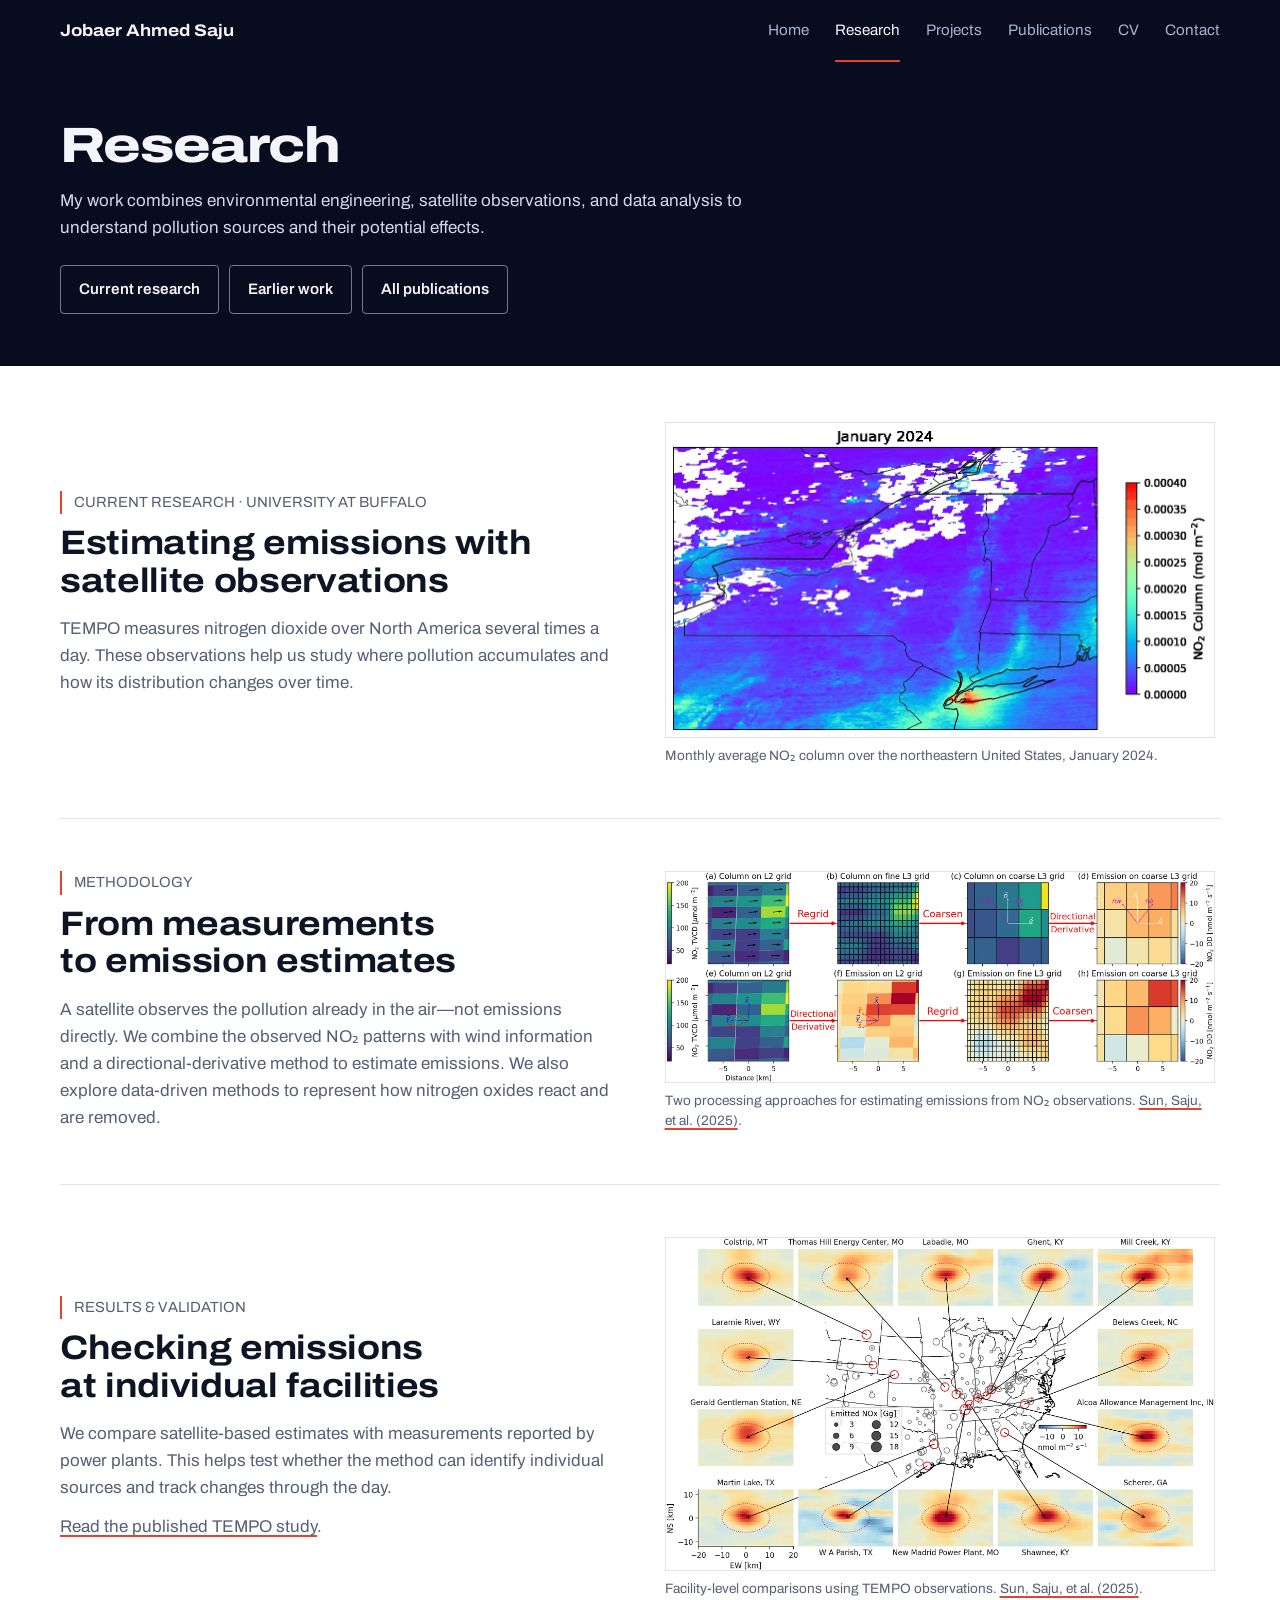
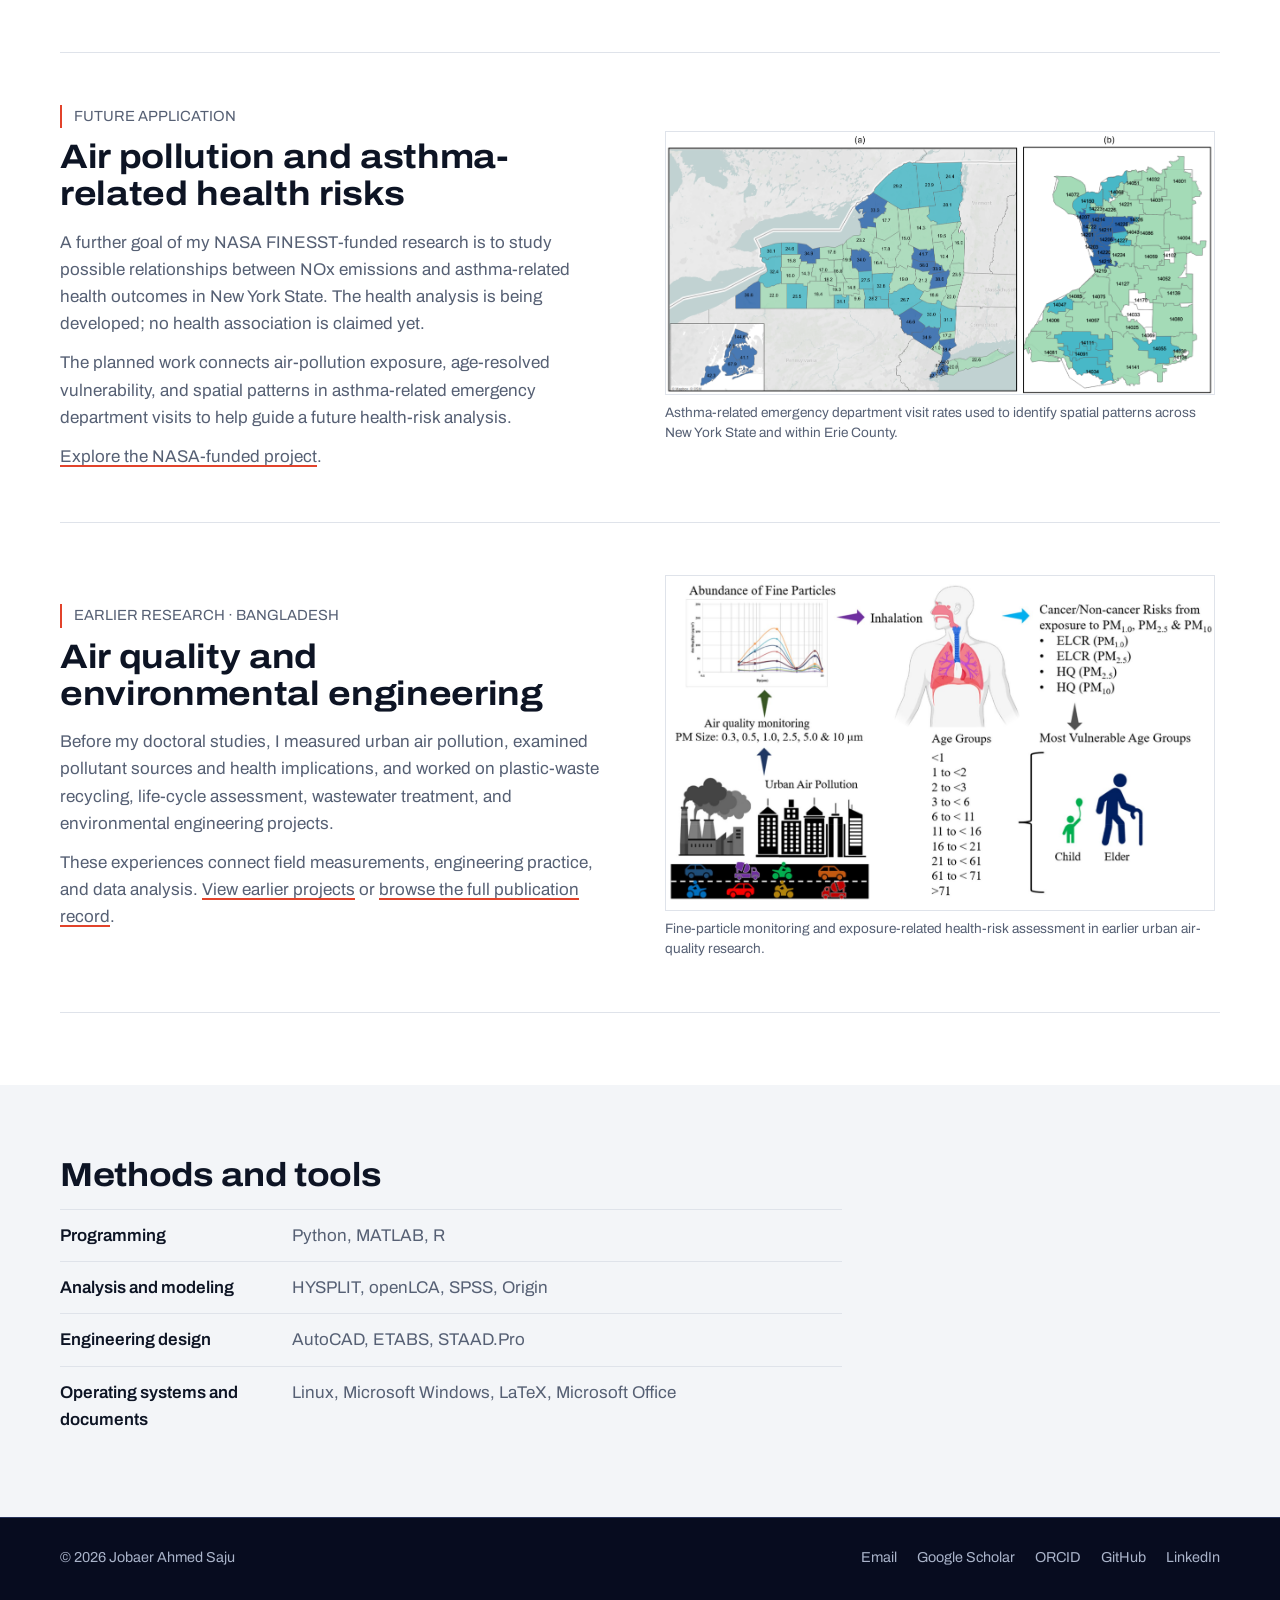
<file: research.html>
<!DOCTYPE html>

<html lang="en">
<head>
<meta charset="utf-8"/>
<meta content="width=device-width, initial-scale=1" name="viewport"/>
<meta content="Research of Jobaer Ahmed Saju: satellite-based NOx emissions, urban air quality, and plastic waste management." name="description"/>
<title>Research | Jobaer Ahmed Saju</title>
<link href="https://jasaju.com/research.html" rel="canonical"/>
<meta content="#070c1f" name="theme-color"/>
<meta content="website" property="og:type"/>
<meta content="https://jasaju.com/research.html" property="og:url"/>
<meta content="Research | Jobaer Ahmed Saju" property="og:title"/>
<link href="assets/css/style.css?v=20261116b" rel="stylesheet"/>
</head>
<body>
<a class="skip-link" href="#main-content">Skip to content</a>
<header class="site-header">
<div class="container nav-wrap">
<a aria-label="Home" class="brand" href="index.html"><span class="brand-copy"><strong>Jobaer Ahmed Saju</strong></span></a>
<button aria-controls="primary-navigation" aria-expanded="false" aria-label="Open navigation" class="menu-btn" type="button">☰</button>
<nav aria-label="Primary navigation" class="nav-links" id="primary-navigation">
<a href="index.html">Home</a><a href="research.html">Research</a><a href="projects.html">Projects</a><a href="publications.html">Publications</a><a href="cv.html">CV</a><a href="contact.html">Contact</a>
</nav>
</div>
</header>
<main id="main-content">
<section class="page-hero"><div class="container"><h1 class="page-title">Research</h1><p>My work combines environmental engineering, satellite observations, and data analysis to understand pollution sources and their potential effects.</p><div class="hero-buttons"><a class="btn secondary" href="#satellite">Current research</a><a class="btn secondary" href="#background">Earlier work</a><a class="btn secondary" href="publications.html">All publications</a></div></div></section>
<section class="section research-overview"><div class="container">
<article class="research-story" id="satellite"><div class="research-story-head"><p class="theme-when">CURRENT RESEARCH · UNIVERSITY AT BUFFALO</p><h2>Estimating emissions with satellite observations</h2><p>TEMPO measures nitrogen dioxide over North America several times a day. These observations help us study where pollution accumulates and how its distribution changes over time.</p></div><figure class="research-visual"><img alt="January 2024 NO2 map of New York and the northeastern United States" loading="lazy" src="assets/img/months/01.webp"/><figcaption>Monthly average NO₂ column over the northeastern United States, January 2024.</figcaption></figure></article>
<article class="research-story" id="methods"><div class="research-story-head"><p class="theme-when">METHODOLOGY</p><h2>From measurements to emission estimates</h2><p>A satellite observes the pollution already in the air—not emissions directly. We combine the observed NO₂ patterns with wind information and a directional-derivative method to estimate emissions. We also explore data-driven methods to represent how nitrogen oxides react and are removed.</p></div><figure class="research-visual"><a href="assets/img/fig-method.webp" rel="noopener" target="_blank"><img alt="Diagram comparing two ways to calculate emissions from satellite NO2 columns" loading="lazy" src="assets/img/fig-method.webp"/></a><figcaption>Two processing approaches for estimating emissions from NO₂ observations. <a href="https://doi.org/10.1029/2025JD044565" rel="noopener" target="_blank">Sun, Saju, et al. (2025)</a>.</figcaption></figure></article>
<article class="research-story" id="validation"><div class="research-story-head"><p class="theme-when">RESULTS &amp; VALIDATION</p><h2>Checking emissions at individual facilities</h2><p>We compare satellite-based estimates with measurements reported by power plants. This helps test whether the method can identify individual sources and track changes through the day.</p><p><a href="https://doi.org/10.1029/2025JD044565" rel="noopener" target="_blank">Read the published TEMPO study</a>.</p></div><figure class="research-visual"><a href="assets/img/fig-facilities.webp" rel="noopener" target="_blank"><img alt="National map and localized emissions patterns around selected US power plants" loading="lazy" src="assets/img/fig-facilities.webp"/></a><figcaption>Facility-level comparisons using TEMPO observations. <a href="https://doi.org/10.1029/2025JD044565" rel="noopener" target="_blank">Sun, Saju, et al. (2025)</a>.</figcaption></figure></article>
<article class="research-story" id="health"><div class="research-story-head"><p class="theme-when">FUTURE APPLICATION</p><h2>Air pollution and asthma-related health risks</h2><p>A further goal of my NASA FINESST-funded research is to study possible relationships between NOx emissions and asthma-related health outcomes in New York State. The health analysis is being developed; no health association is claimed yet.</p><p>The planned work connects air-pollution exposure, age-resolved vulnerability, and spatial patterns in asthma-related emergency department visits to help guide a future health-risk analysis.</p><p><a href="projects.html#finesst">Explore the NASA-funded project</a>.</p></div><figure class="research-visual"><img alt="Maps showing asthma-related emergency department visit rates across New York State and Erie County" loading="lazy" src="assets/img/nys-asthma-rates.png"/><figcaption>Asthma-related emergency department visit rates used to identify spatial patterns across New York State and within Erie County.</figcaption></figure></article>
<article class="research-story" id="background"><div class="research-story-head"><p class="theme-when">EARLIER RESEARCH · BANGLADESH</p><h2>Air quality and environmental engineering</h2><p>Before my doctoral studies, I measured urban air pollution, examined pollutant sources and health implications, and worked on plastic-waste recycling, life-cycle assessment, wastewater treatment, and environmental engineering projects.</p><p>These experiences connect field measurements, engineering practice, and data analysis. <a href="projects.html">View earlier projects</a> or <a href="publications.html">browse the full publication record</a>.</p></div><figure class="research-visual"><img alt="Conceptual workflow linking air quality monitoring, particulate exposure, age groups, and health risk assessment" loading="lazy" src="assets/img/health-risk-workflow.png"/><figcaption>Fine-particle monitoring and exposure-related health-risk assessment in earlier urban air-quality research.</figcaption></figure></article>
</div></section>
<section class="section alt"><div class="container"><h2 class="section-title">Methods and tools</h2><dl class="deflist"><div><dt>Programming</dt><dd>Python, MATLAB, R</dd></div><div><dt>Analysis and modeling</dt><dd>HYSPLIT, openLCA, SPSS, Origin</dd></div><div><dt>Engineering design</dt><dd>AutoCAD, ETABS, STAAD.Pro</dd></div><div><dt>Operating systems and documents</dt><dd>Linux, Microsoft Windows, LaTeX, Microsoft Office</dd></div></dl></div></section>
</main>
<footer class="footer"><div class="container footer-wrap"><div>© <span data-year=""></span> Jobaer Ahmed Saju</div><div class="footer-links"><a href="mailto:jobaerahmed.ce@gmail.com">Email</a><a href="https://scholar.google.com/citations?user=4zlqLX0AAAAJ" rel="noopener" target="_blank">Google Scholar</a><a href="https://orcid.org/0000-0002-6358-8871" rel="noopener" target="_blank">ORCID</a><a href="https://github.com/jobaerahmedsaju" rel="noopener" target="_blank">GitHub</a><a href="https://www.linkedin.com/in/jobaerahmed/" rel="noopener" target="_blank">LinkedIn</a></div></div></footer>
<script src="assets/js/main.js?v=20261116b"></script>
</body>
</html>
</file>
<file: assets/css/style.css>
@font-face { font-family: "Archivo"; src: url("../fonts/archivo-latin-wdth-normal.woff2") format("woff2"); font-weight: 100 900; font-stretch: 62% 125%; font-style: normal; font-display: swap; }
@font-face { font-family: "Archivo"; src: url("../fonts/archivo-latin-wdth-italic.woff2") format("woff2"); font-weight: 100 900; font-stretch: 62% 125%; font-style: italic; font-display: swap; }

:root {
  --night: #070c1f;
  --night-2: #101938;
  --on-night: #f3f5fa;
  --on-night-muted: #a9b3c9;
  --white: #ffffff;
  --mist: #f3f5f8;
  --ink: #0d1424;
  --muted: #566074;
  --line: #dfe3ea;
  --scan: #e2432b;
  --scan-text: #c2321c;
  --font: "Archivo", "Helvetica Neue", Arial, sans-serif;
  --max: 1160px;
}

* { box-sizing: border-box; }
html { -webkit-text-size-adjust: 100%; }
body { margin: 0; color: var(--ink); background: var(--white); font-family: var(--font); font-size: 1.0625rem; line-height: 1.6; }
img, video { max-width: 100%; display: block; }
h1, h2, h3 { margin: 0; font-weight: 700; font-stretch: 112%; line-height: 1.1; letter-spacing: -.01em; text-wrap: balance; }
p { margin: 0; }
a { color: inherit; text-decoration: none; }
main a:not(.btn):not(.small-btn):not(.tag) { text-decoration: underline; text-decoration-color: var(--scan); text-decoration-thickness: 2px; text-underline-offset: 3px; }
main a:not(.btn):not(.small-btn):not(.tag):hover { color: var(--scan-text); }
:focus-visible { outline: 2px solid var(--scan); outline-offset: 3px; }
.container { width: min(var(--max), calc(100% - 48px)); margin-inline: auto; }

/* Header: dark on every page */
.site-header { position: sticky; top: 0; z-index: 50; background: var(--night); color: var(--on-night); }
.nav-wrap { min-height: 60px; display: flex; align-items: center; justify-content: space-between; gap: 24px; }
.brand-mark, .brand-copy small { display: none; }
.brand-copy strong { font-weight: 700; font-stretch: 112%; font-size: 1.05rem; }
.nav-links { display: flex; gap: 26px; font-size: .95rem; }
.nav-links a { padding: 18px 0; color: var(--on-night-muted); border-bottom: 2px solid transparent; }
.nav-links a:hover { color: var(--on-night); }
.nav-links a.active { color: var(--on-night); border-bottom-color: var(--scan); }
.menu-btn { display: none; width: 44px; height: 44px; border: 1px solid #2a355a; background: transparent; border-radius: 4px; color: var(--on-night); font-size: 1.2rem; cursor: pointer; }

/* Home hero: text panel beside the scan animation */
.hero { background: var(--night); color: var(--on-night); }
.hero-grid { display: grid; grid-template-columns: minmax(0, 1fr) minmax(0, 1fr); min-height: min(680px, calc(100vh - 60px)); }
.hero-copy { display: flex; flex-direction: column; justify-content: center; padding: 56px 40px 56px max(24px, calc((100vw - var(--max)) / 2)); }
.hero-id { color: var(--on-night-muted); font-size: .98rem; margin-bottom: 22px; padding-left: 14px; border-left: 2px solid var(--scan); line-height: 1.45; }
.hero-id strong { display: block; color: var(--on-night); font-weight: 600; }
.hero h1 { font-size: clamp(1.9rem, 3vw, 2.65rem); font-weight: 800; font-stretch: 110%; line-height: 1.02; letter-spacing: -.02em; }
.hero-copy > p { margin-top: 22px; color: #d3d9e6; max-width: 30em; }
.hero-buttons { display: flex; flex-wrap: wrap; gap: 10px; margin-top: 30px; }
.scan { position: relative; min-height: 320px; overflow: hidden; }
.scan video { position: absolute; inset: 0; width: 100%; height: 100%; object-fit: cover; object-position: 62% 30%; }
.scan::before { content: ""; position: absolute; inset: 0 auto 0 0; width: 22%; z-index: 1; background: linear-gradient(90deg, var(--night), rgba(7, 12, 31, 0)); pointer-events: none; }
.scan-note { position: absolute; z-index: 2; right: 16px; bottom: 14px; left: 16px; display: flex; justify-content: flex-end; align-items: flex-end; gap: 12px; color: #dfe4ee; text-shadow: 0 1px 3px #000; }
.scan-credit { display: flex; flex-direction: column; align-items: flex-end; gap: 2px; max-width: min(32rem, 100%); }
.scan-title { font-size: .98rem; font-weight: 600; line-height: 1.25; }
.scan-source { font-size: .88rem; line-height: 1.25; color: #cfd7e6; }
.scan-toggle { font: inherit; font-size: .92rem; color: var(--on-night); background: rgba(7, 12, 31, .7); border: 1px solid rgba(255, 255, 255, .35); border-radius: 4px; padding: 5px 10px; cursor: pointer; }
.scan-toggle:hover { border-color: #fff; }

.btn { display: inline-flex; align-items: center; padding: 11px 18px; border-radius: 4px; border: 1px solid var(--ink); font-weight: 600; font-size: .95rem; }
.btn.primary { background: var(--ink); color: #fff; }
.btn.primary:hover { background: var(--scan-text); border-color: var(--scan-text); }
.btn.secondary { color: var(--ink); }
.btn.secondary:hover { background: var(--mist); }
.hero .btn, .page-hero .btn { border-color: rgba(255, 255, 255, .45); color: var(--on-night); }
.hero .btn.primary, .page-hero .btn.primary { background: var(--on-night); border-color: var(--on-night); color: var(--night); }
.hero .btn.primary:hover, .page-hero .btn.primary:hover { background: #fff; }
.hero .btn.secondary:hover, .page-hero .btn.secondary:hover { background: rgba(255, 255, 255, .1); border-color: #fff; }
.small-btn { display: inline-flex; padding: 8px 12px; border: 1px solid var(--line); border-radius: 4px; font-size: .88rem; font-weight: 600; }
.small-btn:hover { border-color: var(--ink); }

/* Pipeline: from scan to source */
.pipeline { padding: 88px 0 24px; }
.pipeline-intro { max-width: 40em; margin-bottom: 20px; }
.pipeline-intro h2 { font-size: clamp(1.9rem, 3.2vw, 2.7rem); font-weight: 800; font-stretch: 120%; margin-bottom: 14px; }
.pipeline-intro p { color: var(--muted); }
.step { padding: 48px 0 56px; border-top: 1px solid var(--line); }
.step:first-of-type { border-top: 0; }
.step-head { display: grid; grid-template-columns: 4.5rem minmax(0, 22rem) minmax(0, 1fr); gap: 0 28px; align-items: start; margin-bottom: 28px; }
.step-num { font-size: 3.2rem; font-weight: 800; font-stretch: 125%; line-height: .9; color: var(--scan); }
.step-head h3 { font-size: 1.55rem; }
.step-head p { color: var(--muted); max-width: 38em; }
.step figure { margin: 0; }
.step figcaption { margin-top: 10px; color: var(--muted); font-size: .86rem; max-width: 60em; }
.fig-scroll { display: block; overflow-x: auto; }
.fig-scroll img { width: 100%; height: auto; }

.months { display: grid; grid-template-columns: minmax(0, 1fr) 15rem; gap: 28px; align-items: center; }
.months img { width: 100%; height: auto; }
.months-controls label { display: block; font-weight: 600; margin-bottom: 4px; }
.months-controls output { display: block; font-size: 1.9rem; font-weight: 800; font-stretch: 120%; line-height: 1.1; margin-bottom: 12px; }
.months-controls input[type="range"] { width: 100%; accent-color: var(--scan); }
.months-ticks { display: flex; justify-content: space-between; color: var(--muted); font-size: .8rem; }
.months-controls button { margin-top: 14px; font: inherit; font-weight: 600; font-size: .92rem; padding: 8px 14px; border: 1px solid var(--ink); border-radius: 4px; background: var(--white); color: var(--ink); cursor: pointer; }
.months-controls button:hover { background: var(--mist); }

/* About band */
.about { background: var(--night); color: var(--on-night); padding: 80px 0; margin-top: 40px; }
.about-grid { display: grid; grid-template-columns: 168px minmax(0, 1fr) minmax(0, 20rem); gap: 44px; align-items: start; }
.avatar { width: 168px; height: 168px; border-radius: 4px; object-fit: cover; background: var(--night-2); font-size: 0; }
.about h2 { font-size: 1.9rem; margin-bottom: 14px; }
.about p { color: #d3d9e6; max-width: 36em; }
.about p + p { margin-top: 12px; }
.about a { text-decoration-color: var(--scan) !important; }
.about a:hover { color: #fff !important; }
.facts { margin: 0; }
.facts div { padding: 12px 0; border-top: 1px solid #27325a; }
.facts div:last-child { border-bottom: 1px solid #27325a; }
.facts dt { font-weight: 600; }
.facts dd { margin: 0; color: var(--on-night-muted); font-size: .93rem; }

/* Generic sections (shared with inner pages) */
.section { padding: 72px 0; }
.section.alt { background: var(--mist); }
.section-kicker { color: var(--muted); font-size: .9rem; margin-bottom: 6px; }
.section-title { font-size: clamp(1.6rem, 2.6vw, 2.1rem); margin-bottom: 14px; }
.section-lead { color: var(--muted); max-width: 42em; margin-bottom: 32px; }
.grid-3 { display: grid; grid-template-columns: repeat(3, 1fr); gap: 36px; margin-top: 32px; }
.grid-2 { display: grid; grid-template-columns: repeat(2, 1fr); gap: 36px 48px; margin-top: 32px; }
.section > .container > .grid-3:first-child, .section > .container > .grid-2:first-child { margin-top: 0; }
.card { border-top: 3px solid var(--ink); padding-top: 14px; }
.card h3 { font-size: 1.15rem; line-height: 1.25; margin-bottom: 8px; }
.card p { color: var(--muted); font-size: .97rem; }
.card .icon { display: none; }
.card .meta { color: var(--muted); font-size: .85rem; margin-bottom: 6px; }
.stats { display: grid; grid-template-columns: repeat(4, 1fr); gap: 24px; margin-top: 32px; }
.stat { border-top: 1px solid var(--line); padding-top: 12px; }
.stat strong { display: block; font-size: 2rem; font-weight: 800; font-stretch: 120%; line-height: 1.1; }
.stat span { color: var(--muted); font-size: .88rem; }

.paper-list { list-style: none; margin: 24px 0 0; padding: 0; }
.paper-list li { display: grid; grid-template-columns: 7rem minmax(0, 1fr); gap: 4px 24px; padding: 20px 0; border-top: 1px solid var(--line); }
.paper-list .kind { color: var(--muted); font-size: .92rem; font-variant-numeric: tabular-nums; line-height: 1.45; }
.paper-list h3 { font-size: 1.2rem; line-height: 1.25; margin-bottom: 4px; }
.paper-list p { color: var(--muted); font-size: .97rem; }
.more { margin-top: 24px; }

.pub-list { display: grid; }
.pub { padding: 18px 0; border-top: 1px solid var(--line); }
.pub-title { font-weight: 700; font-size: 1.05rem; line-height: 1.3; }
.pub-authors, .pub-journal { color: var(--muted); font-size: .95rem; }
.pub-links { display: flex; flex-wrap: wrap; gap: 6px; margin-top: 10px; }
.tag, .tag.orange { display: inline-flex; padding: 2px 9px; border: 1px solid var(--line); border-radius: 3px; background: var(--white); color: var(--muted); font-size: .8rem; }
a.tag { color: var(--ink); font-weight: 600; border-color: var(--ink); }
a.tag:hover { background: var(--ink); color: #fff; }

/* Inner page headers continue the dark header */
.page-hero { background: var(--night); color: var(--on-night); padding: 56px 0 52px; }
.page-hero .section-kicker { color: var(--on-night-muted); padding-left: 12px; border-left: 2px solid var(--scan); margin-bottom: 14px; }
.page-title { font-size: clamp(2rem, 4vw, 3.1rem); font-weight: 800; font-stretch: 122%; letter-spacing: -.02em; margin-bottom: 14px; max-width: 18em; }
.page-hero p { color: #d3d9e6; max-width: 42em; }
main.page-hero a.btn.primary { background: var(--on-night); color: var(--night); }

.timeline { margin-top: 24px; }
.timeline-item { display: grid; grid-template-columns: 9.5rem minmax(0, 1fr); gap: 4px 24px; padding: 18px 0; border-top: 1px solid var(--line); }
.timeline-item .when { grid-row: span 2; color: var(--muted); font-size: .95rem; font-variant-numeric: tabular-nums; }
.timeline-item h3 { font-size: 1.12rem; line-height: 1.25; }
.timeline-item p { color: var(--muted); font-size: .97rem; grid-column: 2; }
.skill-cloud { display: flex; flex-wrap: wrap; gap: 8px; margin-top: 20px; }
.skill { padding: 5px 12px; border: 1px solid var(--line); border-radius: 3px; background: var(--white); font-size: .9rem; }
.contact-grid { display: grid; grid-template-columns: 1fr 1fr; gap: 48px; }
.contact-row { display: flex; gap: 16px; padding: 14px 0; border-bottom: 1px solid var(--line); }
.contact-row:last-child { border-bottom: 0; }
.contact-row strong { min-width: 8rem; font-weight: 600; }
.contact-row span { color: var(--muted); }

.footer { background: var(--night); color: var(--on-night-muted); padding: 28px 0 36px; font-size: .9rem; border-top: 1px solid #27325a; }
.footer-wrap { display: flex; justify-content: space-between; gap: 20px; flex-wrap: wrap; }
.footer-links { display: flex; gap: 20px; }
.footer a:hover { color: #fff; text-decoration: underline; }

@media (max-width: 980px) {
  .hero-grid { grid-template-columns: 1fr; min-height: 0; }
  .hero-copy { padding: 44px 24px 40px; order: 2; }
  .scan { aspect-ratio: 16 / 10; min-height: 0; order: 1; }
  .scan::before { display: none; }
  .step-head { grid-template-columns: 3.5rem minmax(0, 1fr); }
  .step-head p { grid-column: 2; margin-top: 8px; }
  .months { grid-template-columns: 1fr; gap: 16px; }
  .about-grid { grid-template-columns: 120px minmax(0, 1fr); gap: 28px; }
  .avatar { width: 120px; height: 120px; }
  .facts { grid-column: 1 / -1; }
  .grid-3 { grid-template-columns: 1fr; gap: 28px; }
  .stats { grid-template-columns: 1fr 1fr; }
}

@media (max-width: 760px) {
  .container { width: calc(100% - 36px); }
  .scan-note { left: 12px; right: 12px; bottom: 10px; gap: 8px; }
  .scan-title { font-size: .92rem; }
  .scan-source { font-size: .8rem; }
  .hero-copy { padding-inline: 18px; }
  .menu-btn { display: block; }
  .nav-links { position: absolute; top: 100%; left: 0; right: 0; display: none; flex-direction: column; gap: 0; background: var(--night); border-top: 1px solid #27325a; padding: 6px 18px 12px; }
  .nav-links.open { display: flex; }
  .nav-links a { padding: 12px 0; border-bottom: 0; }
  .nav-links a.active { font-weight: 700; }
  .pipeline { padding-top: 56px; }
  .step { padding: 36px 0 40px; }
  .step-num { font-size: 2.4rem; }
  .fig-scroll img { min-width: 680px; }
  .about { padding: 56px 0; }
  .about-grid { grid-template-columns: 1fr; }
  .grid-2, .contact-grid { grid-template-columns: 1fr; }
  .contact-grid { gap: 0; }
  .section { padding: 52px 0; }
  .paper-list li, .timeline-item { grid-template-columns: 1fr; gap: 2px; }
  .timeline-item p { grid-column: 1; }
  .contact-row { flex-direction: column; gap: 2px; }
}

@media (prefers-reduced-motion: reduce) {
  html { scroll-behavior: auto; }
}

.page-hero .stat { border-top-color: #27325a; }
.page-hero .stat span { color: var(--on-night-muted); }
main.page-hero .section-kicker { border-left: 0; padding-left: 0; }

/* ---- Inner pages, second pass ---- */
.page-hero .hero-buttons { margin-top: 24px; }
.plain-list { margin: 0; padding-left: 1.2em; max-width: 52em; }
.plain-list li { padding: 4px 0; }
.cv-section { padding: 52px 0; }
.cv-section .timeline, .cv-section .paper-list { margin-top: 12px; }
.timeline-item p:empty { display: none; }

.deflist { margin: 16px 0 0; max-width: 46em; }
.deflist div { display: grid; grid-template-columns: 13rem minmax(0, 1fr); gap: 4px 24px; padding: 12px 0; border-top: 1px solid var(--line); }
.deflist dt { font-weight: 600; }
.deflist dd { margin: 0; color: var(--muted); }

/* Publications */
.pub-section { padding-top: 40px; }
.pub-filters { padding: 20px 0 8px; border-bottom: 2px solid var(--ink); margin-bottom: 8px; }
.filter-row { display: flex; flex-wrap: wrap; align-items: center; gap: 8px; margin-bottom: 12px; }
.filter-label { width: 4.2rem; font-weight: 600; font-size: .92rem; }
.filter-row button { font: inherit; font-size: .9rem; padding: 6px 12px; border: 1px solid var(--line); border-radius: 999px; background: var(--white); color: var(--ink); cursor: pointer; }
.filter-row button span { color: var(--muted); font-variant-numeric: tabular-nums; margin-left: 2px; }
.filter-row button:hover { border-color: var(--ink); }
.filter-row button[aria-pressed="true"] { background: var(--ink); border-color: var(--ink); color: #fff; }
.filter-row button[aria-pressed="true"] span { color: #c4cbd9; }
.filter-row input[type="search"] { font: inherit; font-size: .95rem; padding: 8px 12px; border: 1px solid var(--line); border-radius: 4px; width: min(22rem, 100%); color: var(--ink); }
.filter-row input[type="search"]:focus { border-color: var(--ink); outline-offset: 1px; }
.pub-count { color: var(--muted); font-size: .9rem; margin-left: 8px; }
.pub-year { display: grid; grid-template-columns: 6rem minmax(0, 1fr); gap: 0 24px; border-top: 1px solid var(--line); padding: 8px 0; }
.pub-year:first-of-type { border-top: 0; }
.pub-year > h2 { font-size: 1.5rem; font-weight: 800; font-stretch: 120%; padding-top: 18px; position: sticky; top: 76px; align-self: start; }
.pubs { list-style: none; margin: 0; padding: 0; }
.pub-item { padding: 18px 0; border-top: 1px solid var(--line); }
.pub-item:first-child, .pub-item.first-visible { border-top: 0; }
.pub-item h3 { font-size: 1.1rem; line-height: 1.3; font-stretch: 105%; margin-bottom: 4px; }
.pub-item p { font-size: .95rem; color: var(--muted); }
.pub-item .pub-authors strong { color: var(--ink); font-weight: 600; }
.pub-meta { display: flex; flex-wrap: wrap; gap: 4px 16px; margin-top: 6px; font-size: .88rem !important; }
.pub-meta span { color: var(--ink); }
.pub-empty { padding: 40px 0; color: var(--muted); }
[hidden] { display: none !important; }

/* Research themes */
.theme { display: grid; grid-template-columns: minmax(0, 5fr) minmax(0, 6fr); gap: 20px 56px; padding: 56px 0; border-top: 1px solid var(--line); scroll-margin-top: 70px; }
.theme:first-child { border-top: 0; padding-top: 0; }
.theme-head { grid-column: 1 / -1; }
.theme-when { color: var(--muted); font-size: .92rem; padding-left: 12px; border-left: 2px solid var(--scan); margin-bottom: 10px; }
.theme-head h2 { font-size: clamp(1.6rem, 2.8vw, 2.2rem); font-weight: 800; font-stretch: 118%; }
.theme-body p + p { margin-top: 12px; }
.theme-fig { margin: 24px 0 0; }
.theme-fig img { width: 100%; height: auto; border: 1px solid var(--line); }
.theme-fig figcaption { margin-top: 8px; font-size: .85rem; color: var(--muted); }
.theme-pubs > h3 { font-size: 1rem; font-stretch: 100%; margin-bottom: 4px; }
.theme-pubs .paper-list { margin-top: 0; }
.theme-pubs .paper-list li { grid-template-columns: 3.2rem minmax(0, 1fr); gap: 4px 12px; padding: 14px 0; }
.theme-pubs .paper-list li:first-child { border-top: 0; }
.theme-pubs .paper-list h3 { font-size: 1.02rem; font-stretch: 102%; }
.theme-pubs .paper-list p { font-size: .9rem; }

/* Projects */
.project { display: grid; grid-template-columns: 17rem minmax(0, 1fr); gap: 16px 48px; padding: 48px 0; border-top: 1px solid var(--line); scroll-margin-top: 70px; }
.project:first-child { border-top: 0; padding-top: 0; }
.project-side dl { margin: 0; }
.project-side dl div { padding: 8px 0; border-top: 1px solid var(--line); }
.project-side dt { font-size: .82rem; color: var(--muted); }
.project-side dd { margin: 0; font-size: .95rem; }
.project-main h2 { font-size: clamp(1.3rem, 2.2vw, 1.7rem); line-height: 1.2; margin-bottom: 12px; }
.project-main > p { max-width: 44em; }
.project-out { margin-top: 20px; }
.project-out h3 { font-size: 1rem; font-stretch: 100%; margin-bottom: 6px; }
.project-out ul { margin: 0; padding-left: 1.2em; }
.project-out li { padding: 3px 0; }
.project-out li span { color: var(--muted); font-size: .9rem; }

@media (max-width: 980px) {
  .theme { grid-template-columns: 1fr; padding: 40px 0; }
  .project { grid-template-columns: 1fr; padding: 36px 0; }
  .project-side { order: 2; }
}
@media (max-width: 760px) {
  .pub-year { grid-template-columns: 1fr; }
  .pub-year > h2 { position: static; padding-top: 14px; }
  .filter-label { width: 100%; }
  .deflist div { grid-template-columns: 1fr; }
  .pub-count { margin-left: 0; width: 100%; }
}

/* Full publication lists on Research and CV */
.theme-pubs > h3 { margin-top: 28px; padding-bottom: 6px; border-bottom: 2px solid var(--ink); }
.theme-pubs > h3:first-child { margin-top: 0; }
.theme-body { align-self: start; position: sticky; top: 84px; }
.paper-list .note { display: block; color: var(--ink); font-size: .85rem; margin-top: 2px; }
.cv-sub { font-size: 1.1rem; margin-top: 32px; padding-bottom: 6px; border-bottom: 2px solid var(--ink); }
.cv-sub:first-of-type { margin-top: 8px; }
.cv-section .cv-sub + .paper-list { margin-top: 0; }
.cv-section .cv-sub + .paper-list li:first-child { border-top: 0; }
.cv-section .paper-list li { grid-template-columns: 4rem minmax(0, 1fr); padding: 14px 0; }
.cv-section .paper-list h3 { font-size: 1.05rem; font-stretch: 103%; }
@media (max-width: 980px) { .theme-body { position: static; } }
@media (max-width: 760px) { .cv-section .paper-list li, .theme-pubs .paper-list li { grid-template-columns: 1fr; } }

/* Research page, third pass: description on top, publications full width below */
.theme { display: block; }
.theme-head { margin-bottom: 18px; }
.theme-body { position: static; display: grid; grid-template-columns: minmax(0, 1fr) minmax(0, 27rem); gap: 0 56px; align-items: start; margin-bottom: 36px; }
.theme-body > p { grid-column: 1; max-width: 42em; }
.theme-body > .theme-fig { grid-column: 2; grid-row: 1 / span 6; margin: 4px 0 0; }
.theme-pubs > h3 { font-size: 1.05rem; }
.theme-pubs .paper-list li { grid-template-columns: 4.5rem minmax(0, 1fr); gap: 4px 24px; padding: 14px 0; }
.theme-pubs .paper-list h3 { font-size: 1.08rem; max-width: 46em; text-wrap: pretty; }
.theme-pubs .paper-list p { font-size: .93rem; max-width: 62em; }
@media (max-width: 980px) {
  .theme-body { grid-template-columns: 1fr; }
  .theme-body > .theme-fig { grid-column: 1; grid-row: auto; margin-top: 20px; }
}
@media (max-width: 760px) { .theme-pubs .paper-list li { grid-template-columns: 1fr; gap: 2px; } }

/* Small usability improvements; intentionally preserve the source design */
.skip-link { position: fixed; top: -100px; left: 16px; z-index: 1000; padding: 10px 16px; background: #fff; color: #070c1f; font-weight: 700; border: 2px solid #e2432b; }
.skip-link:focus { top: 12px; }
html { scroll-padding-top: 84px; }
body { overflow-wrap: break-word; }
#month-img { background: #f3f5f8; }
@media (max-width: 760px) {
  .nav-links { max-height: calc(100dvh - 60px); overflow-y: auto; }
  .hero-id { line-height: 1.55; }
  .step-head p { max-width: 65ch; }
}
@media (prefers-reduced-motion: reduce) { html { scroll-behavior: auto; } }

/* NASA-funded research identification: only shown beside specific FINESST content. */
.nasa-grantee-block { margin: 20px 0 0; padding: 18px; border: 1px solid var(--line, #c5cdd2); border-radius: 8px; background: #fff; color: #263445; display:flex; align-items:center; gap:22px; max-width:850px; }
.nasa-grantee-block a { flex: 0 0 auto; display:block; max-width:138px; }
.nasa-grantee-block img { display:block; height:auto; width:100%; max-width:138px; }
.nasa-grantee-block figcaption { font-size: .75rem; line-height:1.55; color:#3f4a58; }
.project-side .nasa-grantee-block { display:block; padding:12px; }
.project-side .nasa-grantee-block a { margin:0 auto 12px; }
.project-side .nasa-grantee-block figcaption { font-size:.69rem; }
@media(max-width:620px){.nasa-grantee-block{display:block; padding:15px}.nasa-grantee-block a{margin:0 auto 12px}.nasa-grantee-block figcaption{font-size:.72rem}}

/* Clear distinction between funded objectives, available outputs, and ongoing work */
.project-objectives { margin: 6px 0 20px; padding-left: 1.35em; }
.project-objectives li { margin: 0 0 9px; padding-left: 3px; }
.project-out h3:not(:first-child) { margin-top: 20px; }
.project-out .output-note { margin: 6px 0 10px; color: var(--muted); font-size: .94rem; }

/* Funding presentation: unclutter the logo while retaining NASA's required attribution. */
.nasa-grantee-block, .project-side .nasa-grantee-block { border: 0; padding: 0; background: transparent; margin: 16px 0 0; max-width: none; display:block; }
.nasa-grantee-block a, .project-side .nasa-grantee-block a { margin: 0; max-width: 132px; display: block; }
.nasa-grantee-block img { width: 132px; max-width: 100%; height: auto; }
.nasa-disclaimer { font-size: .71rem; line-height: 1.6; color: var(--muted, #667085); max-width: 860px; padding-top: 12px; margin: 20px 0 0; border-top: 1px solid var(--line, #d9dee5); }
.project > .nasa-disclaimer { grid-column: 1 / -1; margin-top: 0; }
@media (max-width: 650px) { .nasa-grantee-block img { width: 112px; } .nasa-disclaimer { font-size:.7rem; } }

/* Nov 2026: make source credit noticeably subordinate to the caption */
.scan-title { font-size: 1.03rem; font-weight: 700; line-height: 1.25; }
.scan-source { font-size: .73rem; font-weight: 400; opacity: .83; line-height: 1.3; }
.scan-source a { text-decoration: none !important; color: inherit; border-bottom: 1px solid rgba(255,255,255,.45); text-decoration-color: transparent !important; }
.scan-source a:hover { color: #fff !important; border-color: #fff; }
@media (max-width: 760px) { .scan-title { font-size: .88rem; } .scan-source { font-size: .67rem; } }

/* Research page: concepts and figures, not another bibliography */
.research-overview { padding-top: 32px; }
.research-story { display: grid; grid-template-columns: minmax(0, 0.9fr) minmax(0, 1.1fr); align-items: center; gap: 48px; padding: 52px 0; border-bottom: 1px solid var(--line); scroll-margin-top: 80px; }
.research-story:first-child { padding-top: 24px; }
.research-story h2 { font-size: clamp(1.55rem, 2.65vw, 2.2rem); margin-bottom: 16px; }
.research-story-head > p:not(.theme-when) { max-width: 40rem; color: var(--muted); margin-top: 12px; }
.research-visual { margin: 0; min-width: 0; }
.research-visual img { border: 1px solid var(--line); width: 100%; height: auto; }
.research-visual figcaption { margin-top: 8px; font-size: .82rem; color: var(--muted); }
.research-story-text { grid-template-columns: minmax(0, 1fr); }
.research-visual-stack { display: grid; gap: 18px; align-content: start; }
.research-visual-stack figure { margin: 0; }
@media (max-width: 850px) { .research-story { grid-template-columns: 1fr; gap: 24px; padding: 36px 0; } }
.project-detail { margin-top: 12px; font-size: .94rem; color: var(--muted); }
.project-resource { margin-top: 22px; font-size: .95rem; }

/* Named industry/project details */
.project-subhead { font-size: 1rem; margin: 1.1rem 0 .3rem; font-weight: 700; line-height: 1.3; }
.project-subhead + .project-detail { margin-top: 0; }


/* Publications: coherent editorial column and equal visual treatment of all titles. */
.pub-section > .container { max-width: 1080px; }
.pub-year { grid-template-columns: 9rem minmax(0, 1fr); gap: 0 2rem; }
.pub-year > h2 { font-size: 1.45rem; line-height: 1.18; max-width: 9rem; }
.pub-item { padding-block: 22px; }
.pub-item h3 { max-width: 66ch; font-size: 1.1rem; font-weight: 700; font-stretch: 105%; line-height: 1.38; letter-spacing: -.006em; text-wrap: pretty; }
.pub-item h3 a,
main .pub-item h3 a:not(.btn):not(.small-btn):not(.tag) {
  color: var(--ink);
  text-decoration: none;
  text-decoration-color: transparent;
}
.pub-item h3 a:hover,
main .pub-item h3 a:not(.btn):not(.small-btn):not(.tag):hover {
  color: var(--ink);
  text-decoration: underline;
  text-decoration-color: var(--scan);
  text-decoration-thickness: 1.5px;
  text-underline-offset: 3px;
}
.pub-item .pub-authors, .pub-item .pub-venue, .pub-item .pub-meta { max-width: 74ch; }
@media (max-width: 760px) {
  .pub-year { grid-template-columns: 1fr; gap: 0; }
  .pub-year > h2 { max-width: none; }
  .pub-item { padding-block: 18px; }
  .pub-item h3 { font-size: 1.08rem; }
}

/* Compact homepage research overview: full scientific figures belong on Research page. */
.pipeline-compact { padding: 74px 0 80px; }
.pipeline-compact .pipeline-intro { max-width: 45rem; margin-bottom: 32px; }
.pipeline-compact .section-kicker { color: var(--scan-text); font-weight: 700; letter-spacing: .06em; font-size: .78rem; margin-bottom: 12px; }
.pipeline-compact .pipeline-intro h2 { max-width: 19ch; }
.research-path { display: grid; grid-template-columns: repeat(3,minmax(0,1fr)); gap: 0; border-top: 1px solid var(--line); border-bottom: 1px solid var(--line); }
.path-item { padding: 25px 28px 30px 0; }
.path-item + .path-item { padding-left: 28px; border-left: 1px solid var(--line); }
.path-number { display: block; color: var(--scan-text); font-size: .84rem; font-weight: 700; margin-bottom: 18px; }
.path-item h3 { font-size: 1.38rem; margin-bottom: 10px; }
.path-item p { font-size: .98rem; color: var(--muted); max-width: 26ch; }
.research-link { display: inline-block; margin-top: 24px; font-weight: 700; font-size: .95rem; }
@media (max-width: 760px) {
  .pipeline-compact { padding: 52px 0 60px; }
  .research-path { grid-template-columns: 1fr; }
  .path-item, .path-item + .path-item { padding: 22px 0; border-left: 0; }
  .path-item + .path-item { border-top: 1px solid var(--line); }
  .path-number { margin-bottom: 8px; }
  .path-item p { max-width: 36ch; }
}

/* Research visual system: consistent display width without cropping scientific figures. */
.research-overview .research-story { grid-template-columns: minmax(0, 1fr) minmax(0, 1fr); gap: clamp(24px, 3vw, 44px); }
.research-overview .research-visual { width: 100%; max-width: 550px; justify-self: center; }
.research-overview .research-visual img { display: block; width: 100%; height: auto; object-fit: contain; }
.research-overview .research-visual figcaption { font-size: .85rem; line-height: 1.5; }
@media (max-width: 850px) {
  .research-overview .research-story { grid-template-columns: 1fr; }
  .research-overview .research-visual { width: 100%; max-width: 550px; justify-self: start; }
}
</file>
